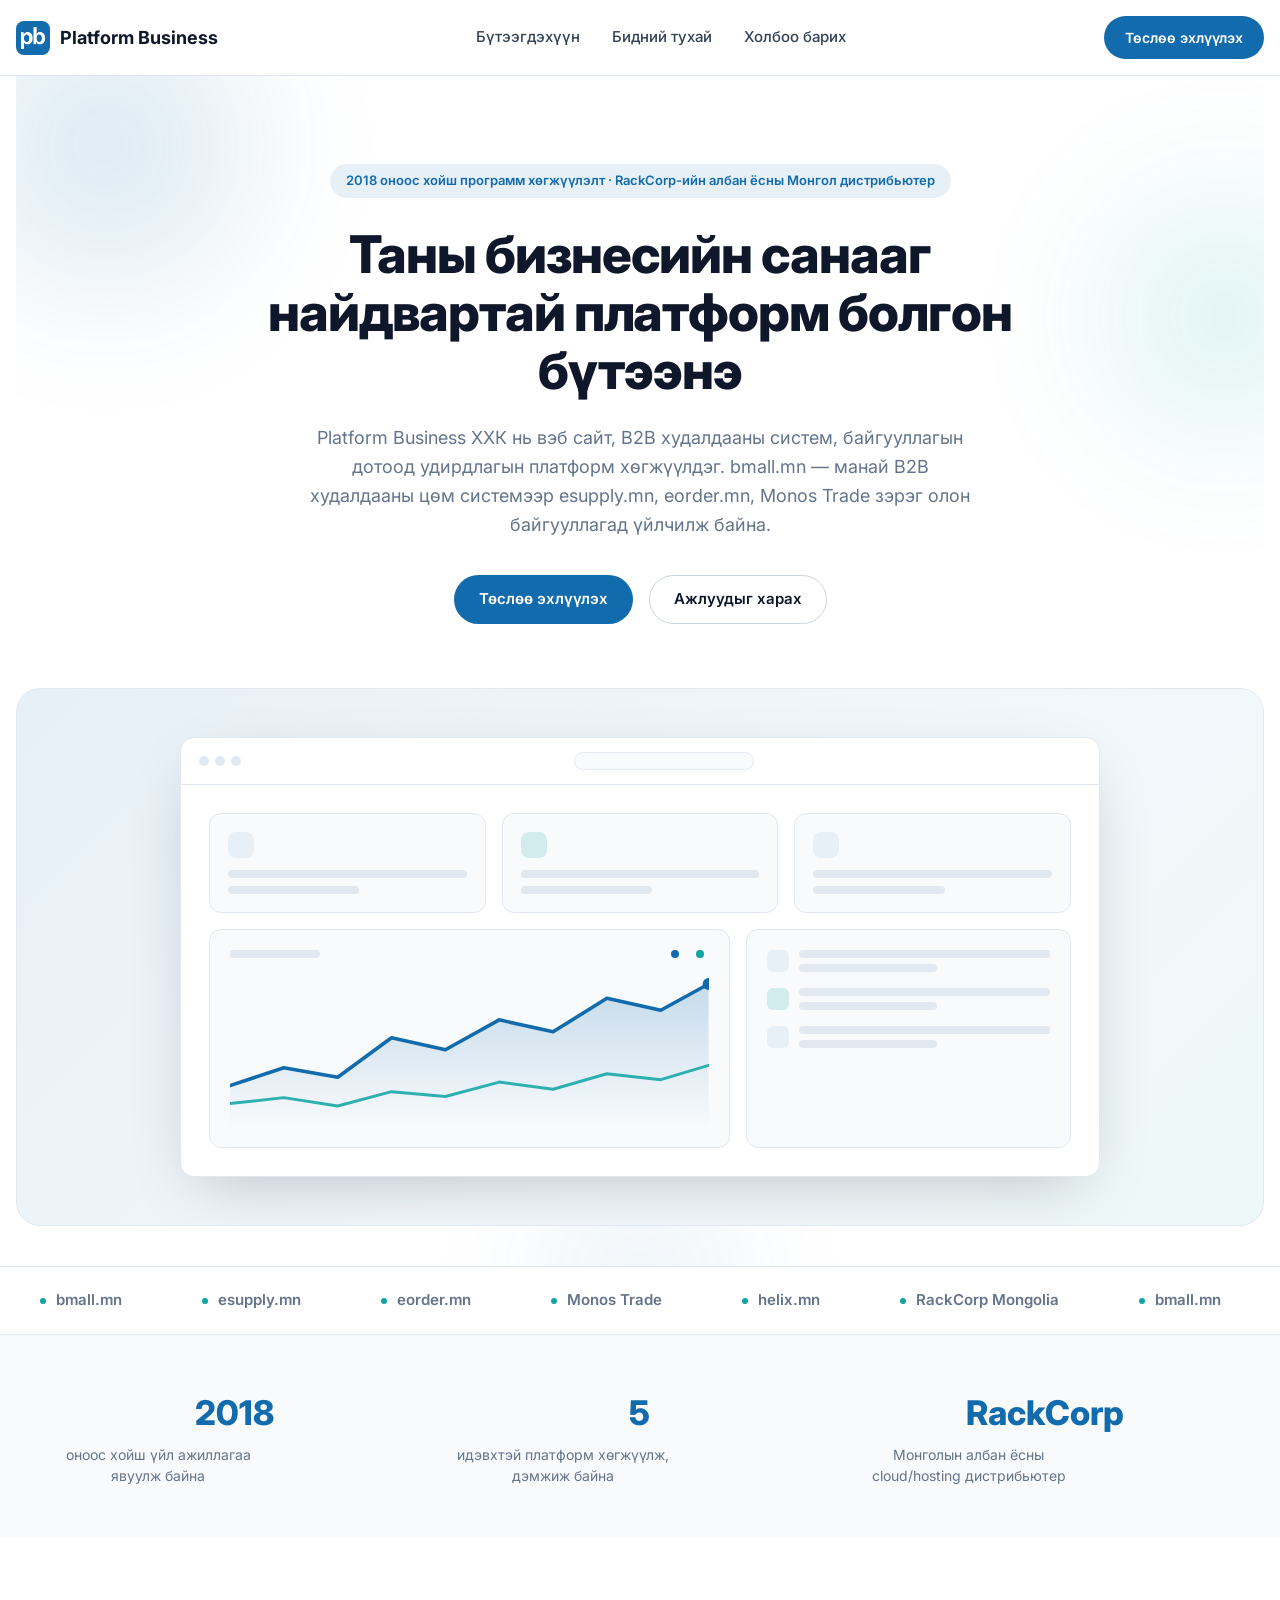
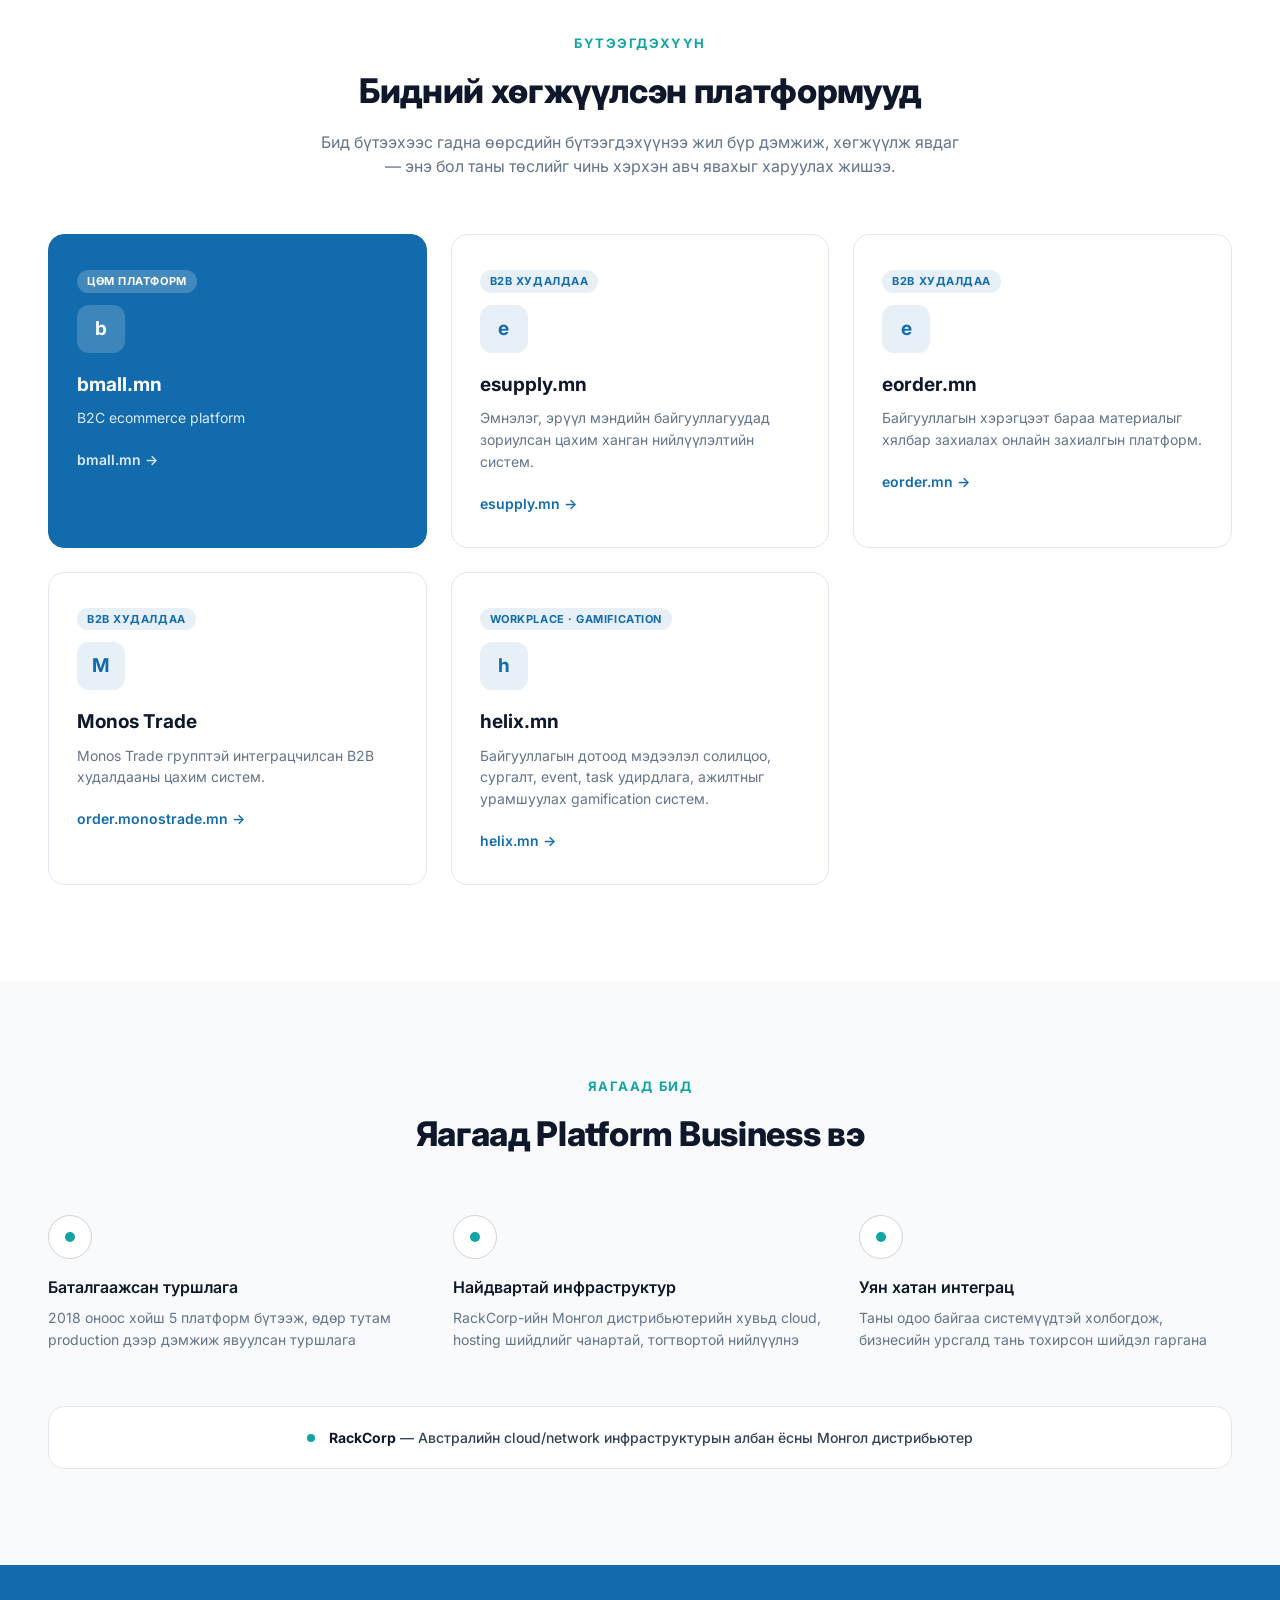
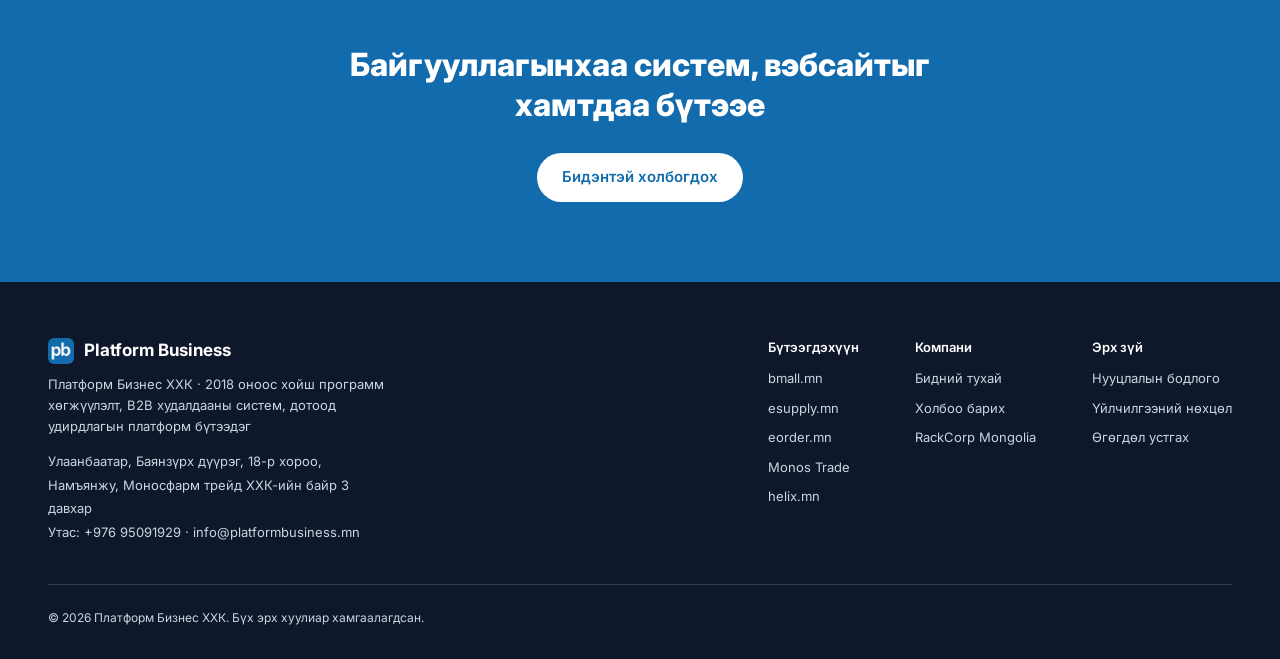
<file: index.html>
<!DOCTYPE html>
<html lang="mn">
<head>
<meta charset="UTF-8">
<meta name="viewport" content="width=device-width, initial-scale=1.0">
<title>Platform Business ХХК — Программ хөгжүүлэлт</title>
<meta name="facebook-domain-verification" content="sm1lj11gk3rhn053ufx3hvd3hnxdrh" />
<link rel="icon" href="assets/logo.jpg">
<link rel="preconnect" href="https://fonts.googleapis.com">
<link rel="preconnect" href="https://fonts.gstatic.com" crossorigin>
<link href="https://fonts.googleapis.com/css2?family=Inter:wght@400;500;600;700;800&display=swap" rel="stylesheet">
<style>
  :root{
    --primary:#126BAC;
    --primary-hover:#0D5181;
    --primary-tint:#E7F0F7;
    --accent:#0EA5A4;
    --ink-900:#0F172A;
    --ink-700:#334155;
    --ink-500:#64748B;
    --ink-300:#CBD5E1;
    --border-200:#E2E8F0;
    --bg-50:#F8FAFC;
    --white:#FFFFFF;
  }
  *{box-sizing:border-box;margin:0;padding:0;}
  html{scroll-behavior:smooth;}
  body{
    font-family:'Inter',-apple-system,BlinkMacSystemFont,'Segoe UI',sans-serif;
    color:var(--ink-900);
    background:var(--white);
    line-height:1.5;
    -webkit-font-smoothing:antialiased;
  }
  a{text-decoration:none;color:inherit;}
  img{max-width:100%;display:block;}
  .wrap{max-width:1248px;margin:0 auto;padding:0 32px;}
  @media (max-width:900px){.wrap{padding:0 20px;}}

  /* Header */
  header{
    position:sticky;top:0;z-index:50;
    background:rgba(255,255,255,.92);
    backdrop-filter:blur(8px);
    border-bottom:1px solid var(--border-200);
  }
  .header-inner{display:flex;align-items:center;justify-content:space-between;padding:16px 0;}
  .brand{display:flex;align-items:center;gap:10px;font-weight:700;font-size:18px;}
  .brand img{width:34px;height:34px;border-radius:8px;}
  nav{display:flex;gap:32px;}
  nav a{font-size:15px;font-weight:500;color:var(--ink-700);transition:color .15s;}
  nav a:hover{color:var(--primary);}
  .btn{
    display:inline-flex;align-items:center;justify-content:center;gap:8px;
    border-radius:999px;font-weight:600;font-size:15px;padding:12px 24px;
    border:1px solid transparent;cursor:pointer;transition:.15s;white-space:nowrap;
  }
  .btn-primary{background:var(--primary);color:#fff;}
  .btn-primary:hover{background:var(--primary-hover);}
  .btn-secondary{background:#fff;color:var(--ink-900);border-color:var(--ink-300);}
  .btn-secondary:hover{border-color:var(--ink-500);}
  .btn-sm{padding:10px 20px;font-size:14px;}
  .nav-links{display:flex;align-items:center;gap:32px;}
  .menu-toggle{display:none;background:none;border:none;cursor:pointer;padding:8px;}
  .menu-toggle span{display:block;width:22px;height:2px;background:var(--ink-900);margin:5px 0;}

  @media (max-width:860px){
    nav{display:none;}
    .header-inner .btn-primary{display:none;}
    .menu-toggle{display:block;}
  }

  /* Hero */
  .hero{padding:88px 0 40px;text-align:center;position:relative;overflow:hidden;}
  .hero-blob{
    position:absolute;border-radius:50%;filter:blur(60px);pointer-events:none;z-index:0;
    opacity:.55;
  }
  .hero-blob-1{
    width:420px;height:420px;background:radial-gradient(circle,rgba(18,107,172,.35),rgba(18,107,172,0) 70%);
    top:-140px;left:-120px;animation:blobFloat 14s ease-in-out infinite;
  }
  .hero-blob-2{
    width:360px;height:360px;background:radial-gradient(circle,rgba(14,165,164,.32),rgba(14,165,164,0) 70%);
    top:60px;right:-140px;animation:blobFloat 18s ease-in-out infinite reverse;
  }
  .hero-blob-3{
    width:300px;height:300px;background:radial-gradient(circle,rgba(18,107,172,.2),rgba(18,107,172,0) 70%);
    bottom:-160px;left:38%;animation:blobFloat 16s ease-in-out infinite;
  }
  .hero > *:not(.hero-blob){position:relative;z-index:1;}
  @keyframes blobFloat{
    0%,100%{transform:translate(0,0) scale(1);}
    33%{transform:translate(30px,-24px) scale(1.08);}
    66%{transform:translate(-24px,18px) scale(.95);}
  }
  @keyframes floatY{
    0%,100%{transform:translateY(0);}
    50%{transform:translateY(-14px);}
  }
  @keyframes pulseGlow{
    0%,100%{box-shadow:0 0 0 0 rgba(18,107,172,.25);}
    50%{box-shadow:0 0 0 10px rgba(18,107,172,0);}
  }
  .badge{
    display:inline-flex;align-items:center;gap:6px;
    background:var(--primary-tint);color:var(--primary);
    font-size:13px;font-weight:600;padding:7px 16px;border-radius:999px;margin-bottom:28px;
    animation:pulseGlow 3s ease-in-out infinite;
  }
  .hero h1{
    font-size:52px;font-weight:800;letter-spacing:-.02em;line-height:1.12;
    max-width:820px;margin:0 auto 24px;
  }
  .hero p.lead{
    font-size:18px;color:var(--ink-500);max-width:660px;margin:0 auto 36px;line-height:1.6;
  }
  .hero-ctas{display:flex;gap:16px;justify-content:center;margin-bottom:64px;flex-wrap:wrap;}
  .hero-visual{
    border-radius:24px;background:linear-gradient(135deg,var(--primary-tint) 0%,#f2f7fb 60%,#eef8f7 100%);
    border:1px solid var(--border-200);
    padding:48px;position:relative;overflow:hidden;
  }
  .mock-window{
    background:#fff;border-radius:14px;box-shadow:0 20px 60px -20px rgba(15,23,42,.25);
    border:1px solid var(--border-200);overflow:hidden;max-width:920px;margin:0 auto;
    animation:floatY 6s ease-in-out infinite;
  }
  .mock-bar{display:flex;align-items:center;gap:6px;padding:14px 18px;border-bottom:1px solid var(--border-200);}
  .mock-bar span{width:10px;height:10px;border-radius:50%;background:var(--border-200);}
  .mock-bar .mock-url{
    margin:0 auto;width:180px;height:18px;border-radius:999px;background:var(--bg-50);
    border:1px solid var(--border-200);
  }
  .mock-body{padding:28px;display:flex;flex-direction:column;gap:16px;text-align:left;}

  .mock-stats-row{display:grid;grid-template-columns:repeat(3,1fr);gap:16px;}
  .mock-card{background:var(--bg-50);border:1px solid var(--border-200);border-radius:12px;padding:18px;}
  .mock-card .dot{width:26px;height:26px;border-radius:8px;background:var(--primary-tint);margin-bottom:12px;}
  .mock-card .dot.accent{background:rgba(14,165,164,.16);}
  .mock-line{height:8px;border-radius:4px;background:var(--border-200);margin-bottom:8px;}
  .mock-line.short{width:55%;margin-bottom:0;}

  .mock-main-row{display:grid;grid-template-columns:1.6fr 1fr;gap:16px;}
  .mock-chart-card{background:var(--bg-50);border:1px solid var(--border-200);border-radius:12px;padding:20px;}
  .mock-chart-head{display:flex;justify-content:space-between;align-items:center;margin-bottom:14px;}
  .mock-chart-head .mock-line{margin:0;width:90px;}
  .mock-legend{display:flex;gap:12px;}
  .mock-legend i{width:8px;height:8px;border-radius:50%;background:var(--primary);display:inline-block;margin-right:5px;}
  .mock-legend i.accent{background:var(--accent);}
  .mock-legend span{font-size:0;} /* purely decorative dots, no label text */
  .mock-chart-card svg{display:block;width:100%;height:auto;}

  .mock-list-card{background:var(--bg-50);border:1px solid var(--border-200);border-radius:12px;padding:20px;display:flex;flex-direction:column;gap:16px;}
  .mock-list-row{display:flex;align-items:center;gap:10px;}
  .mock-list-row .rdot{width:22px;height:22px;border-radius:6px;background:var(--primary-tint);flex-shrink:0;}
  .mock-list-row .rdot.accent{background:rgba(14,165,164,.16);}
  .mock-list-row .rlines{flex:1;display:flex;flex-direction:column;gap:6px;}
  .mock-list-row .rlines .mock-line{margin-bottom:0;}

  @media (max-width:700px){
    .hero h1{font-size:34px;}
    .mock-stats-row{grid-template-columns:1fr;}
    .mock-main-row{grid-template-columns:1fr;}
  }

  /* Marquee */
  .marquee-band{border-top:1px solid var(--border-200);border-bottom:1px solid var(--border-200);overflow:hidden;padding:22px 0;background:#fff;}
  .marquee-track{display:flex;width:max-content;animation:marqueeScroll 28s linear infinite;}
  .marquee-band:hover .marquee-track{animation-play-state:paused;}
  .marquee-item{
    display:flex;align-items:center;gap:10px;padding:0 40px;font-size:15px;font-weight:600;color:var(--ink-500);
    white-space:nowrap;
  }
  .marquee-item i{width:6px;height:6px;border-radius:50%;background:var(--accent);display:inline-block;}
  @keyframes marqueeScroll{
    0%{transform:translateX(0);}
    100%{transform:translateX(-50%);}
  }

  /* Scroll reveal */
  .reveal{opacity:0;transform:translateY(26px);transition:opacity .7s ease, transform .7s ease;}
  .reveal.in-view{opacity:1;transform:translateY(0);}

  @media (prefers-reduced-motion:reduce){
    .hero-blob,.mock-window,.badge,.marquee-track{animation:none !important;}
    .reveal{opacity:1 !important;transform:none !important;transition:none !important;}
  }

  /* Stats */
  .stats{background:var(--bg-50);padding:52px 0;}
  .stats .wrap{display:flex;justify-content:space-between;flex-wrap:wrap;gap:32px;text-align:center;}
  .stat-num{font-size:34px;font-weight:800;color:var(--primary);margin-bottom:6px;}
  .stat-label{font-size:14px;color:var(--ink-500);max-width:220px;}
  .stat-item{flex:1;min-width:150px;}

  /* Section shared */
  section.pad{padding:96px 0;}
  .section-head{text-align:center;max-width:640px;margin:0 auto 56px;}
  .kicker{font-size:13px;font-weight:700;letter-spacing:.12em;color:var(--accent);margin-bottom:12px;}
  .section-head h2{font-size:34px;font-weight:800;margin-bottom:14px;letter-spacing:-.01em;}
  .section-head p{color:var(--ink-500);font-size:16px;}

  /* Products */
  .products-grid{display:grid;grid-template-columns:repeat(3,1fr);gap:24px;}
  @media (max-width:900px){.products-grid{grid-template-columns:1fr 1fr;}}
  @media (max-width:600px){.products-grid{grid-template-columns:1fr;}}
  .product-card{
    border:1px solid var(--border-200);border-radius:16px;padding:32px 28px;
    transition:transform .25s ease, box-shadow .25s ease, border-color .25s ease;background:#fff;
  }
  .product-card:hover{border-color:var(--primary);box-shadow:0 16px 40px -18px rgba(18,107,172,.4);transform:translateY(-6px);}
  .product-card.flagship{background:var(--primary);border-color:var(--primary);color:#fff;}
  .product-card.flagship .product-desc,.product-card.flagship .product-link{color:#dceaf5;}
  .product-card.flagship .icon-box{background:rgba(255,255,255,.18);color:#fff;}
  .icon-box{
    width:48px;height:48px;border-radius:12px;background:var(--primary-tint);color:var(--primary);
    display:flex;align-items:center;justify-content:center;font-weight:700;font-size:19px;margin-bottom:18px;
  }
  .product-card h3{font-size:19px;font-weight:700;margin-bottom:8px;}
  .tag-pill{
    display:inline-block;font-size:11px;font-weight:700;letter-spacing:.05em;
    background:rgba(255,255,255,.2);padding:3px 10px;border-radius:999px;margin-bottom:12px;
  }
  .product-card:not(.flagship) .tag-pill{background:var(--primary-tint);color:var(--primary);}
  .product-desc{font-size:14px;color:var(--ink-500);line-height:1.55;margin-bottom:18px;}
  .product-link{font-size:14px;font-weight:600;color:var(--primary);}

  /* Why us */
  .whyus{background:var(--bg-50);}
  .why-grid{display:grid;grid-template-columns:repeat(3,1fr);gap:32px;}
  @media (max-width:900px){.why-grid{grid-template-columns:1fr 1fr;}}
  @media (max-width:560px){.why-grid{grid-template-columns:1fr;}}
  .why-icon{
    width:44px;height:44px;border-radius:50%;background:#fff;border:1px solid var(--ink-300);
    display:flex;align-items:center;justify-content:center;margin-bottom:16px;
  }
  .why-icon .dot{width:10px;height:10px;border-radius:50%;background:var(--accent);}
  .why-item h4{font-size:16px;font-weight:600;margin-bottom:8px;}
  .why-item p{font-size:14px;color:var(--ink-500);line-height:1.55;}

  /* Partner strip */
  .partner-strip{
    display:flex;align-items:center;justify-content:center;gap:14px;
    background:#fff;
    border:1px solid var(--border-200);border-radius:16px;padding:20px 28px;margin-top:56px;
    flex-wrap:wrap;text-align:center;
  }
  .partner-strip .badge-dot{width:8px;height:8px;border-radius:50%;background:var(--accent);}
  .partner-strip span.label{font-size:14px;color:var(--ink-700);font-weight:500;}
  .partner-strip strong{color:var(--ink-900);}

  /* CTA band */
  .cta-band{background:var(--primary);color:#fff;padding:80px 0;text-align:center;}
  .cta-band h2{font-size:32px;font-weight:800;max-width:680px;margin:0 auto 28px;line-height:1.25;}
  .cta-band .btn-primary{background:#fff;color:var(--primary);}
  .cta-band .btn-primary:hover{background:#eef4fa;}

  /* Footer */
  footer{background:var(--ink-900);color:var(--ink-300);padding:56px 0 32px;}
  .footer-top{display:flex;justify-content:space-between;gap:40px;flex-wrap:wrap;margin-bottom:40px;}
  .footer-brand-row{display:flex;align-items:center;gap:10px;margin-bottom:10px;}
  .footer-brand-row img{width:26px;height:26px;border-radius:6px;}
  .footer-brand-row strong{color:#fff;font-size:17px;}
  .footer-tagline{font-size:13px;max-width:340px;line-height:1.6;}
  .footer-contact{font-size:13px;line-height:1.8;margin-top:14px;max-width:340px;}
  .footer-links{display:flex;gap:56px;flex-wrap:wrap;}
  .footer-col h5{color:#fff;font-size:13px;font-weight:600;margin-bottom:12px;}
  .footer-col a,.footer-col span{display:block;font-size:13px;margin-bottom:10px;color:var(--ink-300);}
  .footer-col a:hover{color:#fff;}
  .footer-divider{height:1px;background:#334155;margin-bottom:24px;}
  .footer-bottom{font-size:12px;}
</style>
</head>
<body>

<header>
  <div class="wrap header-inner">
    <a href="#top" class="brand"><img src="assets/logo.jpg" alt="Platform Business"> Platform Business</a>
    <nav>
      <a href="#products">Бүтээгдэхүүн</a>
      <a href="#about">Бидний тухай</a>
      <a href="mailto:info@platformbusiness.mn">Холбоо барих</a>
    </nav>
    <div class="nav-links">
      <a href="#contact" class="btn btn-primary btn-sm">Төслөө эхлүүлэх</a>
    </div>
  </div>
</header>

<main id="top">

  <!-- HERO -->
  <section class="hero wrap">
    <div class="hero-blob hero-blob-1"></div>
    <div class="hero-blob hero-blob-2"></div>
    <div class="hero-blob hero-blob-3"></div>
    <div class="badge">2018 оноос хойш программ хөгжүүлэлт · RackCorp-ийн албан ёсны Монгол дистрибьютер</div>
    <h1>Таны бизнесийн санааг найдвартай платформ болгон бүтээнэ</h1>
    <p class="lead">Platform Business ХХК нь вэб сайт, B2B худалдааны систем, байгууллагын дотоод удирдлагын платформ хөгжүүлдэг. bmall.mn — манай B2B худалдааны цөм системээр esupply.mn, eorder.mn, Monos Trade зэрэг олон байгууллагад үйлчилж байна.</p>
    <div class="hero-ctas">
      <a href="#contact" class="btn btn-primary">Төслөө эхлүүлэх</a>
      <a href="#products" class="btn btn-secondary">Ажлуудыг харах</a>
    </div>

    <div class="hero-visual">
      <div class="mock-window">
        <div class="mock-bar"><span></span><span></span><span></span><div class="mock-url"></div></div>
        <div class="mock-body">

          <div class="mock-stats-row">
            <div class="mock-card"><div class="dot"></div><div class="mock-line"></div><div class="mock-line short"></div></div>
            <div class="mock-card"><div class="dot accent"></div><div class="mock-line"></div><div class="mock-line short"></div></div>
            <div class="mock-card"><div class="dot"></div><div class="mock-line"></div><div class="mock-line short"></div></div>
          </div>

          <div class="mock-main-row">
            <div class="mock-chart-card">
              <div class="mock-chart-head">
                <div class="mock-line"></div>
                <div class="mock-legend"><i></i><i class="accent"></i></div>
              </div>
              <svg viewBox="0 0 400 130" preserveAspectRatio="none">
                <defs>
                  <linearGradient id="chartFill" x1="0" y1="0" x2="0" y2="1">
                    <stop offset="0%" stop-color="#126BAC" stop-opacity="0.22"/>
                    <stop offset="100%" stop-color="#126BAC" stop-opacity="0"/>
                  </linearGradient>
                </defs>
                <path d="M0,95 L45,80 L90,88 L135,55 L180,65 L225,40 L270,50 L315,22 L360,32 L400,10 L400,130 L0,130 Z" fill="url(#chartFill)"/>
                <path d="M0,95 L45,80 L90,88 L135,55 L180,65 L225,40 L270,50 L315,22 L360,32 L400,10" fill="none" stroke="#126BAC" stroke-width="3" stroke-linecap="round" stroke-linejoin="round"/>
                <path d="M0,110 L45,105 L90,112 L135,100 L180,104 L225,92 L270,98 L315,85 L360,90 L400,78" fill="none" stroke="#0EA5A4" stroke-width="2.5" stroke-linecap="round" stroke-linejoin="round" opacity="0.85"/>
                <circle cx="400" cy="10" r="5" fill="#126BAC"/>
              </svg>
            </div>

            <div class="mock-list-card">
              <div class="mock-list-row"><div class="rdot"></div><div class="rlines"><div class="mock-line"></div><div class="mock-line short"></div></div></div>
              <div class="mock-list-row"><div class="rdot accent"></div><div class="rlines"><div class="mock-line"></div><div class="mock-line short"></div></div></div>
              <div class="mock-list-row"><div class="rdot"></div><div class="rlines"><div class="mock-line"></div><div class="mock-line short"></div></div></div>
            </div>
          </div>

        </div>
      </div>
    </div>
  </section>

  <!-- MARQUEE -->
  <div class="marquee-band">
    <div class="marquee-track">
      <span class="marquee-item"><i></i>bmall.mn</span>
      <span class="marquee-item"><i></i>esupply.mn</span>
      <span class="marquee-item"><i></i>eorder.mn</span>
      <span class="marquee-item"><i></i>Monos Trade</span>
      <span class="marquee-item"><i></i>helix.mn</span>
      <span class="marquee-item"><i></i>RackCorp Mongolia</span>
      <span class="marquee-item"><i></i>bmall.mn</span>
      <span class="marquee-item"><i></i>esupply.mn</span>
      <span class="marquee-item"><i></i>eorder.mn</span>
      <span class="marquee-item"><i></i>Monos Trade</span>
      <span class="marquee-item"><i></i>helix.mn</span>
      <span class="marquee-item"><i></i>RackCorp Mongolia</span>
    </div>
  </div>

  <!-- STATS -->
  <section class="stats">
    <div class="wrap">
      <div class="stat-item reveal"><div class="stat-num">2018</div><div class="stat-label">оноос хойш үйл ажиллагаа явуулж байна</div></div>
      <div class="stat-item reveal"><div class="stat-num">5</div><div class="stat-label">идэвхтэй платформ хөгжүүлж, дэмжиж байна</div></div>
      <div class="stat-item reveal"><div class="stat-num">RackCorp</div><div class="stat-label">Монголын албан ёсны cloud/hosting дистрибьютер</div></div>
    </div>
  </section>

  <!-- PRODUCTS -->
  <section class="pad" id="products">
    <div class="wrap">
      <div class="section-head reveal">
        <div class="kicker">БҮТЭЭГДЭХҮҮН</div>
        <h2>Бидний хөгжүүлсэн платформууд</h2>
        <p>Бид бүтээхээс гадна өөрсдийн бүтээгдэхүүнээ жил бүр дэмжиж, хөгжүүлж явдаг — энэ бол таны төслийг чинь хэрхэн авч явахыг харуулах жишээ.</p>
      </div>

      <div class="products-grid">
        <div class="product-card flagship reveal">
          <div class="tag-pill">ЦӨМ ПЛАТФОРМ</div>
          <div class="icon-box">b</div>
          <h3>bmall.mn</h3>
          <p class="product-desc">B2C ecommerce platform</p>
          <a href="https://bmall.mn" target="_blank" class="product-link">bmall.mn →</a>
        </div>
        <div class="product-card reveal">
          <div class="tag-pill">B2B ХУДАЛДАА</div>
          <div class="icon-box">e</div>
          <h3>esupply.mn</h3>
          <p class="product-desc">Эмнэлэг, эрүүл мэндийн байгууллагуудад зориулсан цахим ханган нийлүүлэлтийн систем.</p>
          <a href="https://esupply.mn" target="_blank" class="product-link">esupply.mn →</a>
        </div>
        <div class="product-card reveal">
          <div class="tag-pill">B2B ХУДАЛДАА</div>
          <div class="icon-box">e</div>
          <h3>eorder.mn</h3>
          <p class="product-desc">Байгууллагын хэрэгцээт бараа материалыг хялбар захиалах онлайн захиалгын платформ.</p>
          <a href="https://eorder.mn" target="_blank" class="product-link">eorder.mn →</a>
        </div>
        <div class="product-card reveal">
          <div class="tag-pill">B2B ХУДАЛДАА</div>
          <div class="icon-box">M</div>
          <h3>Monos Trade</h3>
          <p class="product-desc">Monos Trade групптэй интеграцчилсан B2B худалдааны цахим систем.</p>
          <a href="https://order.monostrade.mn" target="_blank" class="product-link">order.monostrade.mn →</a>
        </div>
        <div class="product-card reveal">
          <div class="tag-pill">WORKPLACE · GAMIFICATION</div>
          <div class="icon-box">h</div>
          <h3>helix.mn</h3>
          <p class="product-desc">Байгууллагын дотоод мэдээлэл солилцоо, сургалт, event, task удирдлага, ажилтныг урамшуулах gamification систем.</p>
          <a href="https://helix.mn" target="_blank" class="product-link">helix.mn →</a>
        </div>
      </div>
    </div>
  </section>

  <!-- WHY US -->
  <section class="pad whyus" id="whyus">
    <div class="wrap">
      <div class="section-head reveal">
        <div class="kicker">ЯАГААД БИД</div>
        <h2>Яагаад Platform Business вэ</h2>
      </div>

      <div class="why-grid">
        <div class="why-item reveal">
          <div class="why-icon"><div class="dot"></div></div>
          <h4>Баталгаажсан туршлага</h4>
          <p>2018 оноос хойш 5 платформ бүтээж, өдөр тутам production дээр дэмжиж явуулсан туршлага</p>
        </div>
        <div class="why-item reveal">
          <div class="why-icon"><div class="dot"></div></div>
          <h4>Найдвартай инфраструктур</h4>
          <p>RackCorp-ийн Монгол дистрибьютерийн хувьд cloud, hosting шийдлийг чанартай, тогтвортой нийлүүлнэ</p>
        </div>
        <div class="why-item reveal">
          <div class="why-icon"><div class="dot"></div></div>
          <h4>Уян хатан интеграц</h4>
          <p>Таны одоо байгаа системүүдтэй холбогдож, бизнесийн урсгалд тань тохирсон шийдэл гаргана</p>
        </div>
      </div>

      <div class="partner-strip reveal">
        <span class="badge-dot"></span>
        <span class="label"><strong>RackCorp</strong> — Австралийн cloud/network инфраструктурын албан ёсны Монгол дистрибьютер</span>
      </div>
    </div>
  </section>

  <!-- CTA -->
  <section class="cta-band" id="contact">
    <div class="wrap">
      <h2>Байгууллагынхаа систем, вэбсайтыг хамтдаа бүтээе</h2>
      <a href="mailto:info@platformbusiness.mn" class="btn btn-primary">Бидэнтэй холбогдох</a>
    </div>
  </section>

</main>

<footer id="about">
  <div class="wrap">
    <div class="footer-top">
      <div>
        <div class="footer-brand-row"><img src="assets/logo.jpg" alt="Platform Business"><strong>Platform Business</strong></div>
        <div class="footer-tagline">Платформ Бизнес ХХК · 2018 оноос хойш программ хөгжүүлэлт, B2B худалдааны систем, дотоод удирдлагын платформ бүтээдэг</div>
        <div class="footer-contact">
          Улаанбаатар, Баянзүрх дүүрэг, 18-р хороо,<br>
          Намъянжу, Моносфарм трейд ХХК-ийн байр 3 давхар<br>
          Утас: +976 95091929 · info@platformbusiness.mn
        </div>
      </div>
      <div class="footer-links">
        <div class="footer-col">
          <h5>Бүтээгдэхүүн</h5>
          <a href="https://bmall.mn" target="_blank">bmall.mn</a>
          <a href="https://esupply.mn" target="_blank">esupply.mn</a>
          <a href="https://eorder.mn" target="_blank">eorder.mn</a>
          <a href="https://order.monostrade.mn" target="_blank">Monos Trade</a>
          <a href="https://helix.mn" target="_blank">helix.mn</a>
        </div>
        <div class="footer-col">
          <h5>Компани</h5>
          <a href="#top">Бидний тухай</a>
          <a href="mailto:info@platformbusiness.mn">Холбоо барих</a>
          <span>RackCorp Mongolia</span>
        </div>
        <div class="footer-col">
          <h5>Эрх зүй</h5>
          <a href="/privacy">Нууцлалын бодлого</a>
          <a href="/terms">Үйлчилгээний нөхцөл</a>
          <a href="/data-deletion">Өгөгдөл устгах</a>
        </div>
      </div>
    </div>
    <div class="footer-divider"></div>
    <div class="footer-bottom">© 2026 Платформ Бизнес ХХК. Бүх эрх хуулиар хамгаалагдсан.</div>
  </div>
</footer>

<script>
  (function(){
    var els = document.querySelectorAll('.reveal');
    if (!('IntersectionObserver' in window)) {
      els.forEach(function(el){ el.classList.add('in-view'); });
      return;
    }
    var io = new IntersectionObserver(function(entries){
      entries.forEach(function(entry){
        if (entry.isIntersecting) {
          entry.target.classList.add('in-view');
          io.unobserve(entry.target);
        }
      });
    }, { threshold: 0.15, rootMargin: '0px 0px -40px 0px' });
    els.forEach(function(el, i){
      el.style.transitionDelay = (Math.min(i % 4, 3) * 0.08) + 's';
      io.observe(el);
    });
  })();
</script>
</body>
</html>
</file>
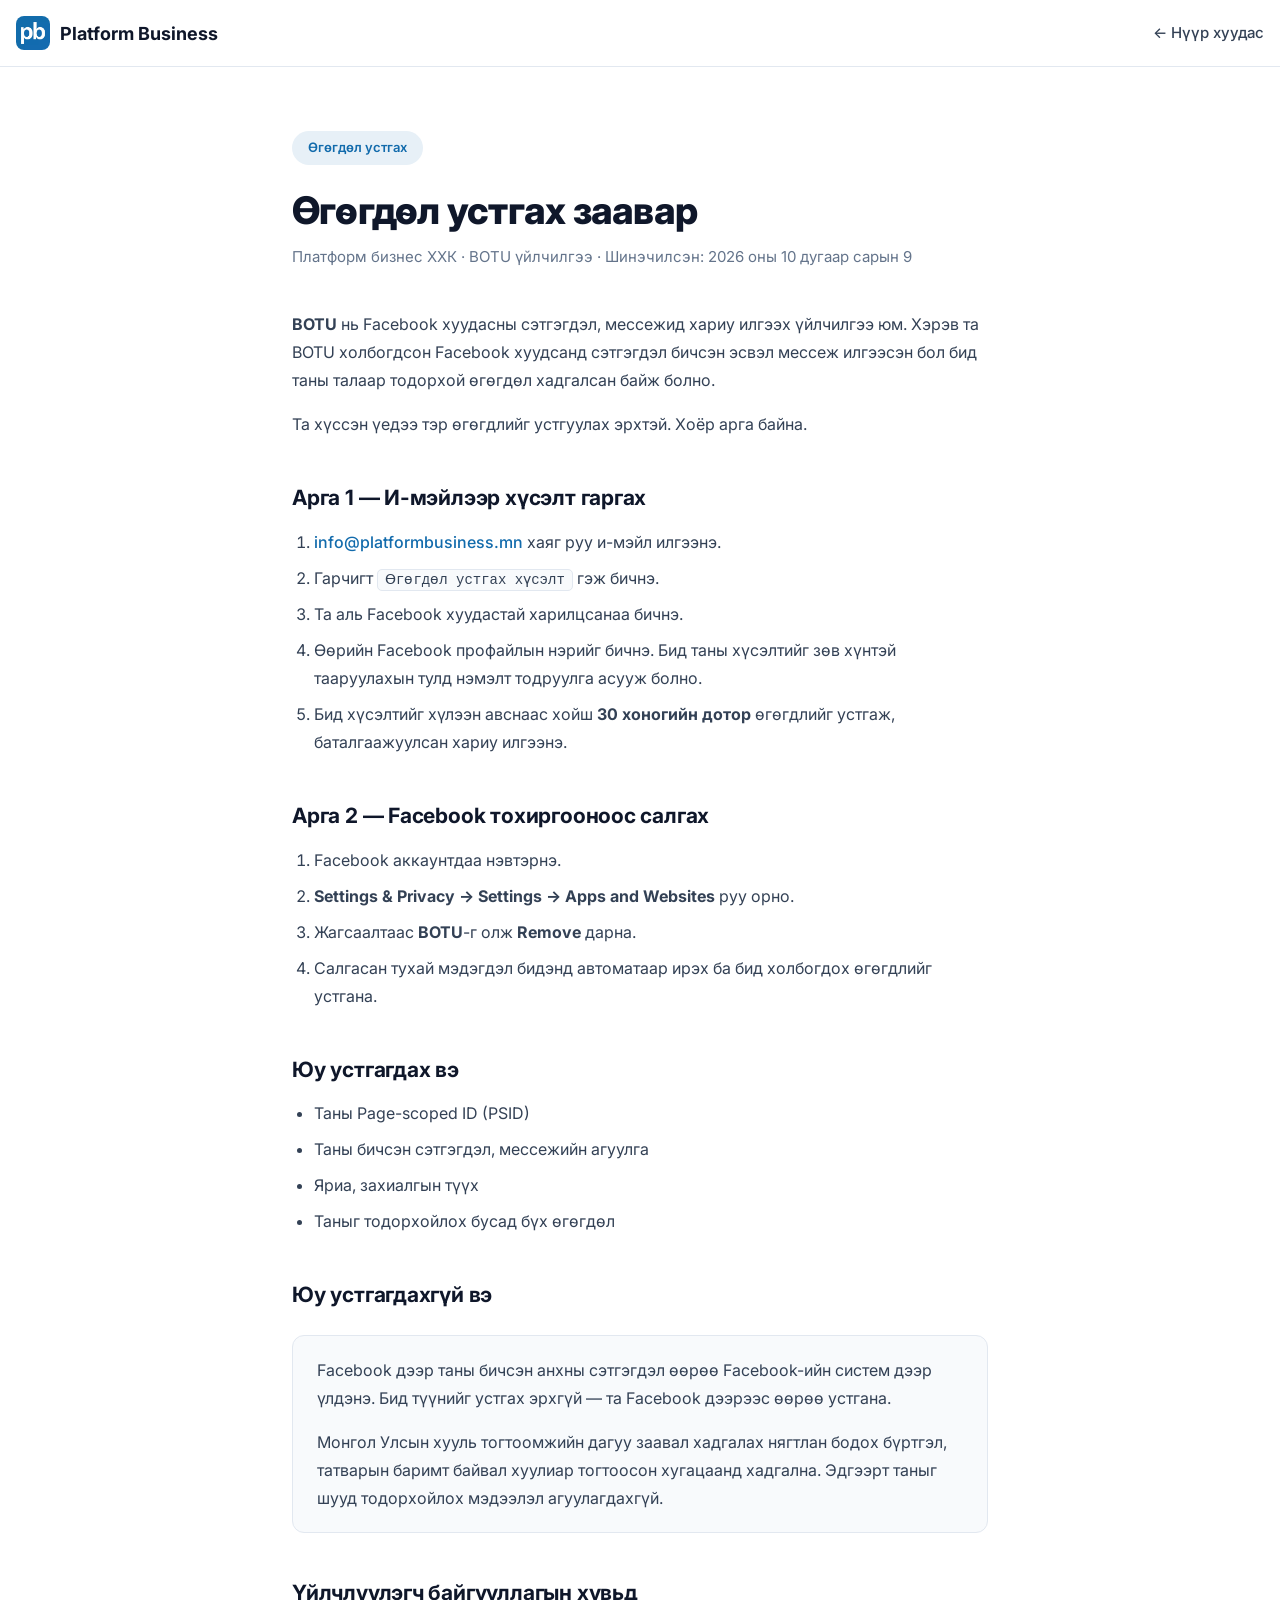
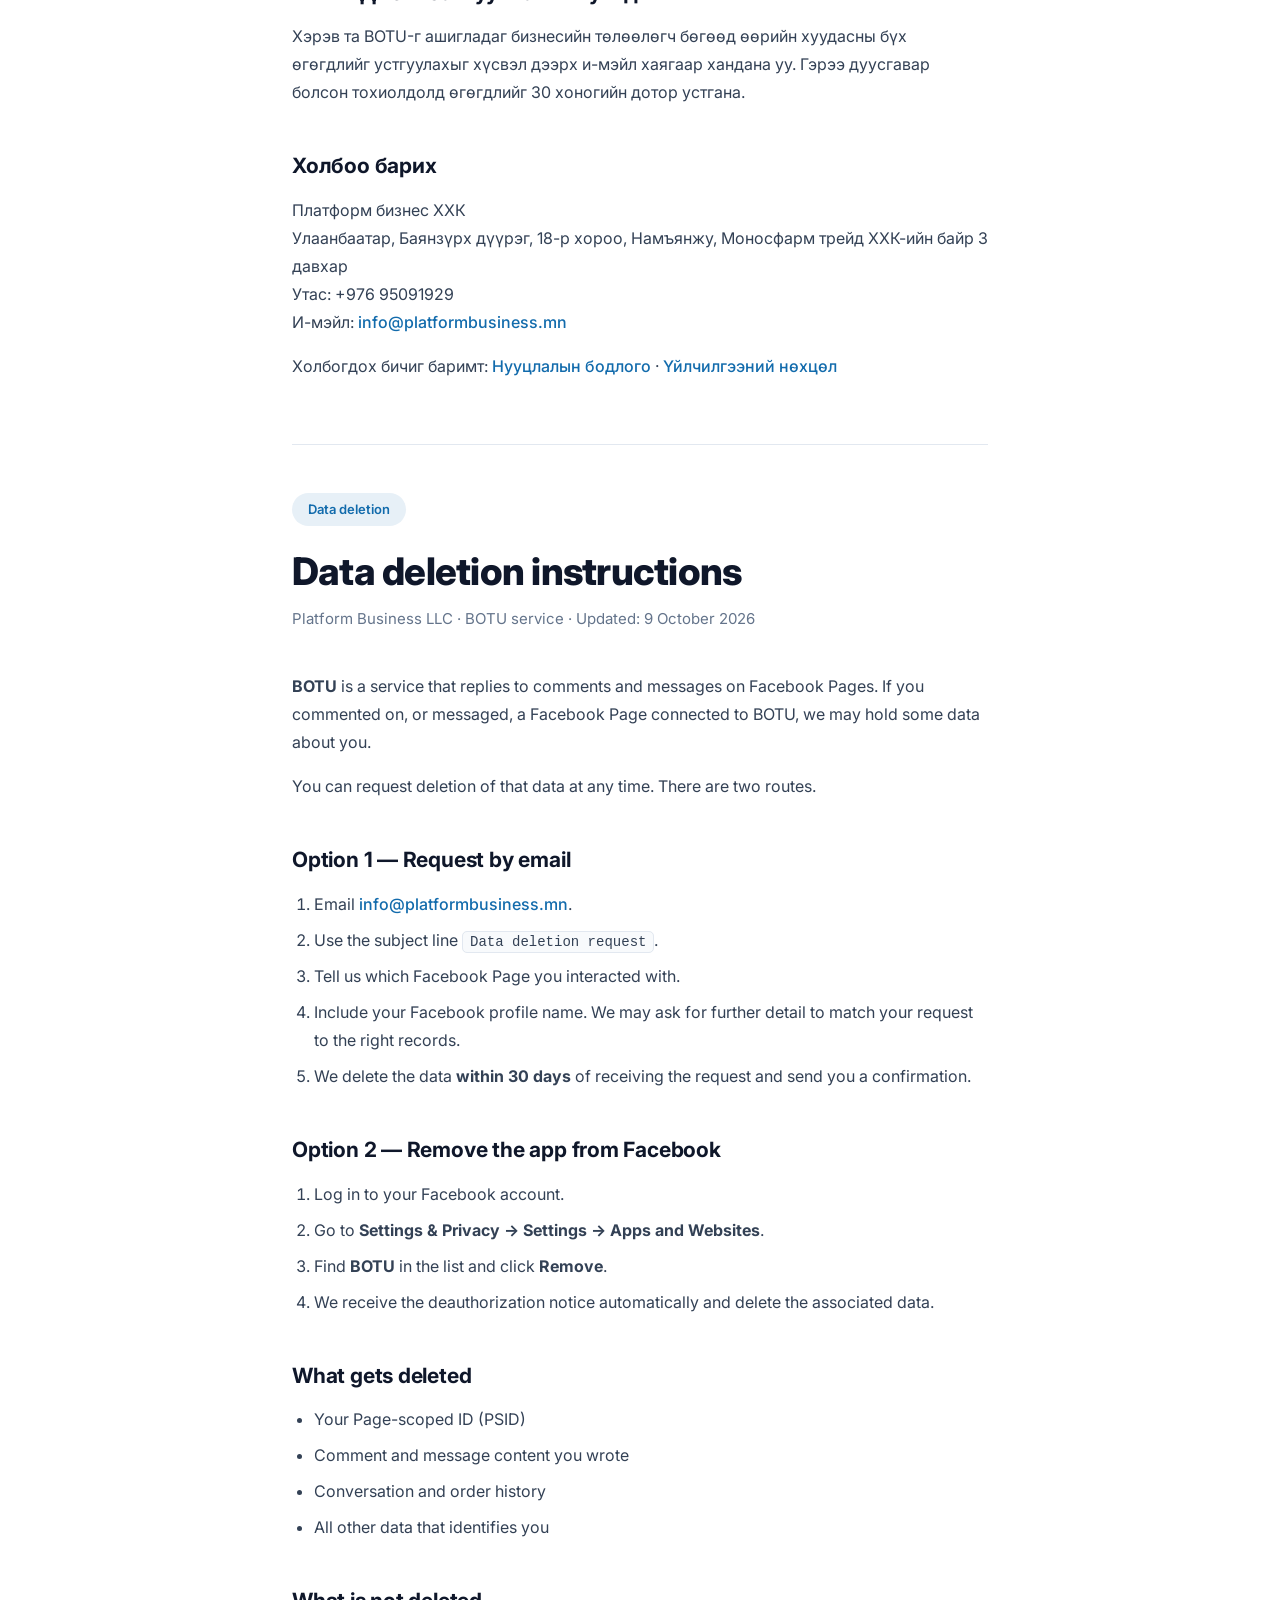
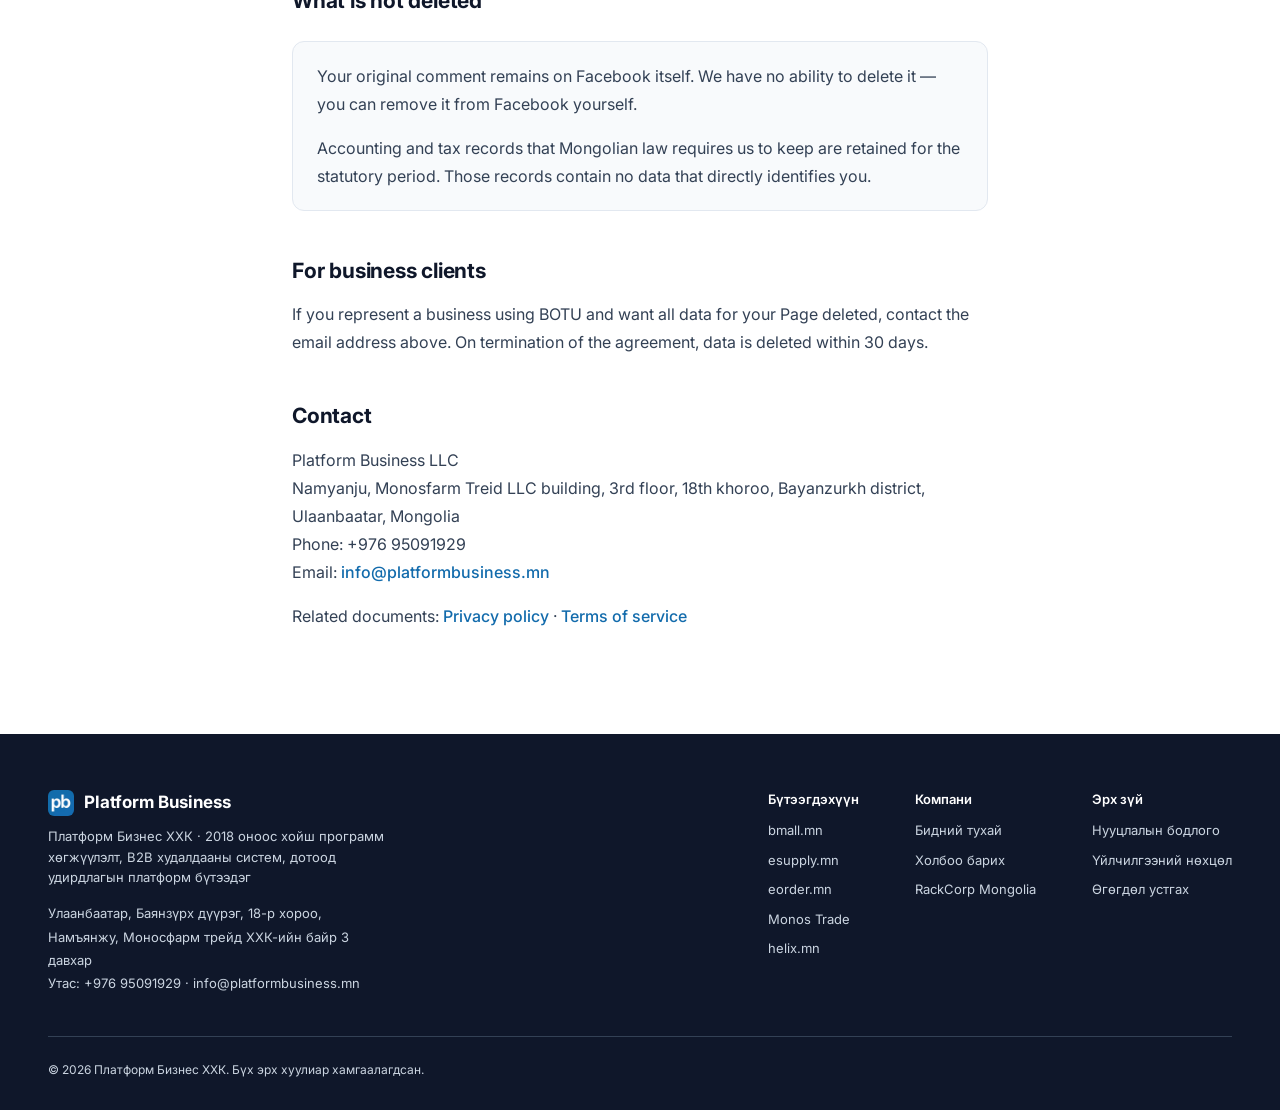
<file: data-deletion/index.html>
<!DOCTYPE html>
<html lang="mn">
<head>
<meta charset="UTF-8">
<meta name="viewport" content="width=device-width, initial-scale=1.0">
<title>Өгөгдөл устгах заавар — Платформ бизнес ХХК</title>
<meta name="description" content="BOTU үйлчилгээнээс хувийн өгөгдлөө устгуулах заавар.">
<link rel="icon" href="../assets/logo.jpg">
<link rel="preconnect" href="https://fonts.googleapis.com">
<link rel="preconnect" href="https://fonts.gstatic.com" crossorigin>
<link href="https://fonts.googleapis.com/css2?family=Inter:wght@400;500;600;700;800&display=swap" rel="stylesheet">
<link rel="stylesheet" href="../assets/legal.css">
</head>
<body>

<header>
  <div class="wrap header-inner">
    <a class="brand" href="/"><img src="../assets/logo.jpg" alt="Platform Business"><span>Platform Business</span></a>
    <a class="back-link" href="/">← Нүүр хуудас</a>
  </div>
</header>

<main>

<div class="doc-badge">Өгөгдөл устгах</div>
<h1>Өгөгдөл устгах заавар</h1>
<p class="meta">Платформ бизнес ХХК · BOTU үйлчилгээ · Шинэчилсэн: 2026 оны 10 дугаар сарын 9</p>

<p><strong>BOTU</strong> нь Facebook хуудасны сэтгэгдэл, мессежид хариу илгээх үйлчилгээ юм. Хэрэв та BOTU холбогдсон Facebook хуудсанд сэтгэгдэл бичсэн эсвэл мессеж илгээсэн бол бид таны талаар тодорхой өгөгдөл хадгалсан байж болно.</p>

<p>Та хүссэн үедээ тэр өгөгдлийг устгуулах эрхтэй. Хоёр арга байна.</p>

<h2>Арга 1 — И-мэйлээр хүсэлт гаргах</h2>
<ol>
<li><a href="mailto:info@platformbusiness.mn?subject=%D3%A8%D0%B3%D3%A9%D0%B3%D0%B4%D3%A9%D0%BB%20%D1%83%D1%81%D1%82%D0%B3%D0%B0%D1%85%20%D1%85%D2%AF%D1%81%D1%8D%D0%BB%D1%82">info@platformbusiness.mn</a> хаяг руу и-мэйл илгээнэ.</li>
<li>Гарчигт <code>Өгөгдөл устгах хүсэлт</code> гэж бичнэ.</li>
<li>Та аль Facebook хуудастай харилцсанаа бичнэ.</li>
<li>Өөрийн Facebook профайлын нэрийг бичнэ. Бид таны хүсэлтийг зөв хүнтэй тааруулахын тулд нэмэлт тодруулга асууж болно.</li>
<li>Бид хүсэлтийг хүлээн авснаас хойш <strong>30 хоногийн дотор</strong> өгөгдлийг устгаж, баталгаажуулсан хариу илгээнэ.</li>
</ol>

<h2>Арга 2 — Facebook тохиргооноос салгах</h2>
<ol>
<li>Facebook аккаунтдаа нэвтэрнэ.</li>
<li><strong>Settings &amp; Privacy → Settings → Apps and Websites</strong> руу орно.</li>
<li>Жагсаалтаас <strong>BOTU</strong>-г олж <strong>Remove</strong> дарна.</li>
<li>Салгасан тухай мэдэгдэл бидэнд автоматаар ирэх ба бид холбогдох өгөгдлийг устгана.</li>
</ol>

<h2>Юу устгагдах вэ</h2>
<ul>
<li>Таны Page-scoped ID (PSID)</li>
<li>Таны бичсэн сэтгэгдэл, мессежийн агуулга</li>
<li>Яриа, захиалгын түүх</li>
<li>Таныг тодорхойлох бусад бүх өгөгдөл</li>
</ul>

<h2>Юу устгагдахгүй вэ</h2>
<div class="callout">
<p>Facebook дээр таны бичсэн анхны сэтгэгдэл өөрөө Facebook-ийн систем дээр үлдэнэ. Бид түүнийг устгах эрхгүй — та Facebook дээрээс өөрөө устгана.</p>
<p>Монгол Улсын хууль тогтоомжийн дагуу заавал хадгалах нягтлан бодох бүртгэл, татварын баримт байвал хуулиар тогтоосон хугацаанд хадгална. Эдгээрт таныг шууд тодорхойлох мэдээлэл агуулагдахгүй.</p>
</div>

<h2>Үйлчлүүлэгч байгууллагын хувьд</h2>
<p>Хэрэв та BOTU-г ашигладаг бизнесийн төлөөлөгч бөгөөд өөрийн хуудасны бүх өгөгдлийг устгуулахыг хүсвэл дээрх и-мэйл хаягаар хандана уу. Гэрээ дуусгавар болсон тохиолдолд өгөгдлийг 30 хоногийн дотор устгана.</p>

<h2>Холбоо барих</h2>
<p>
Платформ бизнес ХХК<br>
Улаанбаатар, Баянзүрх дүүрэг, 18-р хороо, Намъянжу, Моносфарм трейд ХХК-ийн байр 3 давхар<br>
Утас: +976 95091929<br>
И-мэйл: <a href="mailto:info@platformbusiness.mn">info@platformbusiness.mn</a>
</p>

<p>Холбогдох бичиг баримт: <a href="/privacy">Нууцлалын бодлого</a> · <a href="/terms">Үйлчилгээний нөхцөл</a></p>

<hr class="lang-divider">

<div class="doc-badge">Data deletion</div>
<h1>Data deletion instructions</h1>
<p class="meta">Platform Business LLC · BOTU service · Updated: 9 October 2026</p>

<p><strong>BOTU</strong> is a service that replies to comments and messages on Facebook Pages. If you commented on, or messaged, a Facebook Page connected to BOTU, we may hold some data about you.</p>

<p>You can request deletion of that data at any time. There are two routes.</p>

<h2>Option 1 — Request by email</h2>
<ol>
<li>Email <a href="mailto:info@platformbusiness.mn?subject=Data%20deletion%20request">info@platformbusiness.mn</a>.</li>
<li>Use the subject line <code>Data deletion request</code>.</li>
<li>Tell us which Facebook Page you interacted with.</li>
<li>Include your Facebook profile name. We may ask for further detail to match your request to the right records.</li>
<li>We delete the data <strong>within 30 days</strong> of receiving the request and send you a confirmation.</li>
</ol>

<h2>Option 2 — Remove the app from Facebook</h2>
<ol>
<li>Log in to your Facebook account.</li>
<li>Go to <strong>Settings &amp; Privacy → Settings → Apps and Websites</strong>.</li>
<li>Find <strong>BOTU</strong> in the list and click <strong>Remove</strong>.</li>
<li>We receive the deauthorization notice automatically and delete the associated data.</li>
</ol>

<h2>What gets deleted</h2>
<ul>
<li>Your Page-scoped ID (PSID)</li>
<li>Comment and message content you wrote</li>
<li>Conversation and order history</li>
<li>All other data that identifies you</li>
</ul>

<h2>What is not deleted</h2>
<div class="callout">
<p>Your original comment remains on Facebook itself. We have no ability to delete it — you can remove it from Facebook yourself.</p>
<p>Accounting and tax records that Mongolian law requires us to keep are retained for the statutory period. Those records contain no data that directly identifies you.</p>
</div>

<h2>For business clients</h2>
<p>If you represent a business using BOTU and want all data for your Page deleted, contact the email address above. On termination of the agreement, data is deleted within 30 days.</p>

<h2>Contact</h2>
<p>
Platform Business LLC<br>
Namyanju, Monosfarm Treid LLC building, 3rd floor, 18th khoroo, Bayanzurkh district, Ulaanbaatar, Mongolia<br>
Phone: +976 95091929<br>
Email: <a href="mailto:info@platformbusiness.mn">info@platformbusiness.mn</a>
</p>

<p>Related documents: <a href="/privacy">Privacy policy</a> · <a href="/terms">Terms of service</a></p>

</main>

<footer>
  <div class="wrap">
    <div class="footer-top">
      <div>
        <div class="footer-brand-row"><img src="../assets/logo.jpg" alt="Platform Business"><strong>Platform Business</strong></div>
        <div class="footer-tagline">Платформ Бизнес ХХК · 2018 оноос хойш программ хөгжүүлэлт, B2B худалдааны систем, дотоод удирдлагын платформ бүтээдэг</div>
        <div class="footer-contact">
          Улаанбаатар, Баянзүрх дүүрэг, 18-р хороо,<br>
          Намъянжу, Моносфарм трейд ХХК-ийн байр 3 давхар<br>
          Утас: +976 95091929 · info@platformbusiness.mn
        </div>
      </div>
      <div class="footer-links">
        <div class="footer-col">
          <h5>Бүтээгдэхүүн</h5>
          <a href="https://bmall.mn" target="_blank">bmall.mn</a>
          <a href="https://esupply.mn" target="_blank">esupply.mn</a>
          <a href="https://eorder.mn" target="_blank">eorder.mn</a>
          <a href="https://order.monostrade.mn" target="_blank">Monos Trade</a>
          <a href="https://helix.mn" target="_blank">helix.mn</a>
        </div>
        <div class="footer-col">
          <h5>Компани</h5>
          <a href="/#about">Бидний тухай</a>
          <a href="/#contact">Холбоо барих</a>
          <span>RackCorp Mongolia</span>
        </div>
        <div class="footer-col">
          <h5>Эрх зүй</h5>
          <a href="/privacy">Нууцлалын бодлого</a>
          <a href="/terms">Үйлчилгээний нөхцөл</a>
          <a href="/data-deletion">Өгөгдөл устгах</a>
        </div>
      </div>
    </div>
    <div class="footer-divider"></div>
    <div class="footer-bottom">© 2026 Платформ Бизнес ХХК. Бүх эрх хуулиар хамгаалагдсан.</div>
  </div>
</footer>

</body>
</html>
</file>
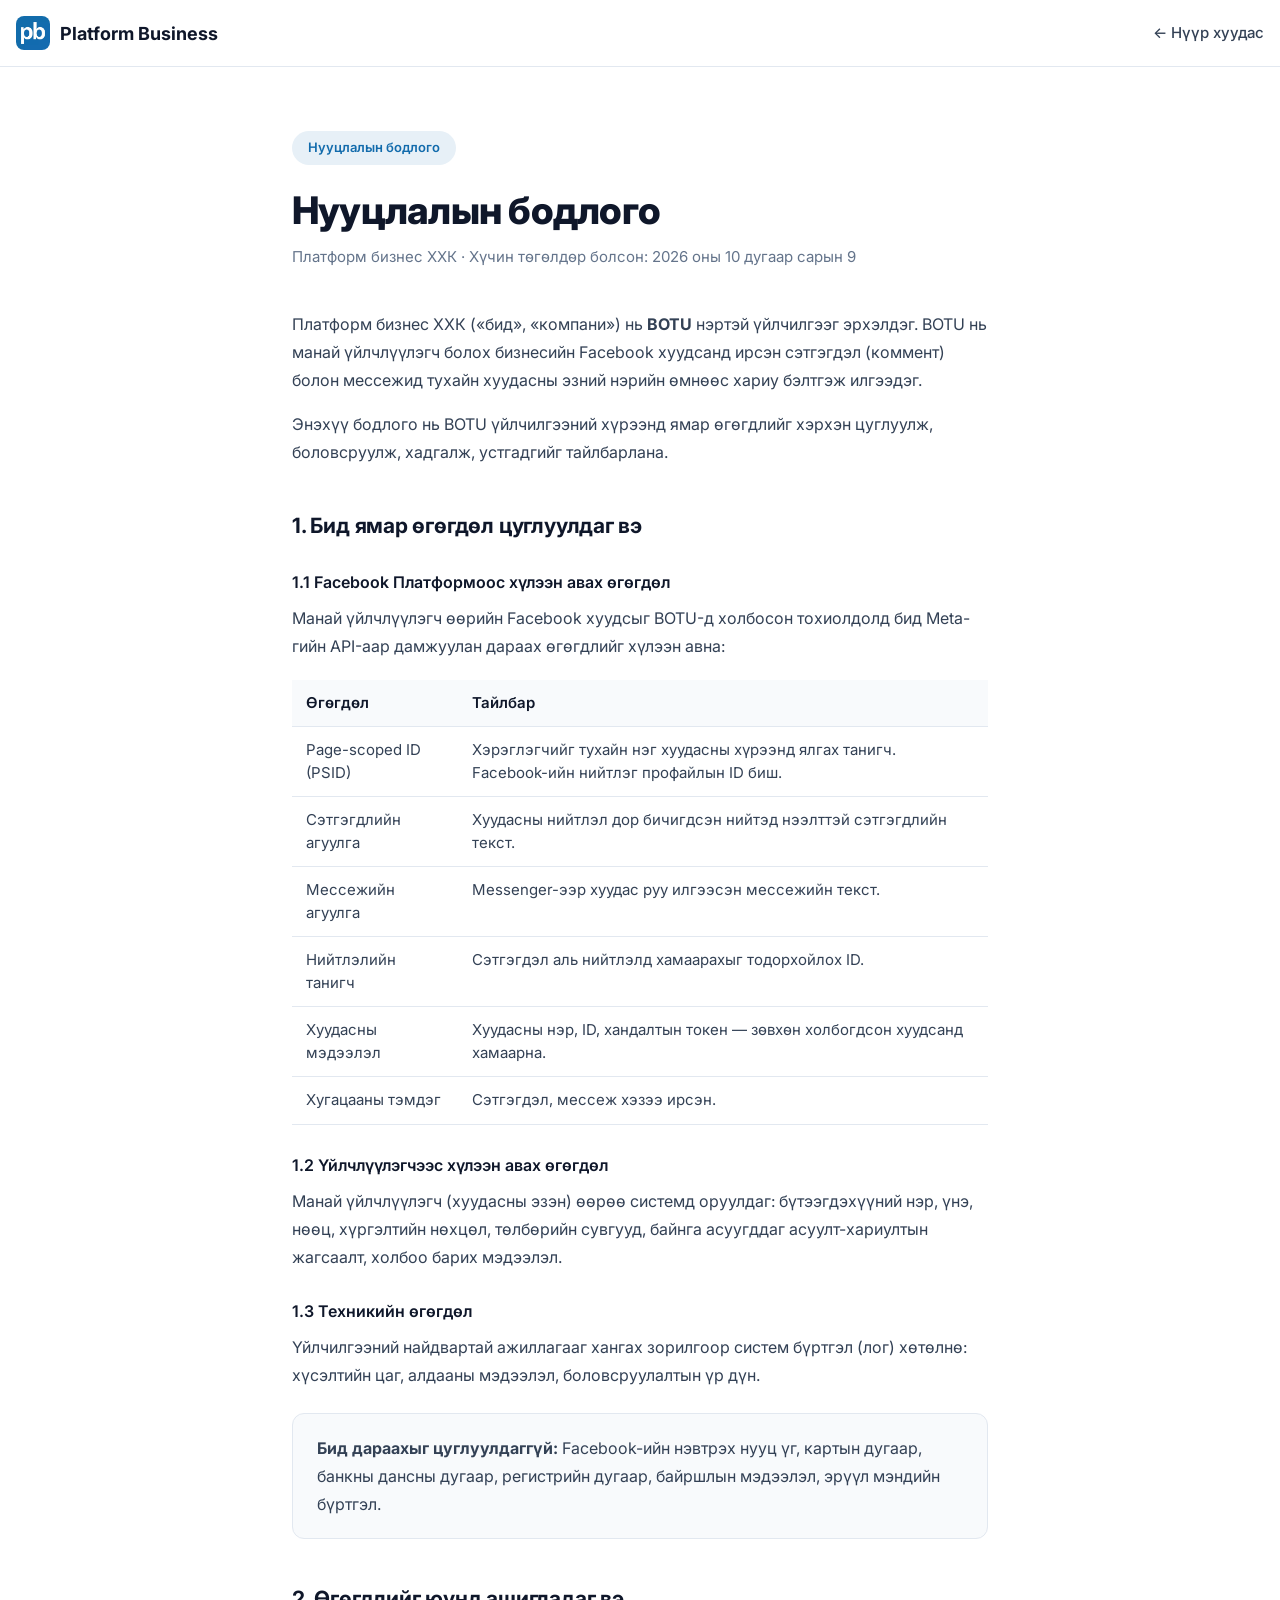
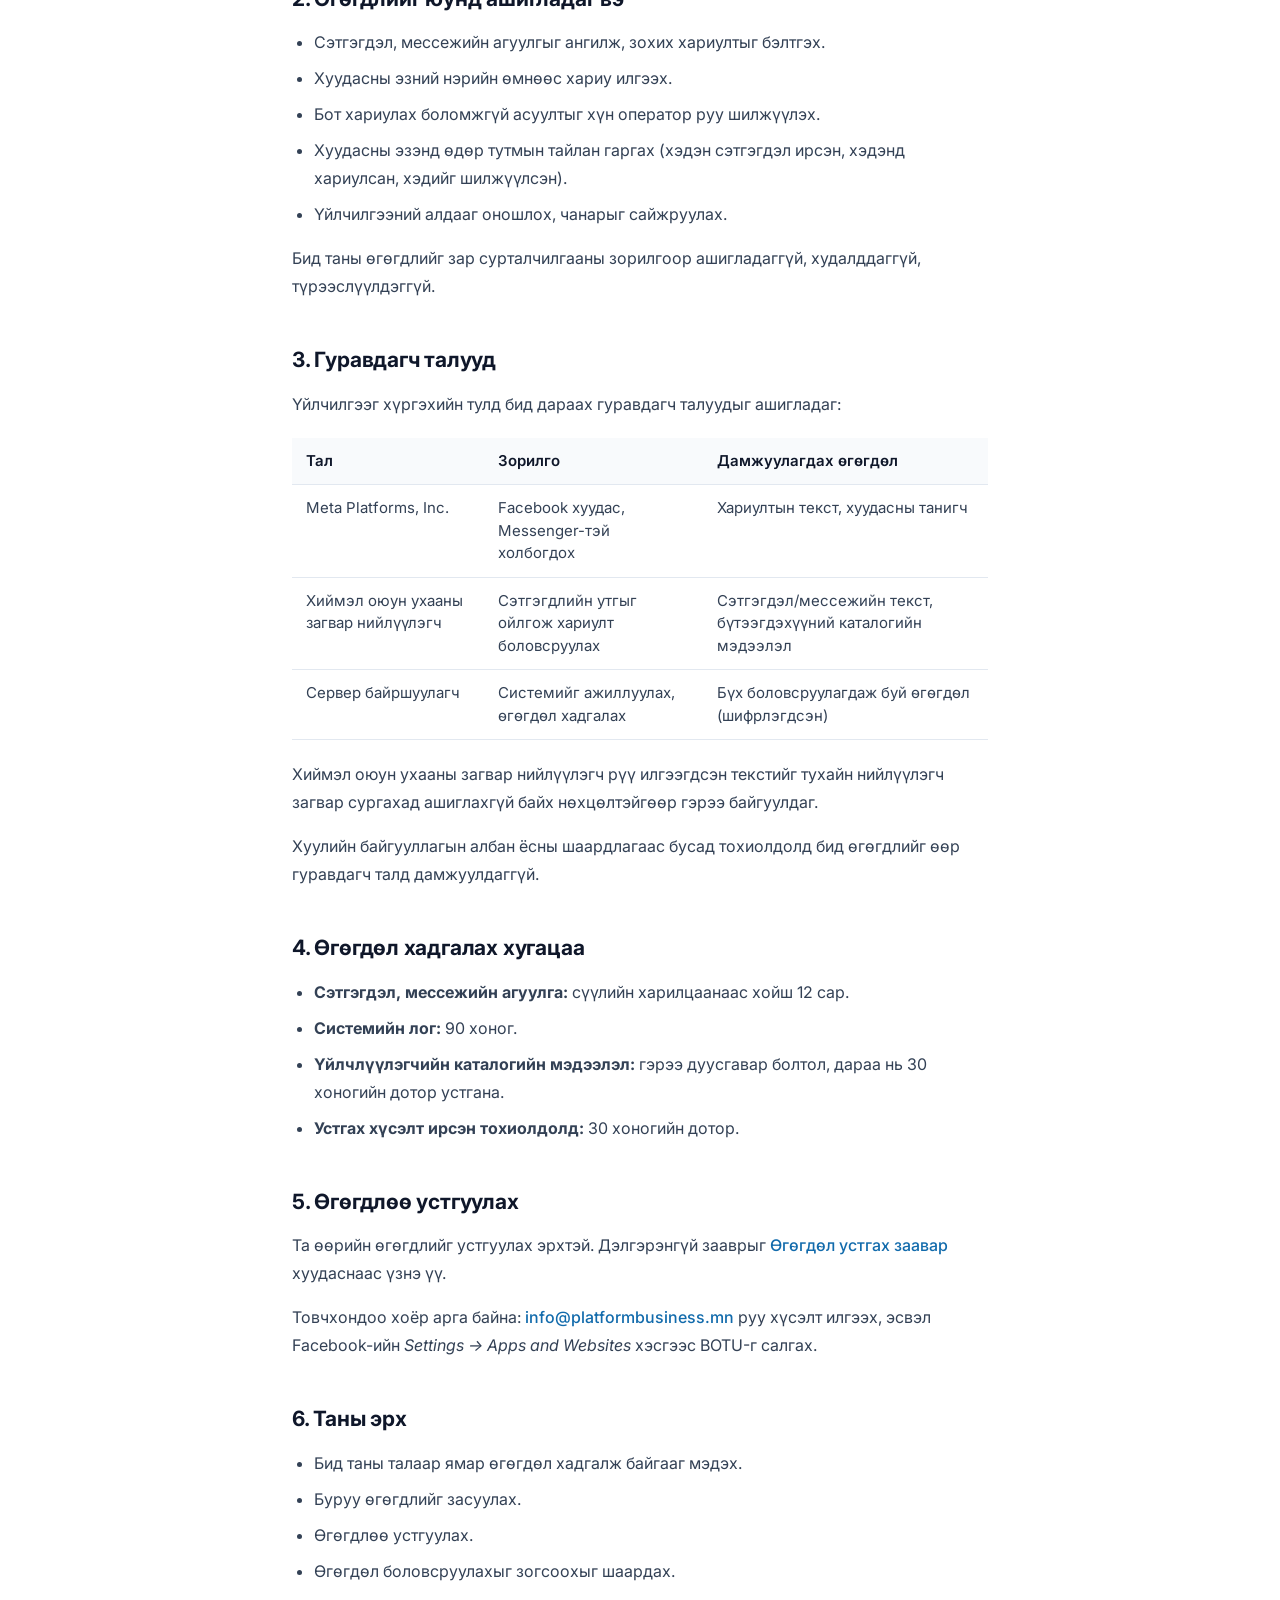
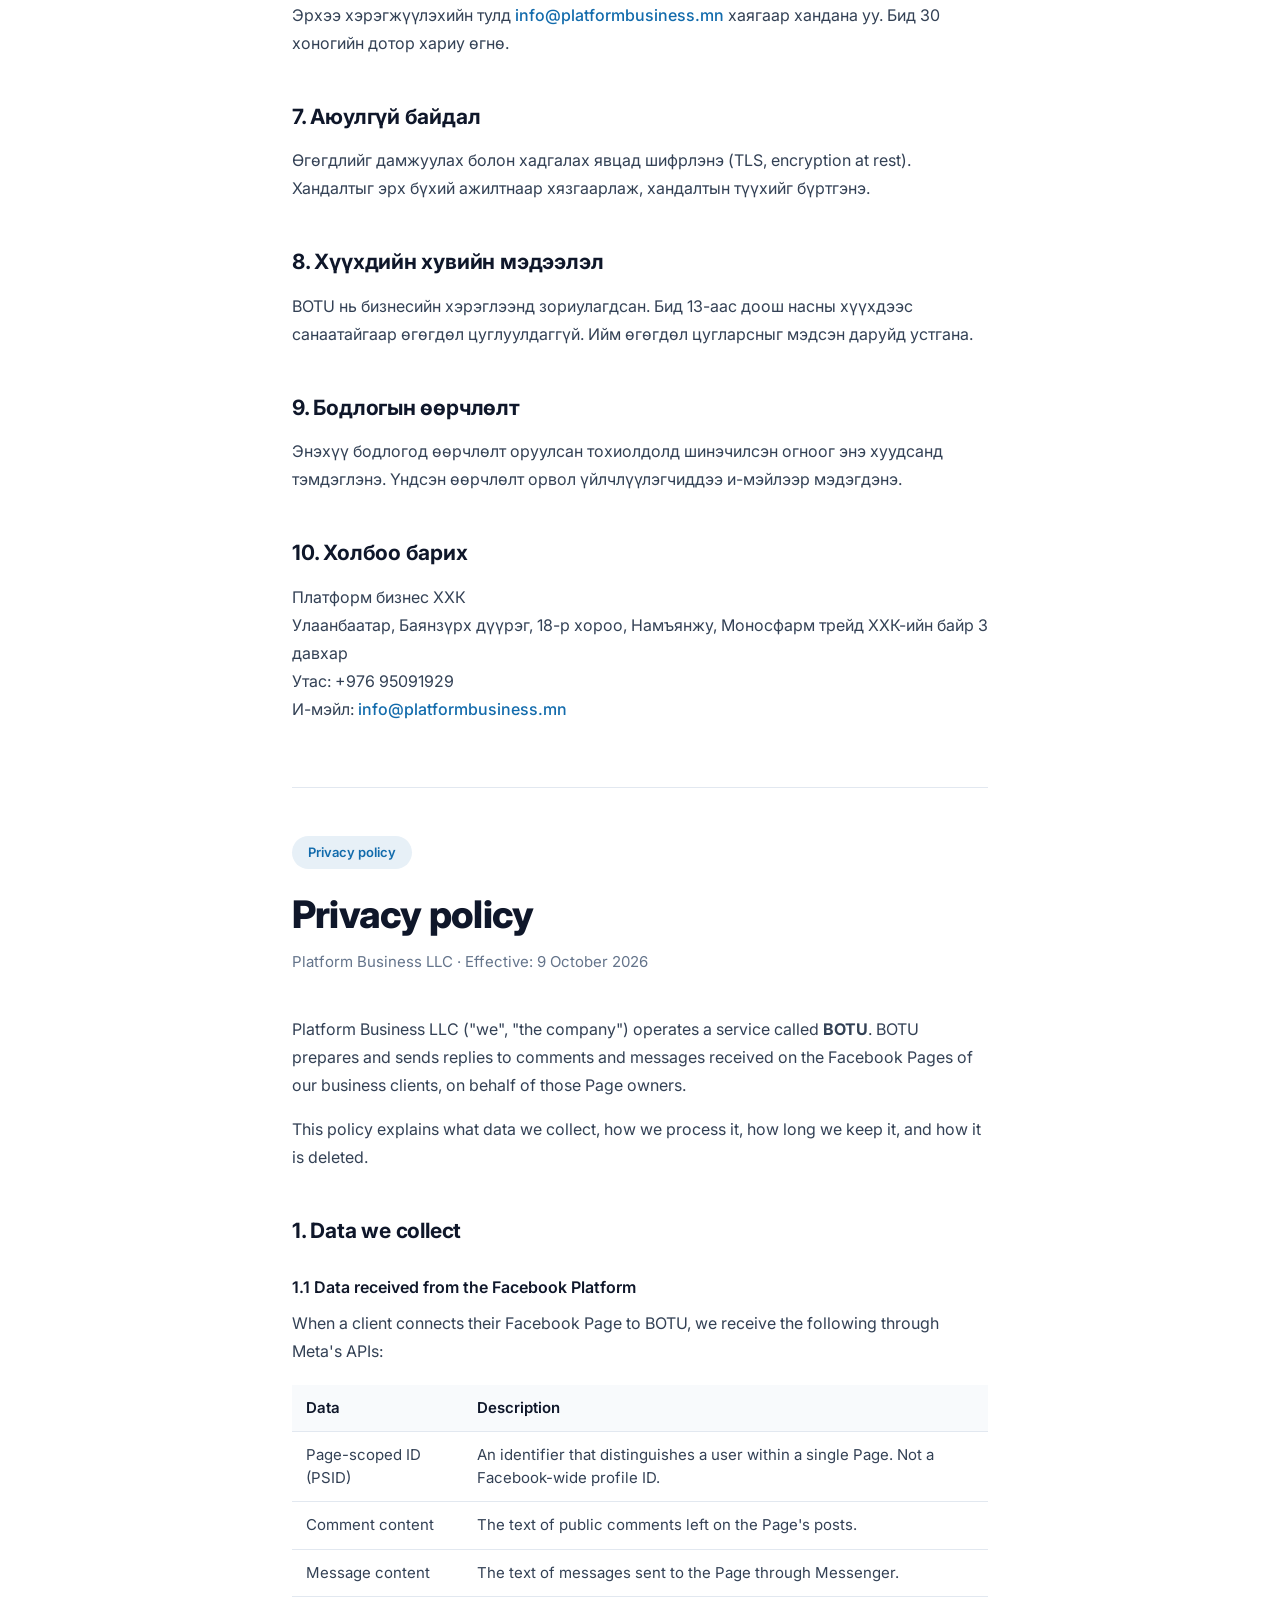
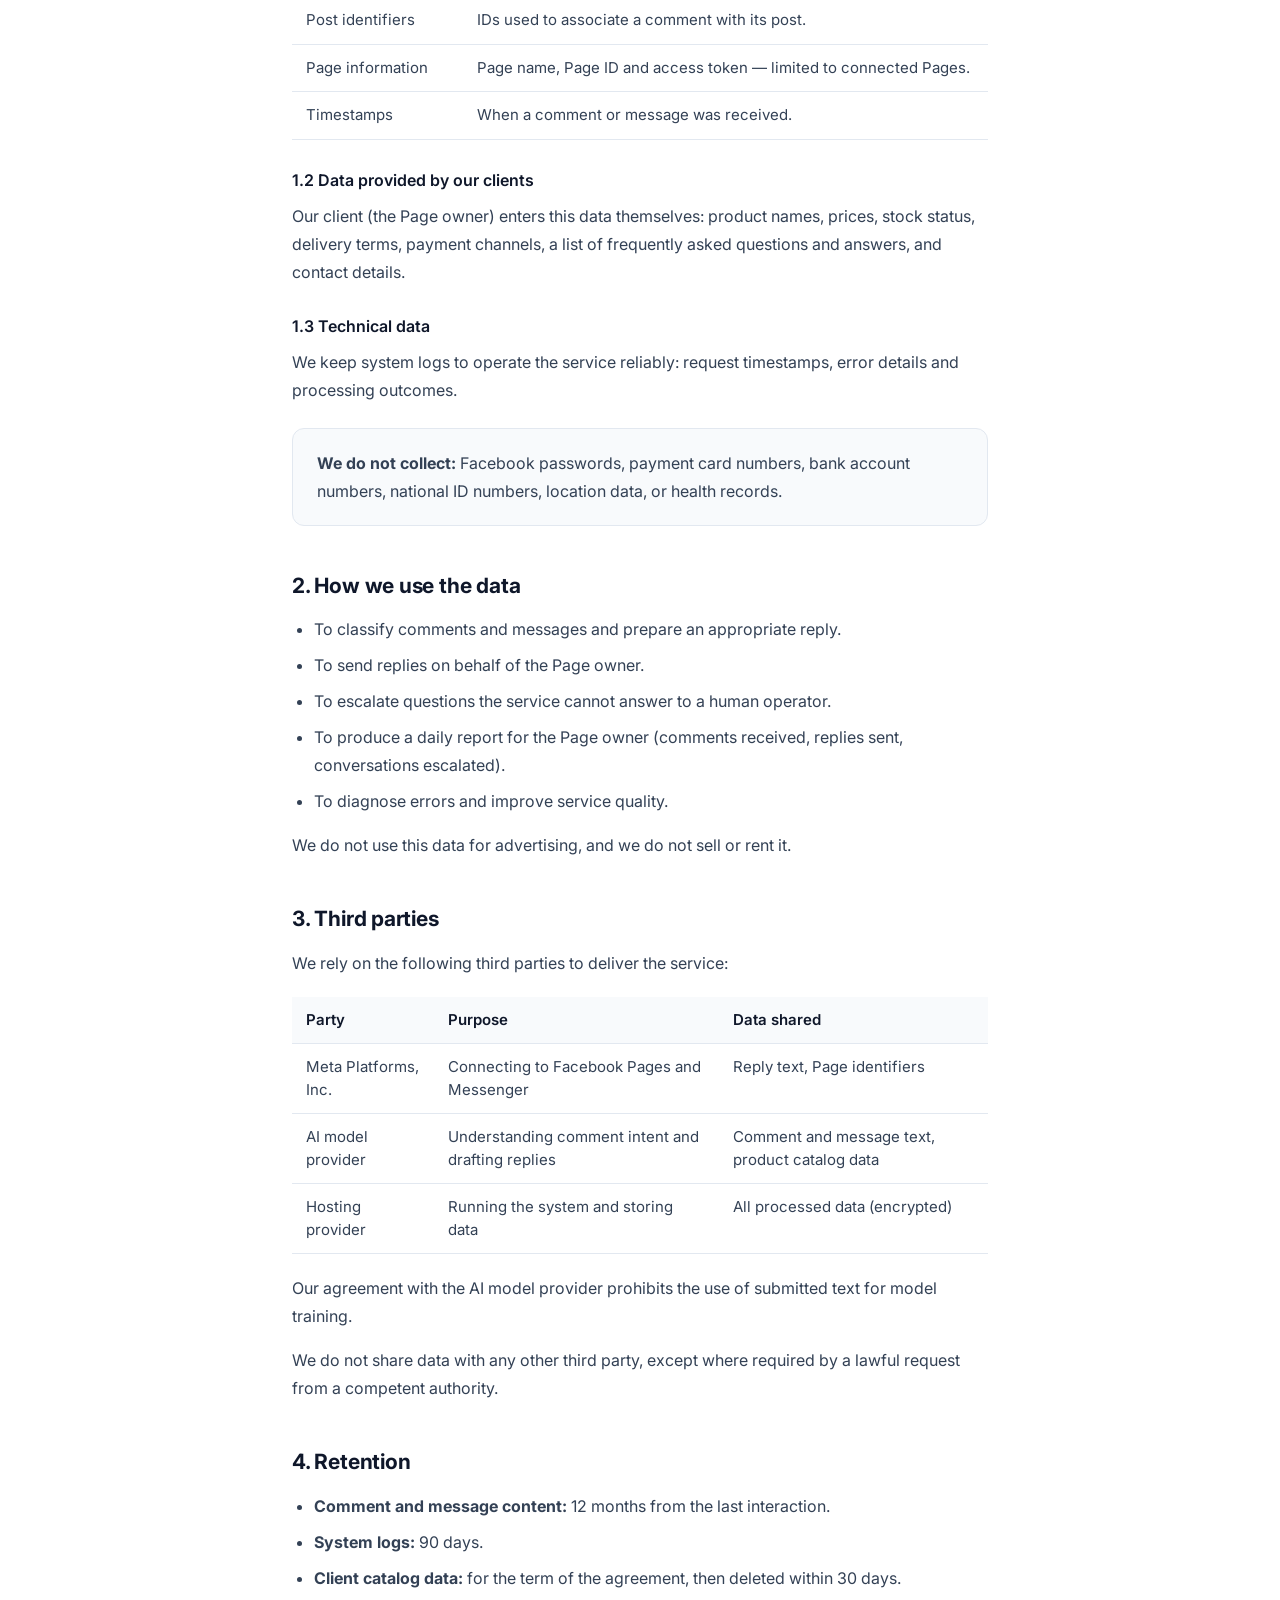
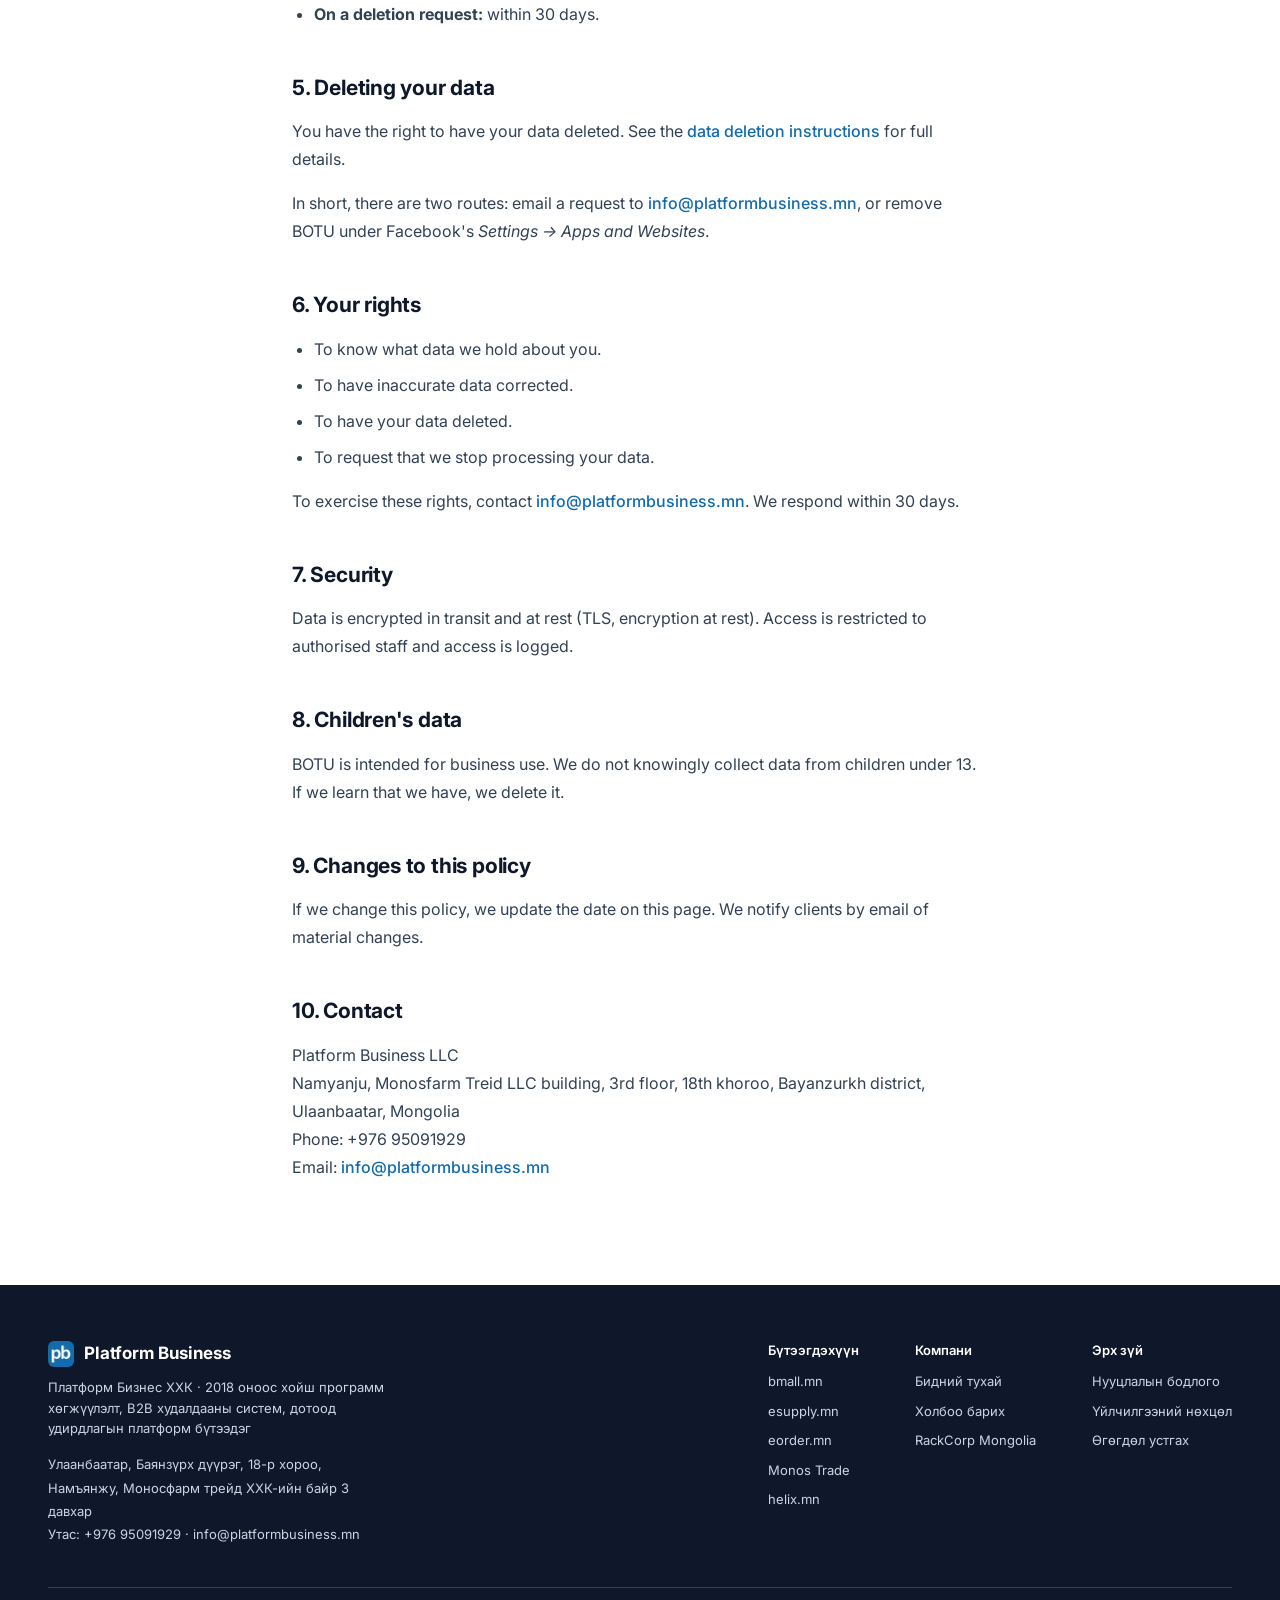
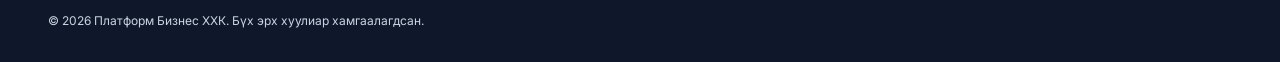
<file: privacy/index.html>
<!DOCTYPE html>
<html lang="mn">
<head>
<meta charset="UTF-8">
<meta name="viewport" content="width=device-width, initial-scale=1.0">
<title>Нууцлалын бодлого — Платформ бизнес ХХК</title>
<meta name="description" content="Платформ бизнес ХХК-ийн нууцлалын бодлого. BOTU үйлчилгээний өгөгдөл цуглуулалт, боловсруулалт, хадгалалт, устгалт.">
<link rel="icon" href="../assets/logo.jpg">
<link rel="preconnect" href="https://fonts.googleapis.com">
<link rel="preconnect" href="https://fonts.gstatic.com" crossorigin>
<link href="https://fonts.googleapis.com/css2?family=Inter:wght@400;500;600;700;800&display=swap" rel="stylesheet">
<link rel="stylesheet" href="../assets/legal.css">
</head>
<body>

<header>
  <div class="wrap header-inner">
    <a class="brand" href="/"><img src="../assets/logo.jpg" alt="Platform Business"><span>Platform Business</span></a>
    <a class="back-link" href="/">← Нүүр хуудас</a>
  </div>
</header>

<main>

<div class="doc-badge">Нууцлалын бодлого</div>
<h1>Нууцлалын бодлого</h1>
<p class="meta">Платформ бизнес ХХК · Хүчин төгөлдөр болсон: 2026 оны 10 дугаар сарын 9</p>

<p>Платформ бизнес ХХК («бид», «компани») нь <strong>BOTU</strong> нэртэй үйлчилгээг эрхэлдэг. BOTU нь манай үйлчлүүлэгч болох бизнесийн Facebook хуудсанд ирсэн сэтгэгдэл (коммент) болон мессежид тухайн хуудасны эзний нэрийн өмнөөс хариу бэлтгэж илгээдэг.</p>

<p>Энэхүү бодлого нь BOTU үйлчилгээний хүрээнд ямар өгөгдлийг хэрхэн цуглуулж, боловсруулж, хадгалж, устгадгийг тайлбарлана.</p>

<h2>1. Бид ямар өгөгдөл цуглуулдаг вэ</h2>

<h3>1.1 Facebook Платформоос хүлээн авах өгөгдөл</h3>
<p>Манай үйлчлүүлэгч өөрийн Facebook хуудсыг BOTU-д холбосон тохиолдолд бид Meta-гийн API-аар дамжуулан дараах өгөгдлийг хүлээн авна:</p>

<table>
<thead><tr><th>Өгөгдөл</th><th>Тайлбар</th></tr></thead>
<tbody>
<tr><td>Page-scoped ID (PSID)</td><td>Хэрэглэгчийг тухайн нэг хуудасны хүрээнд ялгах танигч. Facebook-ийн нийтлэг профайлын ID биш.</td></tr>
<tr><td>Сэтгэгдлийн агуулга</td><td>Хуудасны нийтлэл дор бичигдсэн нийтэд нээлттэй сэтгэгдлийн текст.</td></tr>
<tr><td>Мессежийн агуулга</td><td>Messenger-ээр хуудас руу илгээсэн мессежийн текст.</td></tr>
<tr><td>Нийтлэлийн танигч</td><td>Сэтгэгдэл аль нийтлэлд хамаарахыг тодорхойлох ID.</td></tr>
<tr><td>Хуудасны мэдээлэл</td><td>Хуудасны нэр, ID, хандалтын токен — зөвхөн холбогдсон хуудсанд хамаарна.</td></tr>
<tr><td>Хугацааны тэмдэг</td><td>Сэтгэгдэл, мессеж хэзээ ирсэн.</td></tr>
</tbody>
</table>

<h3>1.2 Үйлчлүүлэгчээс хүлээн авах өгөгдөл</h3>
<p>Манай үйлчлүүлэгч (хуудасны эзэн) өөрөө системд оруулдаг: бүтээгдэхүүний нэр, үнэ, нөөц, хүргэлтийн нөхцөл, төлбөрийн сувгууд, байнга асуугддаг асуулт-хариултын жагсаалт, холбоо барих мэдээлэл.</p>

<h3>1.3 Техникийн өгөгдөл</h3>
<p>Үйлчилгээний найдвартай ажиллагааг хангах зорилгоор систем бүртгэл (лог) хөтөлнө: хүсэлтийн цаг, алдааны мэдээлэл, боловсруулалтын үр дүн.</p>

<div class="callout">
<p><strong>Бид дараахыг цуглуулдаггүй:</strong> Facebook-ийн нэвтрэх нууц үг, картын дугаар, банкны дансны дугаар, регистрийн дугаар, байршлын мэдээлэл, эрүүл мэндийн бүртгэл.</p>
</div>

<h2>2. Өгөгдлийг юунд ашигладаг вэ</h2>
<ul>
<li>Сэтгэгдэл, мессежийн агуулгыг ангилж, зохих хариултыг бэлтгэх.</li>
<li>Хуудасны эзний нэрийн өмнөөс хариу илгээх.</li>
<li>Бот хариулах боломжгүй асуултыг хүн оператор руу шилжүүлэх.</li>
<li>Хуудасны эзэнд өдөр тутмын тайлан гаргах (хэдэн сэтгэгдэл ирсэн, хэдэнд хариулсан, хэдийг шилжүүлсэн).</li>
<li>Үйлчилгээний алдааг оношлох, чанарыг сайжруулах.</li>
</ul>

<p>Бид таны өгөгдлийг зар сурталчилгааны зорилгоор ашигладаггүй, худалддаггүй, түрээслүүлдэггүй.</p>

<h2>3. Гуравдагч талууд</h2>
<p>Үйлчилгээг хүргэхийн тулд бид дараах гуравдагч талуудыг ашигладаг:</p>

<table>
<thead><tr><th>Тал</th><th>Зорилго</th><th>Дамжуулагдах өгөгдөл</th></tr></thead>
<tbody>
<tr><td>Meta Platforms, Inc.</td><td>Facebook хуудас, Messenger-тэй холбогдох</td><td>Хариултын текст, хуудасны танигч</td></tr>
<tr><td>Хиймэл оюун ухааны загвар нийлүүлэгч</td><td>Сэтгэгдлийн утгыг ойлгож хариулт боловсруулах</td><td>Сэтгэгдэл/мессежийн текст, бүтээгдэхүүний каталогийн мэдээлэл</td></tr>
<tr><td>Сервер байршуулагч</td><td>Системийг ажиллуулах, өгөгдөл хадгалах</td><td>Бүх боловсруулагдаж буй өгөгдөл (шифрлэгдсэн)</td></tr>
</tbody>
</table>

<p>Хиймэл оюун ухааны загвар нийлүүлэгч рүү илгээгдсэн текстийг тухайн нийлүүлэгч загвар сургахад ашиглахгүй байх нөхцөлтэйгөөр гэрээ байгуулдаг.</p>

<p>Хуулийн байгууллагын албан ёсны шаардлагаас бусад тохиолдолд бид өгөгдлийг өөр гуравдагч талд дамжуулдаггүй.</p>

<h2>4. Өгөгдөл хадгалах хугацаа</h2>
<ul>
<li><strong>Сэтгэгдэл, мессежийн агуулга:</strong> сүүлийн харилцаанаас хойш 12 сар.</li>
<li><strong>Системийн лог:</strong> 90 хоног.</li>
<li><strong>Үйлчлүүлэгчийн каталогийн мэдээлэл:</strong> гэрээ дуусгавар болтол, дараа нь 30 хоногийн дотор устгана.</li>
<li><strong>Устгах хүсэлт ирсэн тохиолдолд:</strong> 30 хоногийн дотор.</li>
</ul>

<h2>5. Өгөгдлөө устгуулах</h2>
<p>Та өөрийн өгөгдлийг устгуулах эрхтэй. Дэлгэрэнгүй зааврыг <a href="/data-deletion">Өгөгдөл устгах заавар</a> хуудаснаас үзнэ үү.</p>
<p>Товчхондоо хоёр арга байна: <a href="mailto:info@platformbusiness.mn">info@platformbusiness.mn</a> руу хүсэлт илгээх, эсвэл Facebook-ийн <em>Settings → Apps and Websites</em> хэсгээс BOTU-г салгах.</p>

<h2>6. Таны эрх</h2>
<ul>
<li>Бид таны талаар ямар өгөгдөл хадгалж байгааг мэдэх.</li>
<li>Буруу өгөгдлийг засуулах.</li>
<li>Өгөгдлөө устгуулах.</li>
<li>Өгөгдөл боловсруулахыг зогсоохыг шаардах.</li>
</ul>
<p>Эрхээ хэрэгжүүлэхийн тулд <a href="mailto:info@platformbusiness.mn">info@platformbusiness.mn</a> хаягаар хандана уу. Бид 30 хоногийн дотор хариу өгнө.</p>

<h2>7. Аюулгүй байдал</h2>
<p>Өгөгдлийг дамжуулах болон хадгалах явцад шифрлэнэ (TLS, encryption at rest). Хандалтыг эрх бүхий ажилтнаар хязгаарлаж, хандалтын түүхийг бүртгэнэ.</p>

<h2>8. Хүүхдийн хувийн мэдээлэл</h2>
<p>BOTU нь бизнесийн хэрэглээнд зориулагдсан. Бид 13-аас доош насны хүүхдээс санаатайгаар өгөгдөл цуглуулдаггүй. Ийм өгөгдөл цугларсныг мэдсэн даруйд устгана.</p>

<h2>9. Бодлогын өөрчлөлт</h2>
<p>Энэхүү бодлогод өөрчлөлт оруулсан тохиолдолд шинэчилсэн огноог энэ хуудсанд тэмдэглэнэ. Үндсэн өөрчлөлт орвол үйлчлүүлэгчиддээ и-мэйлээр мэдэгдэнэ.</p>

<h2>10. Холбоо барих</h2>
<p>
Платформ бизнес ХХК<br>
Улаанбаатар, Баянзүрх дүүрэг, 18-р хороо, Намъянжу, Моносфарм трейд ХХК-ийн байр 3 давхар<br>
Утас: +976 95091929<br>
И-мэйл: <a href="mailto:info@platformbusiness.mn">info@platformbusiness.mn</a>
</p>

<hr class="lang-divider">

<div class="doc-badge">Privacy policy</div>
<h1>Privacy policy</h1>
<p class="meta">Platform Business LLC · Effective: 9 October 2026</p>

<p>Platform Business LLC ("we", "the company") operates a service called <strong>BOTU</strong>. BOTU prepares and sends replies to comments and messages received on the Facebook Pages of our business clients, on behalf of those Page owners.</p>

<p>This policy explains what data we collect, how we process it, how long we keep it, and how it is deleted.</p>

<h2>1. Data we collect</h2>

<h3>1.1 Data received from the Facebook Platform</h3>
<p>When a client connects their Facebook Page to BOTU, we receive the following through Meta's APIs:</p>

<table>
<thead><tr><th>Data</th><th>Description</th></tr></thead>
<tbody>
<tr><td>Page-scoped ID (PSID)</td><td>An identifier that distinguishes a user within a single Page. Not a Facebook-wide profile ID.</td></tr>
<tr><td>Comment content</td><td>The text of public comments left on the Page's posts.</td></tr>
<tr><td>Message content</td><td>The text of messages sent to the Page through Messenger.</td></tr>
<tr><td>Post identifiers</td><td>IDs used to associate a comment with its post.</td></tr>
<tr><td>Page information</td><td>Page name, Page ID and access token — limited to connected Pages.</td></tr>
<tr><td>Timestamps</td><td>When a comment or message was received.</td></tr>
</tbody>
</table>

<h3>1.2 Data provided by our clients</h3>
<p>Our client (the Page owner) enters this data themselves: product names, prices, stock status, delivery terms, payment channels, a list of frequently asked questions and answers, and contact details.</p>

<h3>1.3 Technical data</h3>
<p>We keep system logs to operate the service reliably: request timestamps, error details and processing outcomes.</p>

<div class="callout">
<p><strong>We do not collect:</strong> Facebook passwords, payment card numbers, bank account numbers, national ID numbers, location data, or health records.</p>
</div>

<h2>2. How we use the data</h2>
<ul>
<li>To classify comments and messages and prepare an appropriate reply.</li>
<li>To send replies on behalf of the Page owner.</li>
<li>To escalate questions the service cannot answer to a human operator.</li>
<li>To produce a daily report for the Page owner (comments received, replies sent, conversations escalated).</li>
<li>To diagnose errors and improve service quality.</li>
</ul>

<p>We do not use this data for advertising, and we do not sell or rent it.</p>

<h2>3. Third parties</h2>
<p>We rely on the following third parties to deliver the service:</p>

<table>
<thead><tr><th>Party</th><th>Purpose</th><th>Data shared</th></tr></thead>
<tbody>
<tr><td>Meta Platforms, Inc.</td><td>Connecting to Facebook Pages and Messenger</td><td>Reply text, Page identifiers</td></tr>
<tr><td>AI model provider</td><td>Understanding comment intent and drafting replies</td><td>Comment and message text, product catalog data</td></tr>
<tr><td>Hosting provider</td><td>Running the system and storing data</td><td>All processed data (encrypted)</td></tr>
</tbody>
</table>

<p>Our agreement with the AI model provider prohibits the use of submitted text for model training.</p>

<p>We do not share data with any other third party, except where required by a lawful request from a competent authority.</p>

<h2>4. Retention</h2>
<ul>
<li><strong>Comment and message content:</strong> 12 months from the last interaction.</li>
<li><strong>System logs:</strong> 90 days.</li>
<li><strong>Client catalog data:</strong> for the term of the agreement, then deleted within 30 days.</li>
<li><strong>On a deletion request:</strong> within 30 days.</li>
</ul>

<h2>5. Deleting your data</h2>
<p>You have the right to have your data deleted. See the <a href="/data-deletion">data deletion instructions</a> for full details.</p>
<p>In short, there are two routes: email a request to <a href="mailto:info@platformbusiness.mn">info@platformbusiness.mn</a>, or remove BOTU under Facebook's <em>Settings → Apps and Websites</em>.</p>

<h2>6. Your rights</h2>
<ul>
<li>To know what data we hold about you.</li>
<li>To have inaccurate data corrected.</li>
<li>To have your data deleted.</li>
<li>To request that we stop processing your data.</li>
</ul>
<p>To exercise these rights, contact <a href="mailto:info@platformbusiness.mn">info@platformbusiness.mn</a>. We respond within 30 days.</p>

<h2>7. Security</h2>
<p>Data is encrypted in transit and at rest (TLS, encryption at rest). Access is restricted to authorised staff and access is logged.</p>

<h2>8. Children's data</h2>
<p>BOTU is intended for business use. We do not knowingly collect data from children under 13. If we learn that we have, we delete it.</p>

<h2>9. Changes to this policy</h2>
<p>If we change this policy, we update the date on this page. We notify clients by email of material changes.</p>

<h2>10. Contact</h2>
<p>
Platform Business LLC<br>
Namyanju, Monosfarm Treid LLC building, 3rd floor, 18th khoroo, Bayanzurkh district, Ulaanbaatar, Mongolia<br>
Phone: +976 95091929<br>
Email: <a href="mailto:info@platformbusiness.mn">info@platformbusiness.mn</a>
</p>

</main>

<footer>
  <div class="wrap">
    <div class="footer-top">
      <div>
        <div class="footer-brand-row"><img src="../assets/logo.jpg" alt="Platform Business"><strong>Platform Business</strong></div>
        <div class="footer-tagline">Платформ Бизнес ХХК · 2018 оноос хойш программ хөгжүүлэлт, B2B худалдааны систем, дотоод удирдлагын платформ бүтээдэг</div>
        <div class="footer-contact">
          Улаанбаатар, Баянзүрх дүүрэг, 18-р хороо,<br>
          Намъянжу, Моносфарм трейд ХХК-ийн байр 3 давхар<br>
          Утас: +976 95091929 · info@platformbusiness.mn
        </div>
      </div>
      <div class="footer-links">
        <div class="footer-col">
          <h5>Бүтээгдэхүүн</h5>
          <a href="https://bmall.mn" target="_blank">bmall.mn</a>
          <a href="https://esupply.mn" target="_blank">esupply.mn</a>
          <a href="https://eorder.mn" target="_blank">eorder.mn</a>
          <a href="https://order.monostrade.mn" target="_blank">Monos Trade</a>
          <a href="https://helix.mn" target="_blank">helix.mn</a>
        </div>
        <div class="footer-col">
          <h5>Компани</h5>
          <a href="/#about">Бидний тухай</a>
          <a href="/#contact">Холбоо барих</a>
          <span>RackCorp Mongolia</span>
        </div>
        <div class="footer-col">
          <h5>Эрх зүй</h5>
          <a href="/privacy">Нууцлалын бодлого</a>
          <a href="/terms">Үйлчилгээний нөхцөл</a>
          <a href="/data-deletion">Өгөгдөл устгах</a>
        </div>
      </div>
    </div>
    <div class="footer-divider"></div>
    <div class="footer-bottom">© 2026 Платформ Бизнес ХХК. Бүх эрх хуулиар хамгаалагдсан.</div>
  </div>
</footer>

</body>
</html>
</file>
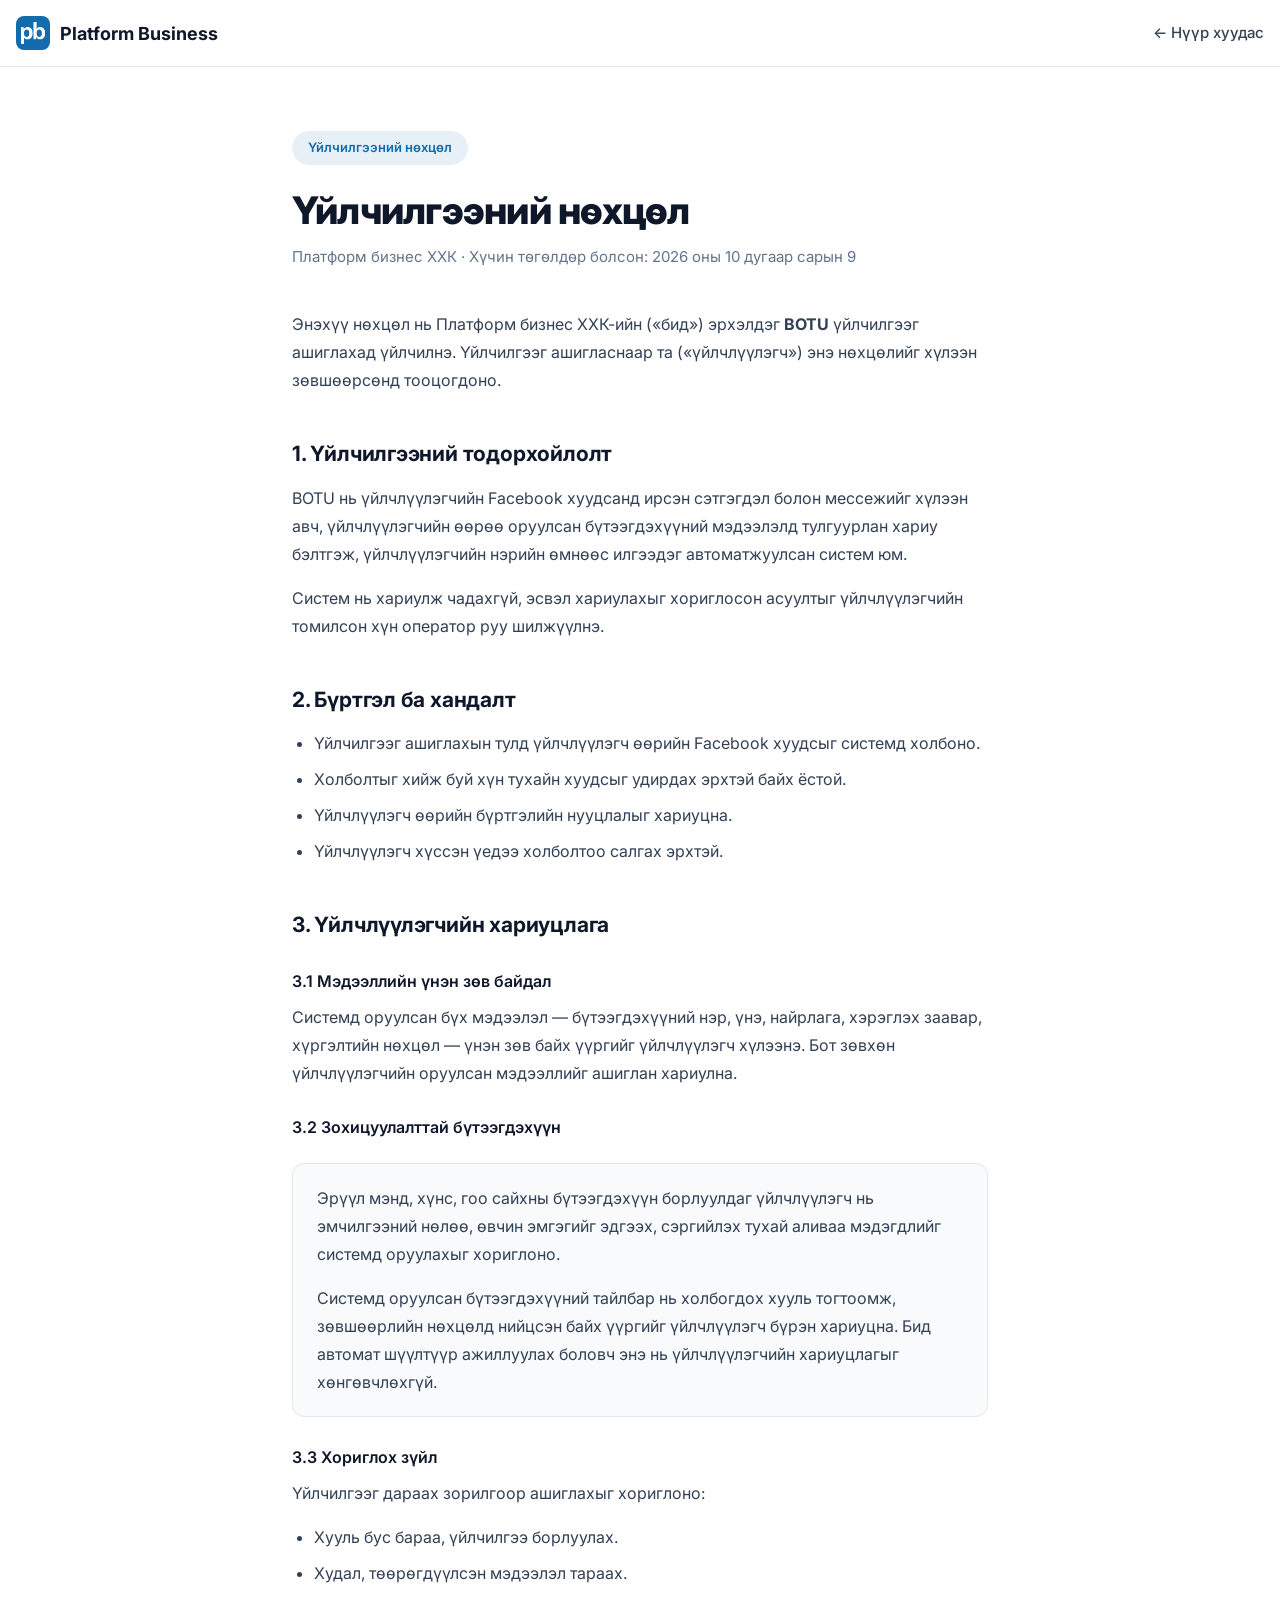
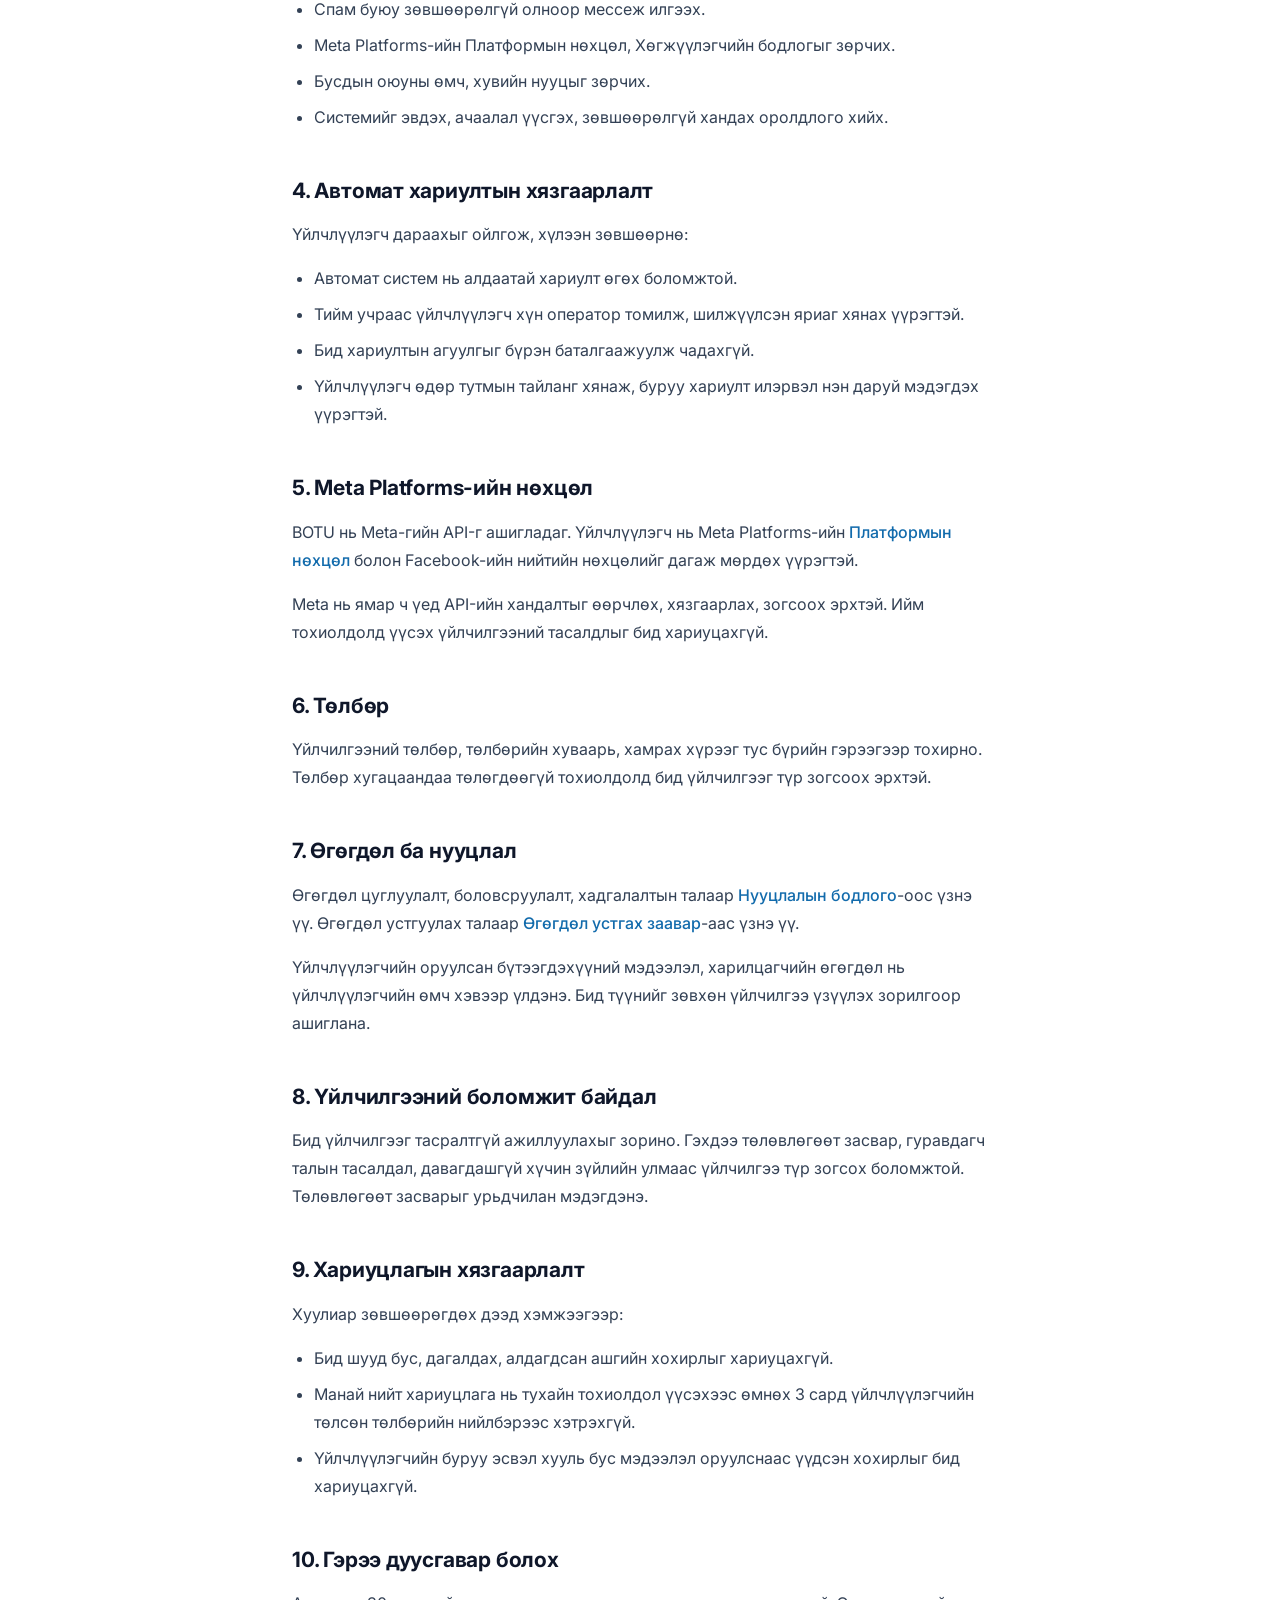
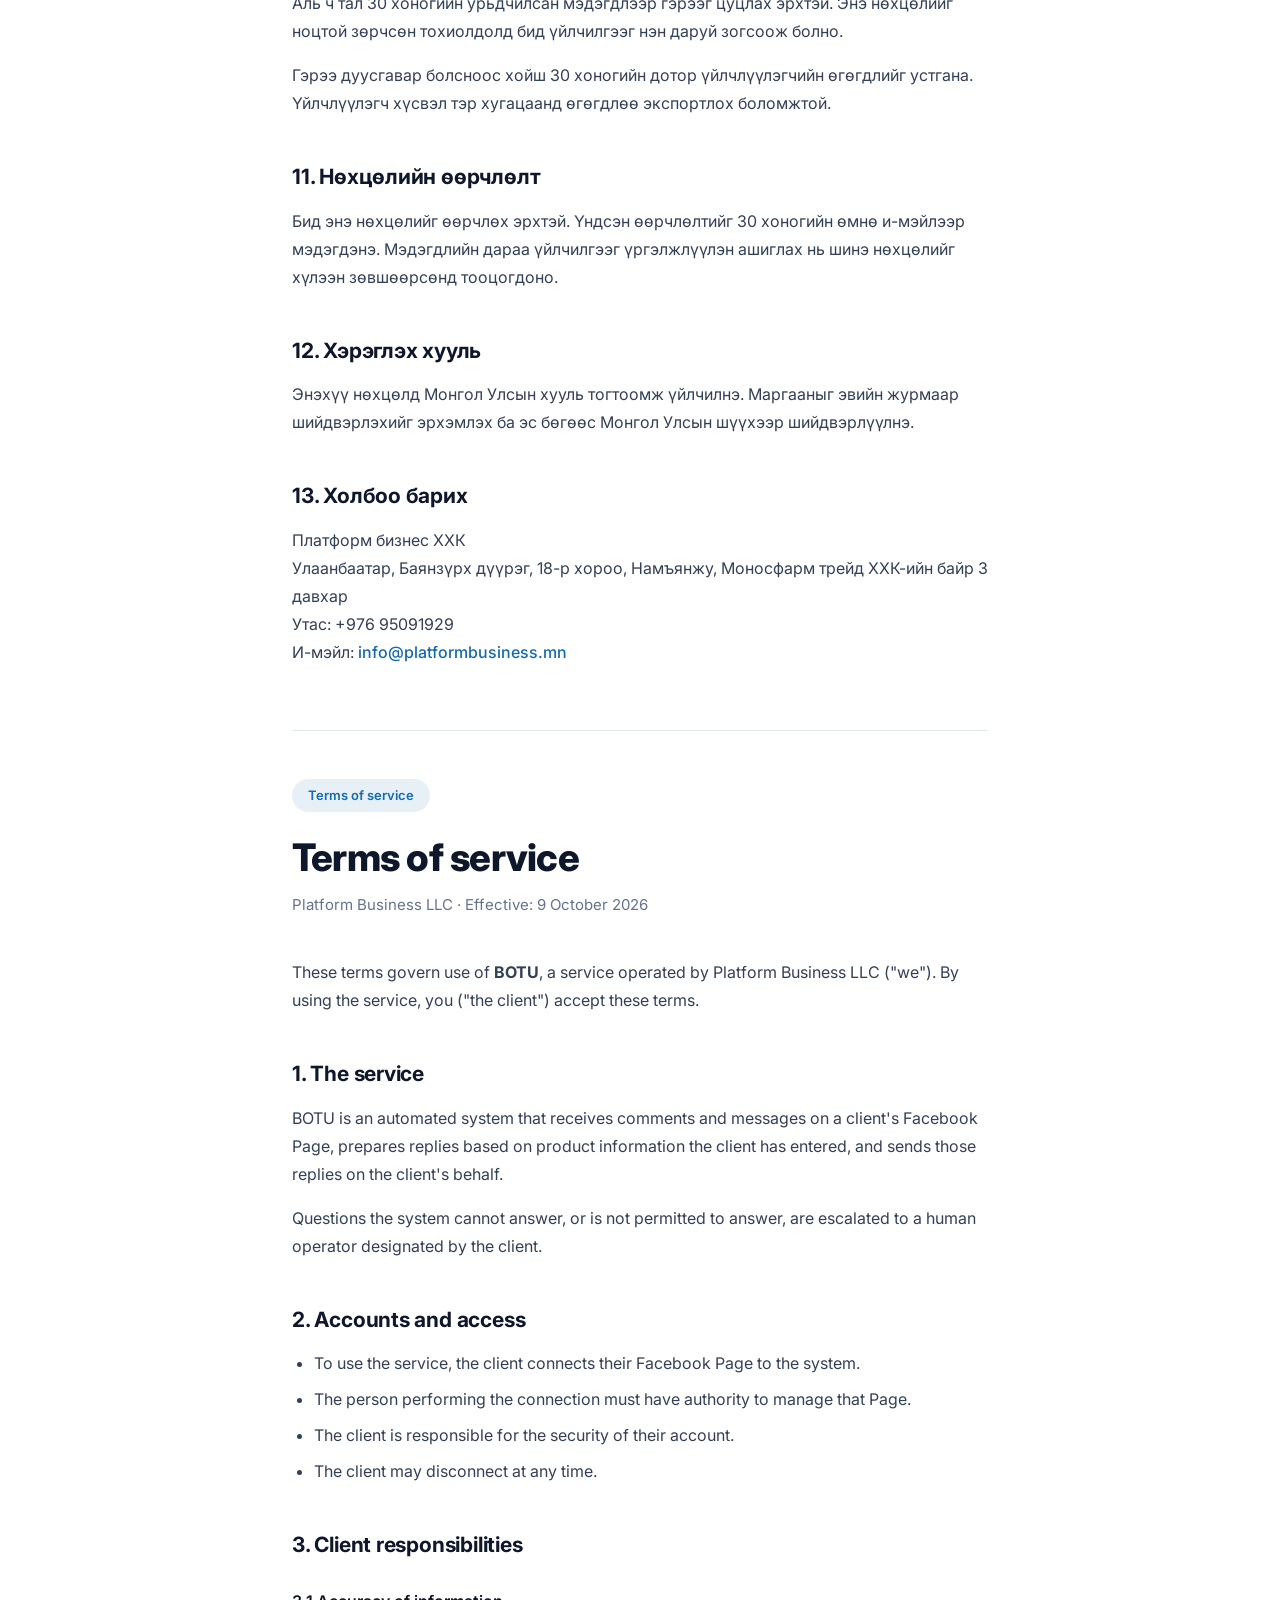
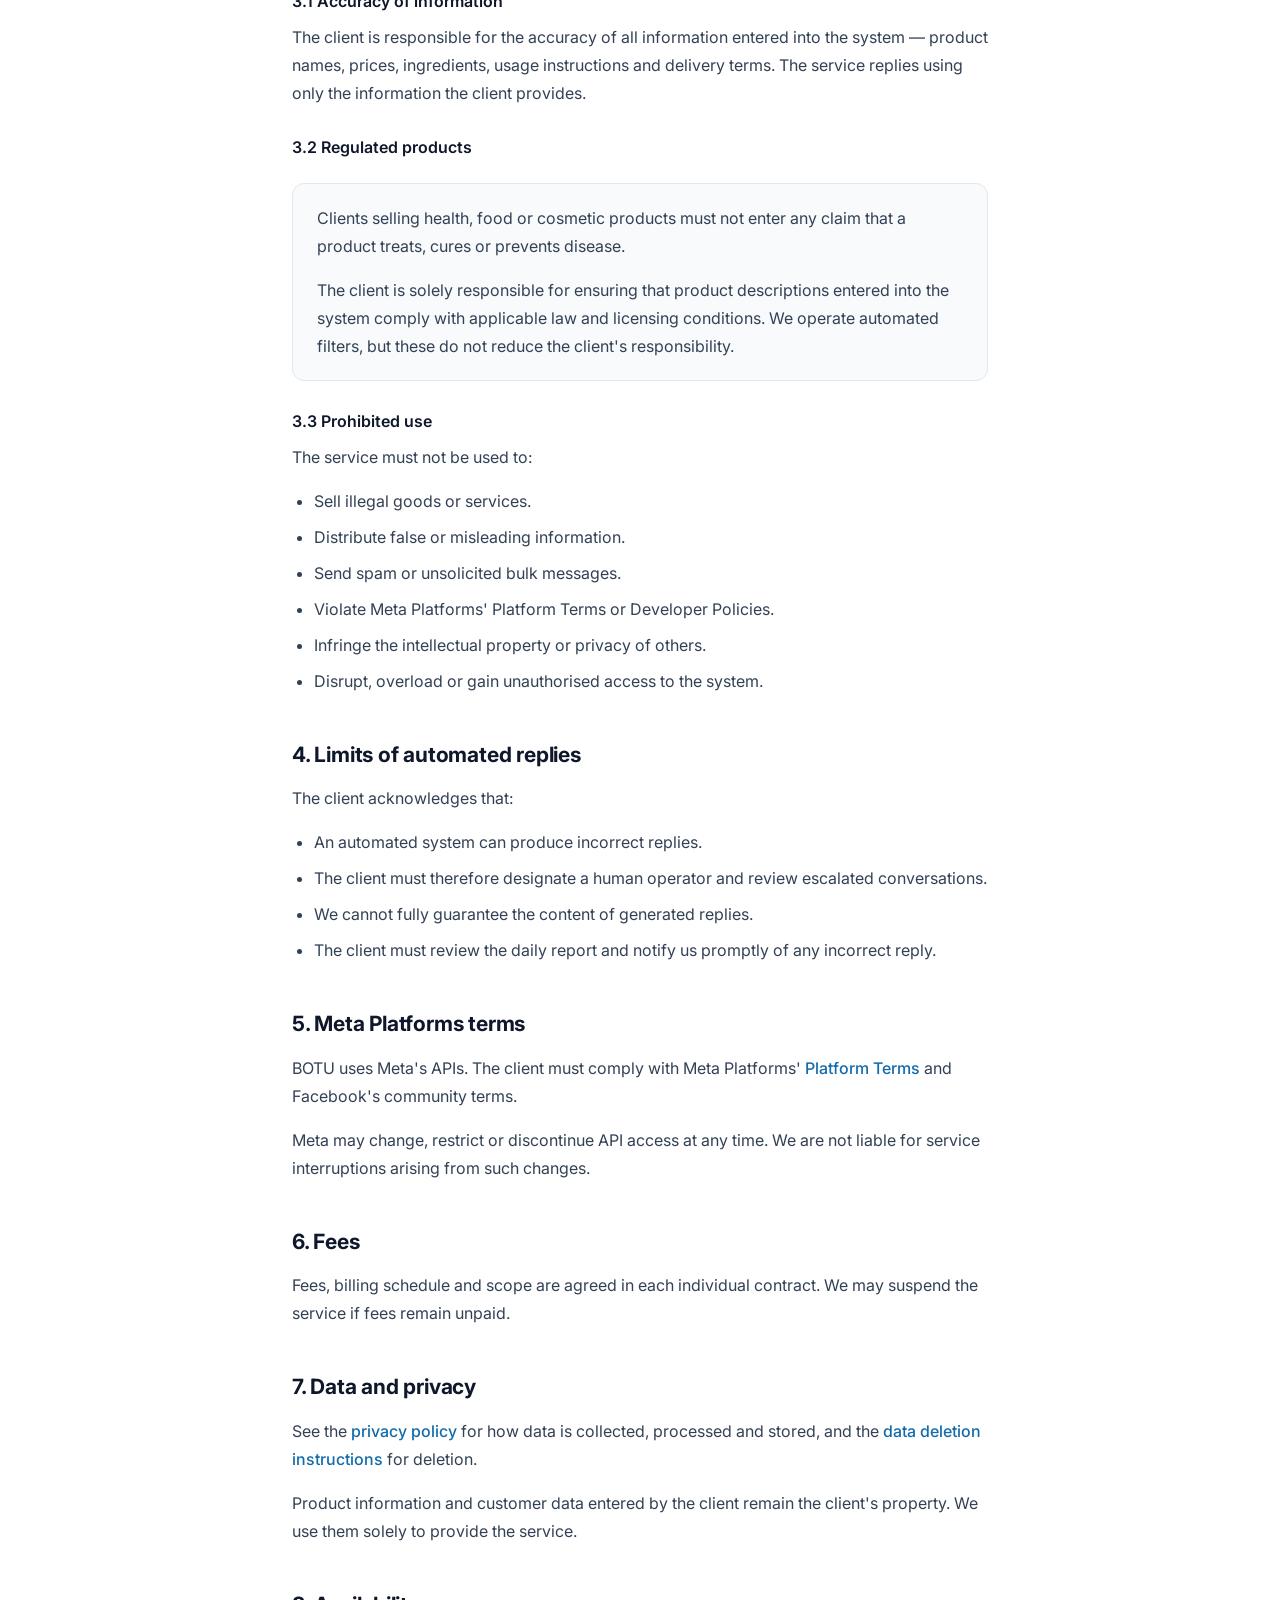
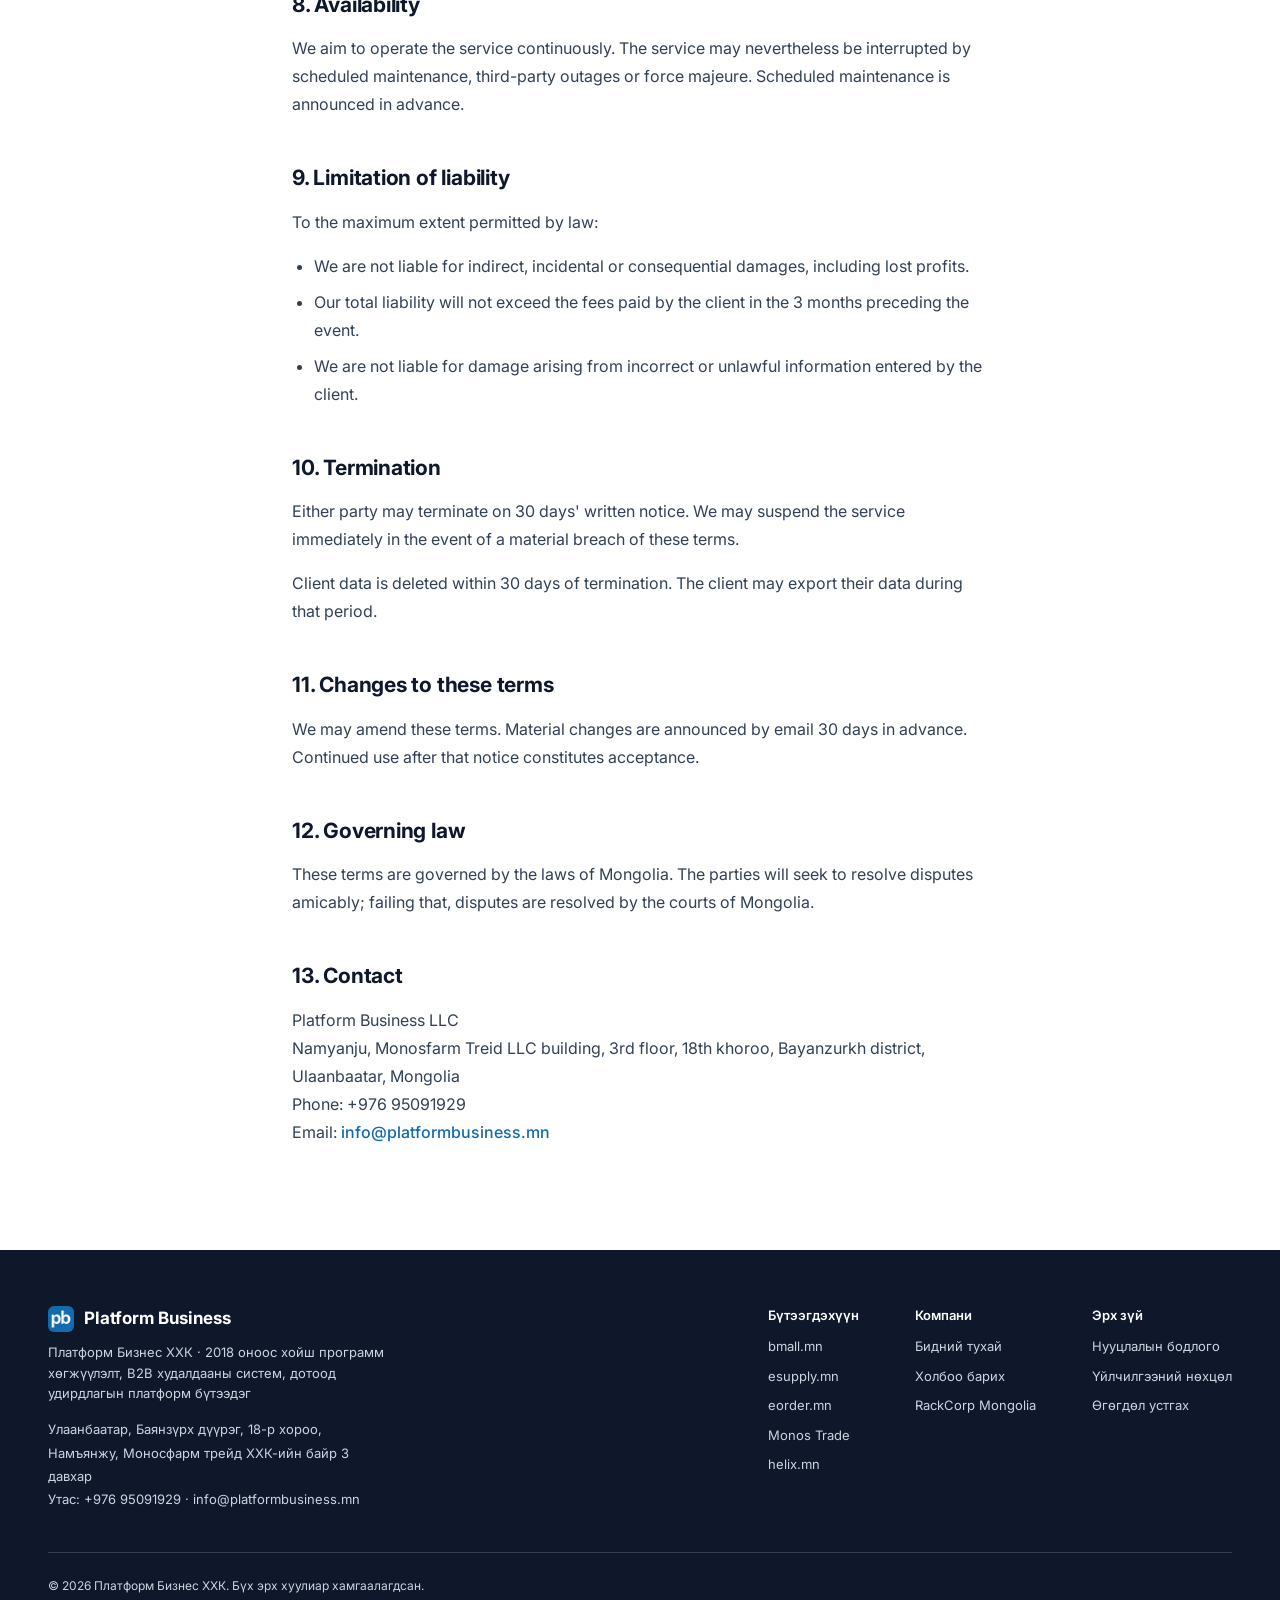
<file: terms/index.html>
<!DOCTYPE html>
<html lang="mn">
<head>
<meta charset="UTF-8">
<meta name="viewport" content="width=device-width, initial-scale=1.0">
<title>Үйлчилгээний нөхцөл — Платформ бизнес ХХК</title>
<meta name="description" content="Платформ бизнес ХХК-ийн BOTU үйлчилгээний нөхцөл.">
<link rel="icon" href="../assets/logo.jpg">
<link rel="preconnect" href="https://fonts.googleapis.com">
<link rel="preconnect" href="https://fonts.gstatic.com" crossorigin>
<link href="https://fonts.googleapis.com/css2?family=Inter:wght@400;500;600;700;800&display=swap" rel="stylesheet">
<link rel="stylesheet" href="../assets/legal.css">
</head>
<body>

<header>
  <div class="wrap header-inner">
    <a class="brand" href="/"><img src="../assets/logo.jpg" alt="Platform Business"><span>Platform Business</span></a>
    <a class="back-link" href="/">← Нүүр хуудас</a>
  </div>
</header>

<main>

<div class="doc-badge">Үйлчилгээний нөхцөл</div>
<h1>Үйлчилгээний нөхцөл</h1>
<p class="meta">Платформ бизнес ХХК · Хүчин төгөлдөр болсон: 2026 оны 10 дугаар сарын 9</p>

<p>Энэхүү нөхцөл нь Платформ бизнес ХХК-ийн («бид») эрхэлдэг <strong>BOTU</strong> үйлчилгээг ашиглахад үйлчилнэ. Үйлчилгээг ашигласнаар та («үйлчлүүлэгч») энэ нөхцөлийг хүлээн зөвшөөрсөнд тооцогдоно.</p>

<h2>1. Үйлчилгээний тодорхойлолт</h2>
<p>BOTU нь үйлчлүүлэгчийн Facebook хуудсанд ирсэн сэтгэгдэл болон мессежийг хүлээн авч, үйлчлүүлэгчийн өөрөө оруулсан бүтээгдэхүүний мэдээлэлд тулгуурлан хариу бэлтгэж, үйлчлүүлэгчийн нэрийн өмнөөс илгээдэг автоматжуулсан систем юм.</p>
<p>Систем нь хариулж чадахгүй, эсвэл хариулахыг хориглосон асуултыг үйлчлүүлэгчийн томилсон хүн оператор руу шилжүүлнэ.</p>

<h2>2. Бүртгэл ба хандалт</h2>
<ul>
<li>Үйлчилгээг ашиглахын тулд үйлчлүүлэгч өөрийн Facebook хуудсыг системд холбоно.</li>
<li>Холболтыг хийж буй хүн тухайн хуудсыг удирдах эрхтэй байх ёстой.</li>
<li>Үйлчлүүлэгч өөрийн бүртгэлийн нууцлалыг хариуцна.</li>
<li>Үйлчлүүлэгч хүссэн үедээ холболтоо салгах эрхтэй.</li>
</ul>

<h2>3. Үйлчлүүлэгчийн хариуцлага</h2>

<h3>3.1 Мэдээллийн үнэн зөв байдал</h3>
<p>Системд оруулсан бүх мэдээлэл — бүтээгдэхүүний нэр, үнэ, найрлага, хэрэглэх заавар, хүргэлтийн нөхцөл — үнэн зөв байх үүргийг үйлчлүүлэгч хүлээнэ. Бот зөвхөн үйлчлүүлэгчийн оруулсан мэдээллийг ашиглан хариулна.</p>

<h3>3.2 Зохицуулалттай бүтээгдэхүүн</h3>
<div class="callout">
<p>Эрүүл мэнд, хүнс, гоо сайхны бүтээгдэхүүн борлуулдаг үйлчлүүлэгч нь эмчилгээний нөлөө, өвчин эмгэгийг эдгээх, сэргийлэх тухай аливаа мэдэгдлийг системд оруулахыг хориглоно.</p>
<p>Системд оруулсан бүтээгдэхүүний тайлбар нь холбогдох хууль тогтоомж, зөвшөөрлийн нөхцөлд нийцсэн байх үүргийг үйлчлүүлэгч бүрэн хариуцна. Бид автомат шүүлтүүр ажиллуулах боловч энэ нь үйлчлүүлэгчийн хариуцлагыг хөнгөвчлөхгүй.</p>
</div>

<h3>3.3 Хориглох зүйл</h3>
<p>Үйлчилгээг дараах зорилгоор ашиглахыг хориглоно:</p>
<ul>
<li>Хууль бус бараа, үйлчилгээ борлуулах.</li>
<li>Худал, төөрөгдүүлсэн мэдээлэл тараах.</li>
<li>Спам буюу зөвшөөрөлгүй олноор мессеж илгээх.</li>
<li>Meta Platforms-ийн Платформын нөхцөл, Хөгжүүлэгчийн бодлогыг зөрчих.</li>
<li>Бусдын оюуны өмч, хувийн нууцыг зөрчих.</li>
<li>Системийг эвдэх, ачаалал үүсгэх, зөвшөөрөлгүй хандах оролдлого хийх.</li>
</ul>

<h2>4. Автомат хариултын хязгаарлалт</h2>
<p>Үйлчлүүлэгч дараахыг ойлгож, хүлээн зөвшөөрнө:</p>
<ul>
<li>Автомат систем нь алдаатай хариулт өгөх боломжтой.</li>
<li>Тийм учраас үйлчлүүлэгч хүн оператор томилж, шилжүүлсэн яриаг хянах үүрэгтэй.</li>
<li>Бид хариултын агуулгыг бүрэн баталгаажуулж чадахгүй.</li>
<li>Үйлчлүүлэгч өдөр тутмын тайланг хянаж, буруу хариулт илэрвэл нэн даруй мэдэгдэх үүрэгтэй.</li>
</ul>

<h2>5. Meta Platforms-ийн нөхцөл</h2>
<p>BOTU нь Meta-гийн API-г ашигладаг. Үйлчлүүлэгч нь Meta Platforms-ийн <a href="https://developers.facebook.com/terms/" target="_blank" rel="noopener">Платформын нөхцөл</a> болон Facebook-ийн нийтийн нөхцөлийг дагаж мөрдөх үүрэгтэй.</p>
<p>Meta нь ямар ч үед API-ийн хандалтыг өөрчлөх, хязгаарлах, зогсоох эрхтэй. Ийм тохиолдолд үүсэх үйлчилгээний тасалдлыг бид хариуцахгүй.</p>

<h2>6. Төлбөр</h2>
<p>Үйлчилгээний төлбөр, төлбөрийн хуваарь, хамрах хүрээг тус бүрийн гэрээгээр тохирно. Төлбөр хугацаандаа төлөгдөөгүй тохиолдолд бид үйлчилгээг түр зогсоох эрхтэй.</p>

<h2>7. Өгөгдөл ба нууцлал</h2>
<p>Өгөгдөл цуглуулалт, боловсруулалт, хадгалалтын талаар <a href="/privacy">Нууцлалын бодлого</a>-оос үзнэ үү. Өгөгдөл устгуулах талаар <a href="/data-deletion">Өгөгдөл устгах заавар</a>-аас үзнэ үү.</p>
<p>Үйлчлүүлэгчийн оруулсан бүтээгдэхүүний мэдээлэл, харилцагчийн өгөгдөл нь үйлчлүүлэгчийн өмч хэвээр үлдэнэ. Бид түүнийг зөвхөн үйлчилгээ үзүүлэх зорилгоор ашиглана.</p>

<h2>8. Үйлчилгээний боломжит байдал</h2>
<p>Бид үйлчилгээг тасралтгүй ажиллуулахыг зорино. Гэхдээ төлөвлөгөөт засвар, гуравдагч талын тасалдал, давагдашгүй хүчин зүйлийн улмаас үйлчилгээ түр зогсох боломжтой. Төлөвлөгөөт засварыг урьдчилан мэдэгдэнэ.</p>

<h2>9. Хариуцлагын хязгаарлалт</h2>
<p>Хуулиар зөвшөөрөгдөх дээд хэмжээгээр:</p>
<ul>
<li>Бид шууд бус, дагалдах, алдагдсан ашгийн хохирлыг хариуцахгүй.</li>
<li>Манай нийт хариуцлага нь тухайн тохиолдол үүсэхээс өмнөх 3 сард үйлчлүүлэгчийн төлсөн төлбөрийн нийлбэрээс хэтрэхгүй.</li>
<li>Үйлчлүүлэгчийн буруу эсвэл хууль бус мэдээлэл оруулснаас үүдсэн хохирлыг бид хариуцахгүй.</li>
</ul>

<h2>10. Гэрээ дуусгавар болох</h2>
<p>Аль ч тал 30 хоногийн урьдчилсан мэдэгдлээр гэрээг цуцлах эрхтэй. Энэ нөхцөлийг ноцтой зөрчсөн тохиолдолд бид үйлчилгээг нэн даруй зогсоож болно.</p>
<p>Гэрээ дуусгавар болсноос хойш 30 хоногийн дотор үйлчлүүлэгчийн өгөгдлийг устгана. Үйлчлүүлэгч хүсвэл тэр хугацаанд өгөгдлөө экспортлох боломжтой.</p>

<h2>11. Нөхцөлийн өөрчлөлт</h2>
<p>Бид энэ нөхцөлийг өөрчлөх эрхтэй. Үндсэн өөрчлөлтийг 30 хоногийн өмнө и-мэйлээр мэдэгдэнэ. Мэдэгдлийн дараа үйлчилгээг үргэлжлүүлэн ашиглах нь шинэ нөхцөлийг хүлээн зөвшөөрсөнд тооцогдоно.</p>

<h2>12. Хэрэглэх хууль</h2>
<p>Энэхүү нөхцөлд Монгол Улсын хууль тогтоомж үйлчилнэ. Маргааныг эвийн журмаар шийдвэрлэхийг эрхэмлэх ба эс бөгөөс Монгол Улсын шүүхээр шийдвэрлүүлнэ.</p>

<h2>13. Холбоо барих</h2>
<p>
Платформ бизнес ХХК<br>
Улаанбаатар, Баянзүрх дүүрэг, 18-р хороо, Намъянжу, Моносфарм трейд ХХК-ийн байр 3 давхар<br>
Утас: +976 95091929<br>
И-мэйл: <a href="mailto:info@platformbusiness.mn">info@platformbusiness.mn</a>
</p>

<hr class="lang-divider">

<div class="doc-badge">Terms of service</div>
<h1>Terms of service</h1>
<p class="meta">Platform Business LLC · Effective: 9 October 2026</p>

<p>These terms govern use of <strong>BOTU</strong>, a service operated by Platform Business LLC ("we"). By using the service, you ("the client") accept these terms.</p>

<h2>1. The service</h2>
<p>BOTU is an automated system that receives comments and messages on a client's Facebook Page, prepares replies based on product information the client has entered, and sends those replies on the client's behalf.</p>
<p>Questions the system cannot answer, or is not permitted to answer, are escalated to a human operator designated by the client.</p>

<h2>2. Accounts and access</h2>
<ul>
<li>To use the service, the client connects their Facebook Page to the system.</li>
<li>The person performing the connection must have authority to manage that Page.</li>
<li>The client is responsible for the security of their account.</li>
<li>The client may disconnect at any time.</li>
</ul>

<h2>3. Client responsibilities</h2>

<h3>3.1 Accuracy of information</h3>
<p>The client is responsible for the accuracy of all information entered into the system — product names, prices, ingredients, usage instructions and delivery terms. The service replies using only the information the client provides.</p>

<h3>3.2 Regulated products</h3>
<div class="callout">
<p>Clients selling health, food or cosmetic products must not enter any claim that a product treats, cures or prevents disease.</p>
<p>The client is solely responsible for ensuring that product descriptions entered into the system comply with applicable law and licensing conditions. We operate automated filters, but these do not reduce the client's responsibility.</p>
</div>

<h3>3.3 Prohibited use</h3>
<p>The service must not be used to:</p>
<ul>
<li>Sell illegal goods or services.</li>
<li>Distribute false or misleading information.</li>
<li>Send spam or unsolicited bulk messages.</li>
<li>Violate Meta Platforms' Platform Terms or Developer Policies.</li>
<li>Infringe the intellectual property or privacy of others.</li>
<li>Disrupt, overload or gain unauthorised access to the system.</li>
</ul>

<h2>4. Limits of automated replies</h2>
<p>The client acknowledges that:</p>
<ul>
<li>An automated system can produce incorrect replies.</li>
<li>The client must therefore designate a human operator and review escalated conversations.</li>
<li>We cannot fully guarantee the content of generated replies.</li>
<li>The client must review the daily report and notify us promptly of any incorrect reply.</li>
</ul>

<h2>5. Meta Platforms terms</h2>
<p>BOTU uses Meta's APIs. The client must comply with Meta Platforms' <a href="https://developers.facebook.com/terms/" target="_blank" rel="noopener">Platform Terms</a> and Facebook's community terms.</p>
<p>Meta may change, restrict or discontinue API access at any time. We are not liable for service interruptions arising from such changes.</p>

<h2>6. Fees</h2>
<p>Fees, billing schedule and scope are agreed in each individual contract. We may suspend the service if fees remain unpaid.</p>

<h2>7. Data and privacy</h2>
<p>See the <a href="/privacy">privacy policy</a> for how data is collected, processed and stored, and the <a href="/data-deletion">data deletion instructions</a> for deletion.</p>
<p>Product information and customer data entered by the client remain the client's property. We use them solely to provide the service.</p>

<h2>8. Availability</h2>
<p>We aim to operate the service continuously. The service may nevertheless be interrupted by scheduled maintenance, third-party outages or force majeure. Scheduled maintenance is announced in advance.</p>

<h2>9. Limitation of liability</h2>
<p>To the maximum extent permitted by law:</p>
<ul>
<li>We are not liable for indirect, incidental or consequential damages, including lost profits.</li>
<li>Our total liability will not exceed the fees paid by the client in the 3 months preceding the event.</li>
<li>We are not liable for damage arising from incorrect or unlawful information entered by the client.</li>
</ul>

<h2>10. Termination</h2>
<p>Either party may terminate on 30 days' written notice. We may suspend the service immediately in the event of a material breach of these terms.</p>
<p>Client data is deleted within 30 days of termination. The client may export their data during that period.</p>

<h2>11. Changes to these terms</h2>
<p>We may amend these terms. Material changes are announced by email 30 days in advance. Continued use after that notice constitutes acceptance.</p>

<h2>12. Governing law</h2>
<p>These terms are governed by the laws of Mongolia. The parties will seek to resolve disputes amicably; failing that, disputes are resolved by the courts of Mongolia.</p>

<h2>13. Contact</h2>
<p>
Platform Business LLC<br>
Namyanju, Monosfarm Treid LLC building, 3rd floor, 18th khoroo, Bayanzurkh district, Ulaanbaatar, Mongolia<br>
Phone: +976 95091929<br>
Email: <a href="mailto:info@platformbusiness.mn">info@platformbusiness.mn</a>
</p>

</main>

<footer>
  <div class="wrap">
    <div class="footer-top">
      <div>
        <div class="footer-brand-row"><img src="../assets/logo.jpg" alt="Platform Business"><strong>Platform Business</strong></div>
        <div class="footer-tagline">Платформ Бизнес ХХК · 2018 оноос хойш программ хөгжүүлэлт, B2B худалдааны систем, дотоод удирдлагын платформ бүтээдэг</div>
        <div class="footer-contact">
          Улаанбаатар, Баянзүрх дүүрэг, 18-р хороо,<br>
          Намъянжу, Моносфарм трейд ХХК-ийн байр 3 давхар<br>
          Утас: +976 95091929 · info@platformbusiness.mn
        </div>
      </div>
      <div class="footer-links">
        <div class="footer-col">
          <h5>Бүтээгдэхүүн</h5>
          <a href="https://bmall.mn" target="_blank">bmall.mn</a>
          <a href="https://esupply.mn" target="_blank">esupply.mn</a>
          <a href="https://eorder.mn" target="_blank">eorder.mn</a>
          <a href="https://order.monostrade.mn" target="_blank">Monos Trade</a>
          <a href="https://helix.mn" target="_blank">helix.mn</a>
        </div>
        <div class="footer-col">
          <h5>Компани</h5>
          <a href="/#about">Бидний тухай</a>
          <a href="/#contact">Холбоо барих</a>
          <span>RackCorp Mongolia</span>
        </div>
        <div class="footer-col">
          <h5>Эрх зүй</h5>
          <a href="/privacy">Нууцлалын бодлого</a>
          <a href="/terms">Үйлчилгээний нөхцөл</a>
          <a href="/data-deletion">Өгөгдөл устгах</a>
        </div>
      </div>
    </div>
    <div class="footer-divider"></div>
    <div class="footer-bottom">© 2026 Платформ Бизнес ХХК. Бүх эрх хуулиар хамгаалагдсан.</div>
  </div>
</footer>

</body>
</html>
</file>
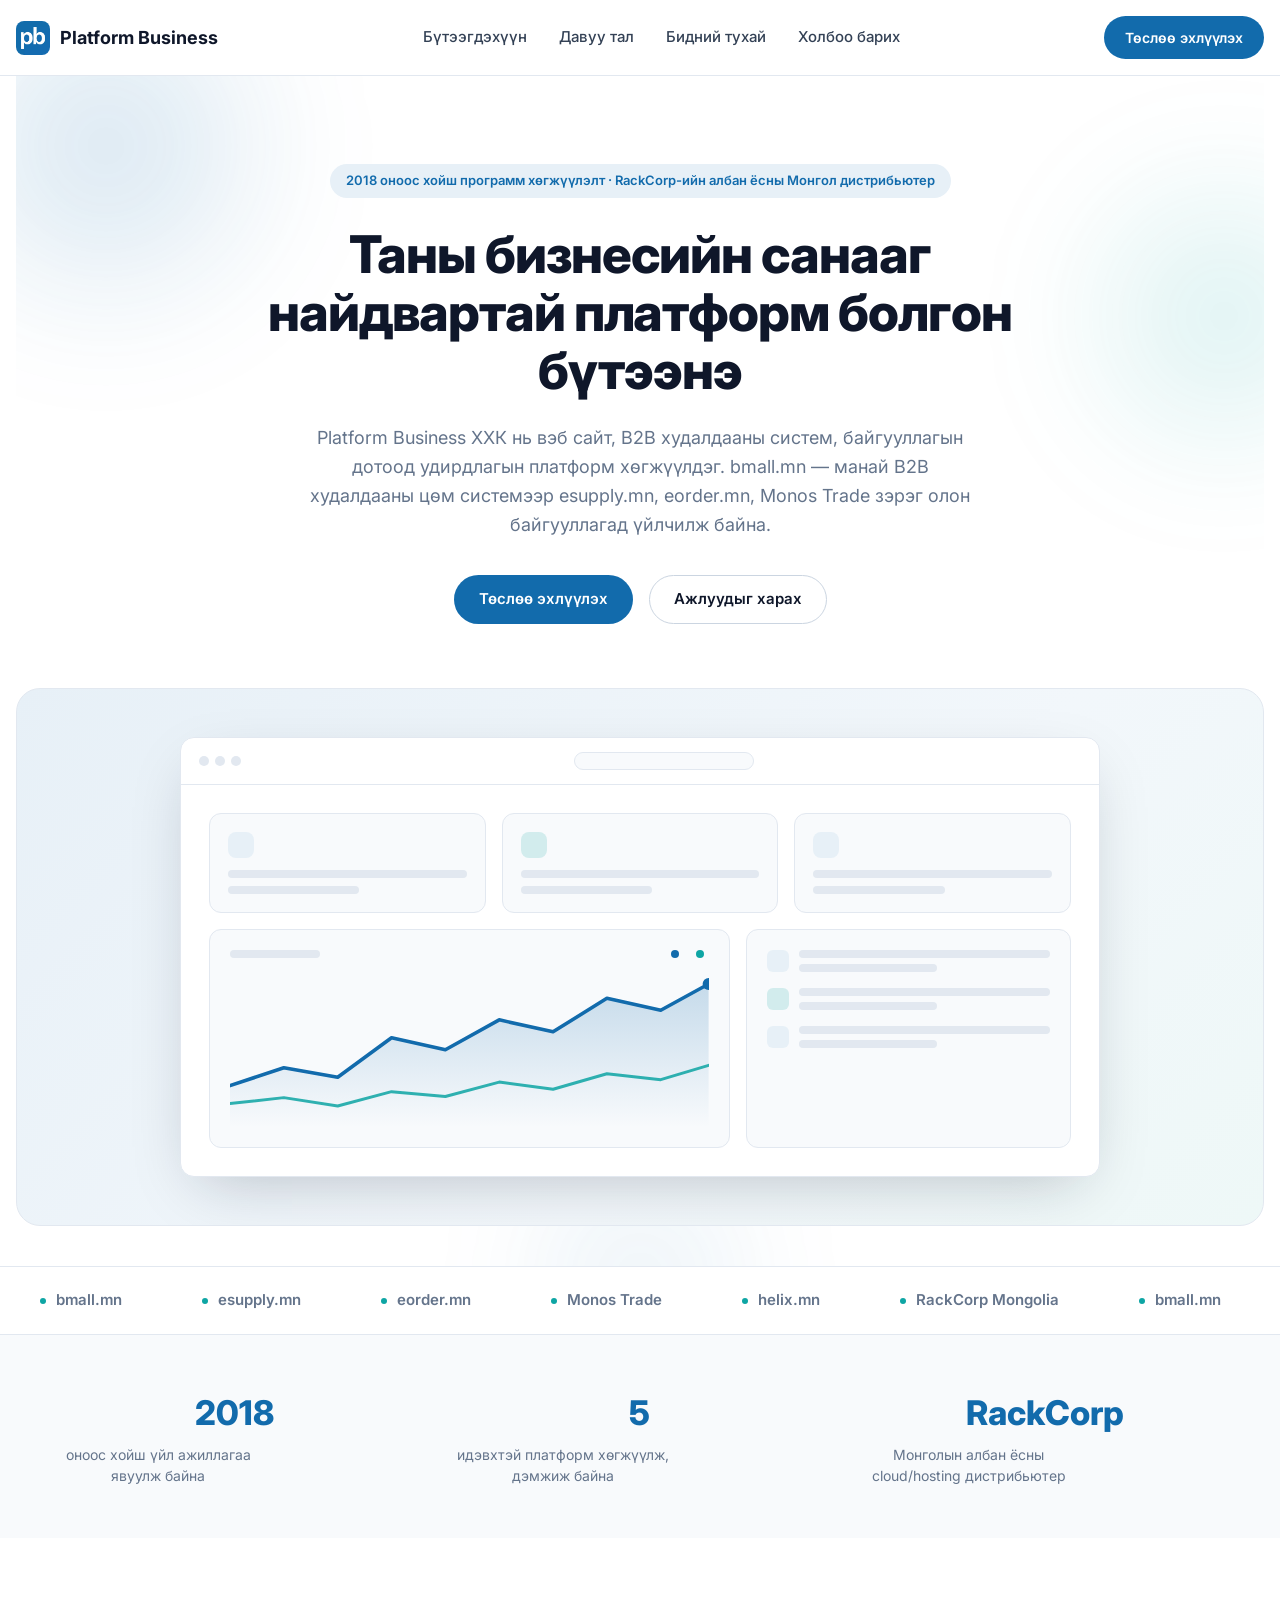
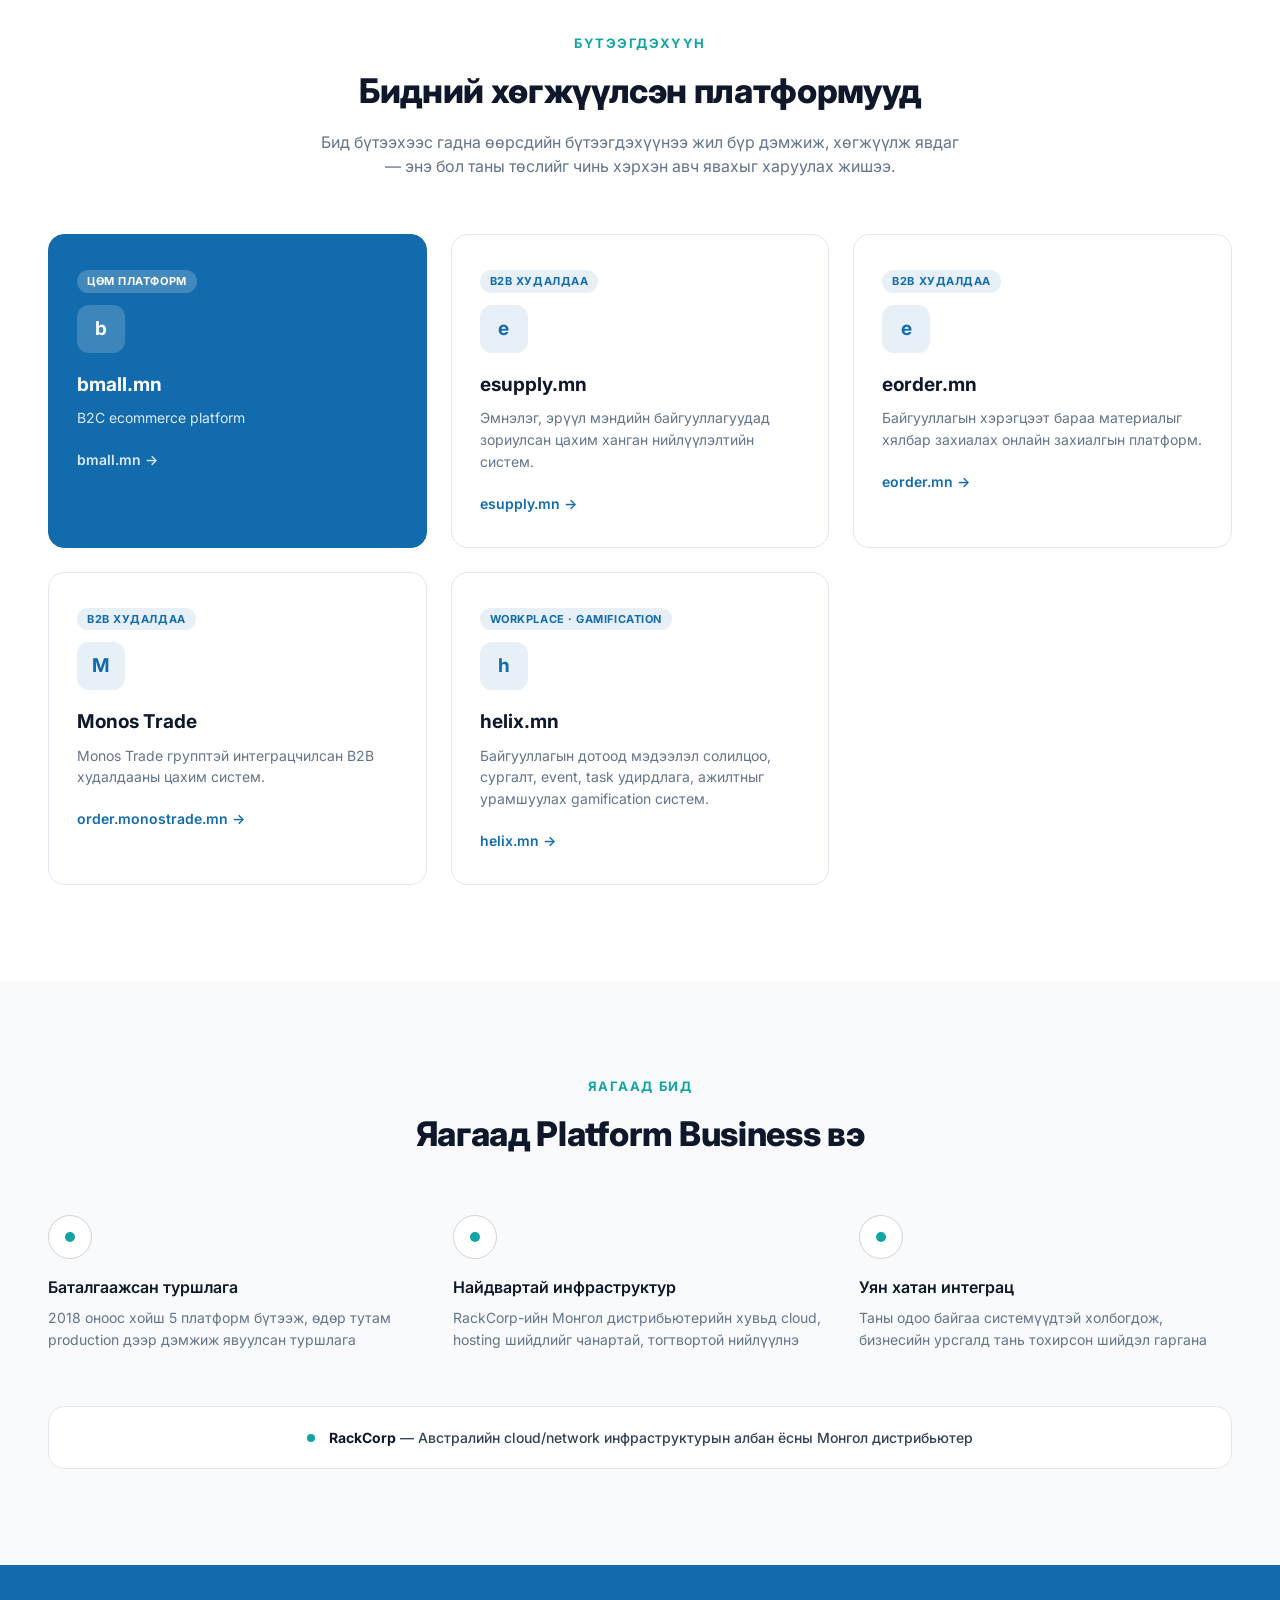
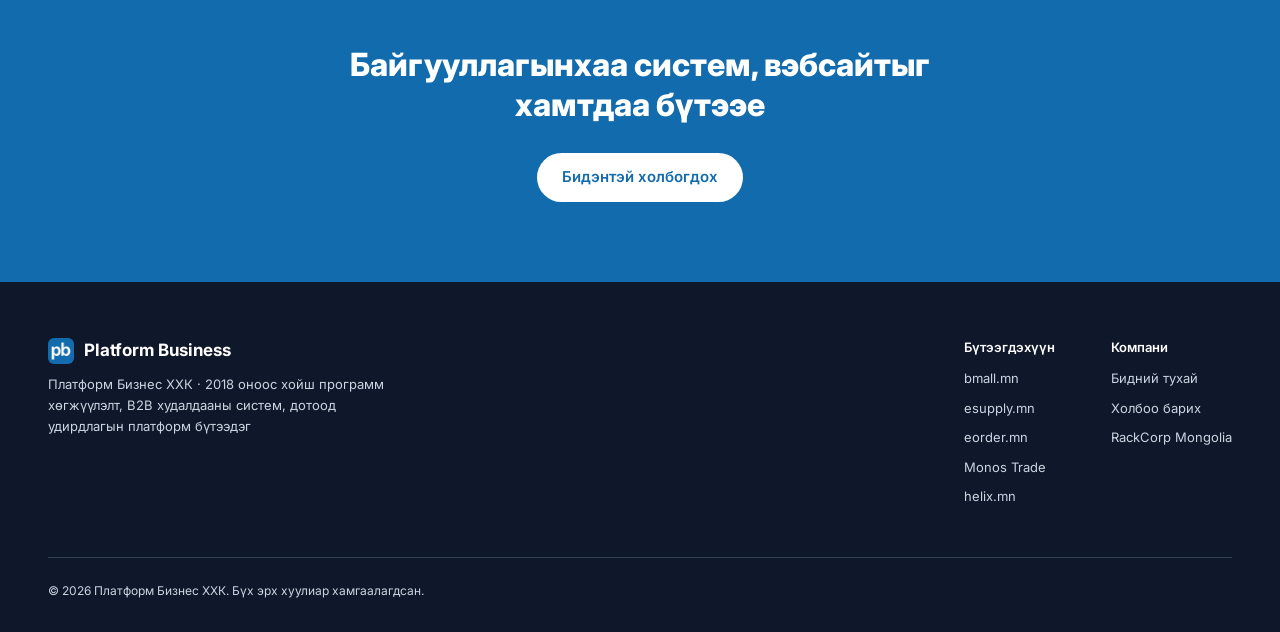
<file: index_2.html>
<!DOCTYPE html>
<html lang="mn">
<head>
<meta charset="UTF-8">
<meta name="viewport" content="width=device-width, initial-scale=1.0">
<title>Platform Business ХХК — Программ хөгжүүлэлт</title>
<link rel="icon" href="assets/logo.jpg">
<link rel="preconnect" href="https://fonts.googleapis.com">
<link rel="preconnect" href="https://fonts.gstatic.com" crossorigin>
<link href="https://fonts.googleapis.com/css2?family=Inter:wght@400;500;600;700;800&display=swap" rel="stylesheet">
<style>
  :root{
    --primary:#126BAC;
    --primary-hover:#0D5181;
    --primary-tint:#E7F0F7;
    --accent:#0EA5A4;
    --ink-900:#0F172A;
    --ink-700:#334155;
    --ink-500:#64748B;
    --ink-300:#CBD5E1;
    --border-200:#E2E8F0;
    --bg-50:#F8FAFC;
    --white:#FFFFFF;
  }
  *{box-sizing:border-box;margin:0;padding:0;}
  html{scroll-behavior:smooth;}
  body{
    font-family:'Inter',-apple-system,BlinkMacSystemFont,'Segoe UI',sans-serif;
    color:var(--ink-900);
    background:var(--white);
    line-height:1.5;
    -webkit-font-smoothing:antialiased;
  }
  a{text-decoration:none;color:inherit;}
  img{max-width:100%;display:block;}
  .wrap{max-width:1248px;margin:0 auto;padding:0 32px;}
  @media (max-width:900px){.wrap{padding:0 20px;}}

  /* Header */
  header{
    position:sticky;top:0;z-index:50;
    background:rgba(255,255,255,.92);
    backdrop-filter:blur(8px);
    border-bottom:1px solid var(--border-200);
  }
  .header-inner{display:flex;align-items:center;justify-content:space-between;padding:16px 0;}
  .brand{display:flex;align-items:center;gap:10px;font-weight:700;font-size:18px;}
  .brand img{width:34px;height:34px;border-radius:8px;}
  nav{display:flex;gap:32px;}
  nav a{font-size:15px;font-weight:500;color:var(--ink-700);transition:color .15s;}
  nav a:hover{color:var(--primary);}
  .btn{
    display:inline-flex;align-items:center;justify-content:center;gap:8px;
    border-radius:999px;font-weight:600;font-size:15px;padding:12px 24px;
    border:1px solid transparent;cursor:pointer;transition:.15s;white-space:nowrap;
  }
  .btn-primary{background:var(--primary);color:#fff;}
  .btn-primary:hover{background:var(--primary-hover);}
  .btn-secondary{background:#fff;color:var(--ink-900);border-color:var(--ink-300);}
  .btn-secondary:hover{border-color:var(--ink-500);}
  .btn-sm{padding:10px 20px;font-size:14px;}
  .nav-links{display:flex;align-items:center;gap:32px;}
  .menu-toggle{display:none;background:none;border:none;cursor:pointer;padding:8px;}
  .menu-toggle span{display:block;width:22px;height:2px;background:var(--ink-900);margin:5px 0;}

  @media (max-width:860px){
    nav{display:none;}
    .header-inner .btn-primary{display:none;}
    .menu-toggle{display:block;}
  }

  /* Hero */
  .hero{padding:88px 0 40px;text-align:center;position:relative;overflow:hidden;}
  .hero-blob{
    position:absolute;border-radius:50%;filter:blur(60px);pointer-events:none;z-index:0;
    opacity:.55;
  }
  .hero-blob-1{
    width:420px;height:420px;background:radial-gradient(circle,rgba(18,107,172,.35),rgba(18,107,172,0) 70%);
    top:-140px;left:-120px;animation:blobFloat 14s ease-in-out infinite;
  }
  .hero-blob-2{
    width:360px;height:360px;background:radial-gradient(circle,rgba(14,165,164,.32),rgba(14,165,164,0) 70%);
    top:60px;right:-140px;animation:blobFloat 18s ease-in-out infinite reverse;
  }
  .hero-blob-3{
    width:300px;height:300px;background:radial-gradient(circle,rgba(18,107,172,.2),rgba(18,107,172,0) 70%);
    bottom:-160px;left:38%;animation:blobFloat 16s ease-in-out infinite;
  }
  .hero > *:not(.hero-blob){position:relative;z-index:1;}
  @keyframes blobFloat{
    0%,100%{transform:translate(0,0) scale(1);}
    33%{transform:translate(30px,-24px) scale(1.08);}
    66%{transform:translate(-24px,18px) scale(.95);}
  }
  @keyframes floatY{
    0%,100%{transform:translateY(0);}
    50%{transform:translateY(-14px);}
  }
  @keyframes pulseGlow{
    0%,100%{box-shadow:0 0 0 0 rgba(18,107,172,.25);}
    50%{box-shadow:0 0 0 10px rgba(18,107,172,0);}
  }
  .badge{
    display:inline-flex;align-items:center;gap:6px;
    background:var(--primary-tint);color:var(--primary);
    font-size:13px;font-weight:600;padding:7px 16px;border-radius:999px;margin-bottom:28px;
    animation:pulseGlow 3s ease-in-out infinite;
  }
  .hero h1{
    font-size:52px;font-weight:800;letter-spacing:-.02em;line-height:1.12;
    max-width:820px;margin:0 auto 24px;
  }
  .hero p.lead{
    font-size:18px;color:var(--ink-500);max-width:660px;margin:0 auto 36px;line-height:1.6;
  }
  .hero-ctas{display:flex;gap:16px;justify-content:center;margin-bottom:64px;flex-wrap:wrap;}
  .hero-visual{
    border-radius:24px;background:linear-gradient(135deg,var(--primary-tint) 0%,#f2f7fb 60%,#eef8f7 100%);
    border:1px solid var(--border-200);
    padding:48px;position:relative;overflow:hidden;
  }
  .mock-window{
    background:#fff;border-radius:14px;box-shadow:0 20px 60px -20px rgba(15,23,42,.25);
    border:1px solid var(--border-200);overflow:hidden;max-width:920px;margin:0 auto;
    animation:floatY 6s ease-in-out infinite;
  }
  .mock-bar{display:flex;align-items:center;gap:6px;padding:14px 18px;border-bottom:1px solid var(--border-200);}
  .mock-bar span{width:10px;height:10px;border-radius:50%;background:var(--border-200);}
  .mock-bar .mock-url{
    margin:0 auto;width:180px;height:18px;border-radius:999px;background:var(--bg-50);
    border:1px solid var(--border-200);
  }
  .mock-body{padding:28px;display:flex;flex-direction:column;gap:16px;text-align:left;}

  .mock-stats-row{display:grid;grid-template-columns:repeat(3,1fr);gap:16px;}
  .mock-card{background:var(--bg-50);border:1px solid var(--border-200);border-radius:12px;padding:18px;}
  .mock-card .dot{width:26px;height:26px;border-radius:8px;background:var(--primary-tint);margin-bottom:12px;}
  .mock-card .dot.accent{background:rgba(14,165,164,.16);}
  .mock-line{height:8px;border-radius:4px;background:var(--border-200);margin-bottom:8px;}
  .mock-line.short{width:55%;margin-bottom:0;}

  .mock-main-row{display:grid;grid-template-columns:1.6fr 1fr;gap:16px;}
  .mock-chart-card{background:var(--bg-50);border:1px solid var(--border-200);border-radius:12px;padding:20px;}
  .mock-chart-head{display:flex;justify-content:space-between;align-items:center;margin-bottom:14px;}
  .mock-chart-head .mock-line{margin:0;width:90px;}
  .mock-legend{display:flex;gap:12px;}
  .mock-legend i{width:8px;height:8px;border-radius:50%;background:var(--primary);display:inline-block;margin-right:5px;}
  .mock-legend i.accent{background:var(--accent);}
  .mock-legend span{font-size:0;} /* purely decorative dots, no label text */
  .mock-chart-card svg{display:block;width:100%;height:auto;}

  .mock-list-card{background:var(--bg-50);border:1px solid var(--border-200);border-radius:12px;padding:20px;display:flex;flex-direction:column;gap:16px;}
  .mock-list-row{display:flex;align-items:center;gap:10px;}
  .mock-list-row .rdot{width:22px;height:22px;border-radius:6px;background:var(--primary-tint);flex-shrink:0;}
  .mock-list-row .rdot.accent{background:rgba(14,165,164,.16);}
  .mock-list-row .rlines{flex:1;display:flex;flex-direction:column;gap:6px;}
  .mock-list-row .rlines .mock-line{margin-bottom:0;}

  @media (max-width:700px){
    .hero h1{font-size:34px;}
    .mock-stats-row{grid-template-columns:1fr;}
    .mock-main-row{grid-template-columns:1fr;}
  }

  /* Marquee */
  .marquee-band{border-top:1px solid var(--border-200);border-bottom:1px solid var(--border-200);overflow:hidden;padding:22px 0;background:#fff;}
  .marquee-track{display:flex;width:max-content;animation:marqueeScroll 28s linear infinite;}
  .marquee-band:hover .marquee-track{animation-play-state:paused;}
  .marquee-item{
    display:flex;align-items:center;gap:10px;padding:0 40px;font-size:15px;font-weight:600;color:var(--ink-500);
    white-space:nowrap;
  }
  .marquee-item i{width:6px;height:6px;border-radius:50%;background:var(--accent);display:inline-block;}
  @keyframes marqueeScroll{
    0%{transform:translateX(0);}
    100%{transform:translateX(-50%);}
  }

  /* Scroll reveal */
  .reveal{opacity:0;transform:translateY(26px);transition:opacity .7s ease, transform .7s ease;}
  .reveal.in-view{opacity:1;transform:translateY(0);}

  @media (prefers-reduced-motion:reduce){
    .hero-blob,.mock-window,.badge,.marquee-track{animation:none !important;}
    .reveal{opacity:1 !important;transform:none !important;transition:none !important;}
  }

  /* Stats */
  .stats{background:var(--bg-50);padding:52px 0;}
  .stats .wrap{display:flex;justify-content:space-between;flex-wrap:wrap;gap:32px;text-align:center;}
  .stat-num{font-size:34px;font-weight:800;color:var(--primary);margin-bottom:6px;}
  .stat-label{font-size:14px;color:var(--ink-500);max-width:220px;}
  .stat-item{flex:1;min-width:150px;}

  /* Section shared */
  section.pad{padding:96px 0;}
  .section-head{text-align:center;max-width:640px;margin:0 auto 56px;}
  .kicker{font-size:13px;font-weight:700;letter-spacing:.12em;color:var(--accent);margin-bottom:12px;}
  .section-head h2{font-size:34px;font-weight:800;margin-bottom:14px;letter-spacing:-.01em;}
  .section-head p{color:var(--ink-500);font-size:16px;}

  /* Products */
  .products-grid{display:grid;grid-template-columns:repeat(3,1fr);gap:24px;}
  @media (max-width:900px){.products-grid{grid-template-columns:1fr 1fr;}}
  @media (max-width:600px){.products-grid{grid-template-columns:1fr;}}
  .product-card{
    border:1px solid var(--border-200);border-radius:16px;padding:32px 28px;
    transition:transform .25s ease, box-shadow .25s ease, border-color .25s ease;background:#fff;
  }
  .product-card:hover{border-color:var(--primary);box-shadow:0 16px 40px -18px rgba(18,107,172,.4);transform:translateY(-6px);}
  .product-card.flagship{background:var(--primary);border-color:var(--primary);color:#fff;}
  .product-card.flagship .product-desc,.product-card.flagship .product-link{color:#dceaf5;}
  .product-card.flagship .icon-box{background:rgba(255,255,255,.18);color:#fff;}
  .icon-box{
    width:48px;height:48px;border-radius:12px;background:var(--primary-tint);color:var(--primary);
    display:flex;align-items:center;justify-content:center;font-weight:700;font-size:19px;margin-bottom:18px;
  }
  .product-card h3{font-size:19px;font-weight:700;margin-bottom:8px;}
  .tag-pill{
    display:inline-block;font-size:11px;font-weight:700;letter-spacing:.05em;
    background:rgba(255,255,255,.2);padding:3px 10px;border-radius:999px;margin-bottom:12px;
  }
  .product-card:not(.flagship) .tag-pill{background:var(--primary-tint);color:var(--primary);}
  .product-desc{font-size:14px;color:var(--ink-500);line-height:1.55;margin-bottom:18px;}
  .product-link{font-size:14px;font-weight:600;color:var(--primary);}

  /* Why us */
  .whyus{background:var(--bg-50);}
  .why-grid{display:grid;grid-template-columns:repeat(3,1fr);gap:32px;}
  @media (max-width:900px){.why-grid{grid-template-columns:1fr 1fr;}}
  @media (max-width:560px){.why-grid{grid-template-columns:1fr;}}
  .why-icon{
    width:44px;height:44px;border-radius:50%;background:#fff;border:1px solid var(--ink-300);
    display:flex;align-items:center;justify-content:center;margin-bottom:16px;
  }
  .why-icon .dot{width:10px;height:10px;border-radius:50%;background:var(--accent);}
  .why-item h4{font-size:16px;font-weight:600;margin-bottom:8px;}
  .why-item p{font-size:14px;color:var(--ink-500);line-height:1.55;}

  /* Partner strip */
  .partner-strip{
    display:flex;align-items:center;justify-content:center;gap:14px;
    background:#fff;
    border:1px solid var(--border-200);border-radius:16px;padding:20px 28px;margin-top:56px;
    flex-wrap:wrap;text-align:center;
  }
  .partner-strip .badge-dot{width:8px;height:8px;border-radius:50%;background:var(--accent);}
  .partner-strip span.label{font-size:14px;color:var(--ink-700);font-weight:500;}
  .partner-strip strong{color:var(--ink-900);}

  /* CTA band */
  .cta-band{background:var(--primary);color:#fff;padding:80px 0;text-align:center;}
  .cta-band h2{font-size:32px;font-weight:800;max-width:680px;margin:0 auto 28px;line-height:1.25;}
  .cta-band .btn-primary{background:#fff;color:var(--primary);}
  .cta-band .btn-primary:hover{background:#eef4fa;}

  /* Footer */
  footer{background:var(--ink-900);color:var(--ink-300);padding:56px 0 32px;}
  .footer-top{display:flex;justify-content:space-between;gap:40px;flex-wrap:wrap;margin-bottom:40px;}
  .footer-brand-row{display:flex;align-items:center;gap:10px;margin-bottom:10px;}
  .footer-brand-row img{width:26px;height:26px;border-radius:6px;}
  .footer-brand-row strong{color:#fff;font-size:17px;}
  .footer-tagline{font-size:13px;max-width:340px;line-height:1.6;}
  .footer-links{display:flex;gap:56px;flex-wrap:wrap;}
  .footer-col h5{color:#fff;font-size:13px;font-weight:600;margin-bottom:12px;}
  .footer-col a,.footer-col span{display:block;font-size:13px;margin-bottom:10px;color:var(--ink-300);}
  .footer-col a:hover{color:#fff;}
  .footer-divider{height:1px;background:#334155;margin-bottom:24px;}
  .footer-bottom{font-size:12px;}
</style>
</head>
<body>

<header>
  <div class="wrap header-inner">
    <a href="#top" class="brand"><img src="assets/logo.jpg" alt="Platform Business"> Platform Business</a>
    <nav>
      <a href="#products">Бүтээгдэхүүн</a>
      <a href="#whyus">Давуу тал</a>
      <a href="#about">Бидний тухай</a>
      <a href="mailto:info@platformbusiness.mn">Холбоо барих</a>
    </nav>
    <div class="nav-links">
      <a href="#contact" class="btn btn-primary btn-sm">Төслөө эхлүүлэх</a>
    </div>
  </div>
</header>

<main id="top">

  <!-- HERO -->
  <section class="hero wrap">
    <div class="hero-blob hero-blob-1"></div>
    <div class="hero-blob hero-blob-2"></div>
    <div class="hero-blob hero-blob-3"></div>
    <div class="badge">2018 оноос хойш программ хөгжүүлэлт · RackCorp-ийн албан ёсны Монгол дистрибьютер</div>
    <h1>Таны бизнесийн санааг найдвартай платформ болгон бүтээнэ</h1>
    <p class="lead">Platform Business ХХК нь вэб сайт, B2B худалдааны систем, байгууллагын дотоод удирдлагын платформ хөгжүүлдэг. bmall.mn — манай B2B худалдааны цөм системээр esupply.mn, eorder.mn, Monos Trade зэрэг олон байгууллагад үйлчилж байна.</p>
    <div class="hero-ctas">
      <a href="#contact" class="btn btn-primary">Төслөө эхлүүлэх</a>
      <a href="#products" class="btn btn-secondary">Ажлуудыг харах</a>
    </div>

    <div class="hero-visual">
      <div class="mock-window">
        <div class="mock-bar"><span></span><span></span><span></span><div class="mock-url"></div></div>
        <div class="mock-body">

          <div class="mock-stats-row">
            <div class="mock-card"><div class="dot"></div><div class="mock-line"></div><div class="mock-line short"></div></div>
            <div class="mock-card"><div class="dot accent"></div><div class="mock-line"></div><div class="mock-line short"></div></div>
            <div class="mock-card"><div class="dot"></div><div class="mock-line"></div><div class="mock-line short"></div></div>
          </div>

          <div class="mock-main-row">
            <div class="mock-chart-card">
              <div class="mock-chart-head">
                <div class="mock-line"></div>
                <div class="mock-legend"><i></i><i class="accent"></i></div>
              </div>
              <svg viewBox="0 0 400 130" preserveAspectRatio="none">
                <defs>
                  <linearGradient id="chartFill" x1="0" y1="0" x2="0" y2="1">
                    <stop offset="0%" stop-color="#126BAC" stop-opacity="0.22"/>
                    <stop offset="100%" stop-color="#126BAC" stop-opacity="0"/>
                  </linearGradient>
                </defs>
                <path d="M0,95 L45,80 L90,88 L135,55 L180,65 L225,40 L270,50 L315,22 L360,32 L400,10 L400,130 L0,130 Z" fill="url(#chartFill)"/>
                <path d="M0,95 L45,80 L90,88 L135,55 L180,65 L225,40 L270,50 L315,22 L360,32 L400,10" fill="none" stroke="#126BAC" stroke-width="3" stroke-linecap="round" stroke-linejoin="round"/>
                <path d="M0,110 L45,105 L90,112 L135,100 L180,104 L225,92 L270,98 L315,85 L360,90 L400,78" fill="none" stroke="#0EA5A4" stroke-width="2.5" stroke-linecap="round" stroke-linejoin="round" opacity="0.85"/>
                <circle cx="400" cy="10" r="5" fill="#126BAC"/>
              </svg>
            </div>

            <div class="mock-list-card">
              <div class="mock-list-row"><div class="rdot"></div><div class="rlines"><div class="mock-line"></div><div class="mock-line short"></div></div></div>
              <div class="mock-list-row"><div class="rdot accent"></div><div class="rlines"><div class="mock-line"></div><div class="mock-line short"></div></div></div>
              <div class="mock-list-row"><div class="rdot"></div><div class="rlines"><div class="mock-line"></div><div class="mock-line short"></div></div></div>
            </div>
          </div>

        </div>
      </div>
    </div>
  </section>

  <!-- MARQUEE -->
  <div class="marquee-band">
    <div class="marquee-track">
      <span class="marquee-item"><i></i>bmall.mn</span>
      <span class="marquee-item"><i></i>esupply.mn</span>
      <span class="marquee-item"><i></i>eorder.mn</span>
      <span class="marquee-item"><i></i>Monos Trade</span>
      <span class="marquee-item"><i></i>helix.mn</span>
      <span class="marquee-item"><i></i>RackCorp Mongolia</span>
      <span class="marquee-item"><i></i>bmall.mn</span>
      <span class="marquee-item"><i></i>esupply.mn</span>
      <span class="marquee-item"><i></i>eorder.mn</span>
      <span class="marquee-item"><i></i>Monos Trade</span>
      <span class="marquee-item"><i></i>helix.mn</span>
      <span class="marquee-item"><i></i>RackCorp Mongolia</span>
    </div>
  </div>

  <!-- STATS -->
  <section class="stats">
    <div class="wrap">
      <div class="stat-item reveal"><div class="stat-num">2018</div><div class="stat-label">оноос хойш үйл ажиллагаа явуулж байна</div></div>
      <div class="stat-item reveal"><div class="stat-num">5</div><div class="stat-label">идэвхтэй платформ хөгжүүлж, дэмжиж байна</div></div>
      <div class="stat-item reveal"><div class="stat-num">RackCorp</div><div class="stat-label">Монголын албан ёсны cloud/hosting дистрибьютер</div></div>
    </div>
  </section>

  <!-- PRODUCTS -->
  <section class="pad" id="products">
    <div class="wrap">
      <div class="section-head reveal">
        <div class="kicker">БҮТЭЭГДЭХҮҮН</div>
        <h2>Бидний хөгжүүлсэн платформууд</h2>
        <p>Бид бүтээхээс гадна өөрсдийн бүтээгдэхүүнээ жил бүр дэмжиж, хөгжүүлж явдаг — энэ бол таны төслийг чинь хэрхэн авч явахыг харуулах жишээ.</p>
      </div>

      <div class="products-grid">
        <div class="product-card flagship reveal">
          <div class="tag-pill">ЦӨМ ПЛАТФОРМ</div>
          <div class="icon-box">b</div>
          <h3>bmall.mn</h3>
          <p class="product-desc">B2C ecommerce platform</p>
          <a href="https://bmall.mn" target="_blank" class="product-link">bmall.mn →</a>
        </div>
        <div class="product-card reveal">
          <div class="tag-pill">B2B ХУДАЛДАА</div>
          <div class="icon-box">e</div>
          <h3>esupply.mn</h3>
          <p class="product-desc">Эмнэлэг, эрүүл мэндийн байгууллагуудад зориулсан цахим ханган нийлүүлэлтийн систем.</p>
          <a href="https://esupply.mn" target="_blank" class="product-link">esupply.mn →</a>
        </div>
        <div class="product-card reveal">
          <div class="tag-pill">B2B ХУДАЛДАА</div>
          <div class="icon-box">e</div>
          <h3>eorder.mn</h3>
          <p class="product-desc">Байгууллагын хэрэгцээт бараа материалыг хялбар захиалах онлайн захиалгын платформ.</p>
          <a href="https://eorder.mn" target="_blank" class="product-link">eorder.mn →</a>
        </div>
        <div class="product-card reveal">
          <div class="tag-pill">B2B ХУДАЛДАА</div>
          <div class="icon-box">M</div>
          <h3>Monos Trade</h3>
          <p class="product-desc">Monos Trade групптэй интеграцчилсан B2B худалдааны цахим систем.</p>
          <a href="https://order.monostrade.mn" target="_blank" class="product-link">order.monostrade.mn →</a>
        </div>
        <div class="product-card reveal">
          <div class="tag-pill">WORKPLACE · GAMIFICATION</div>
          <div class="icon-box">h</div>
          <h3>helix.mn</h3>
          <p class="product-desc">Байгууллагын дотоод мэдээлэл солилцоо, сургалт, event, task удирдлага, ажилтныг урамшуулах gamification систем.</p>
          <a href="https://helix.mn" target="_blank" class="product-link">helix.mn →</a>
        </div>
      </div>
    </div>
  </section>

  <!-- WHY US -->
  <section class="pad whyus" id="whyus">
    <div class="wrap">
      <div class="section-head reveal">
        <div class="kicker">ЯАГААД БИД</div>
        <h2>Яагаад Platform Business вэ</h2>
      </div>

      <div class="why-grid">
        <div class="why-item reveal">
          <div class="why-icon"><div class="dot"></div></div>
          <h4>Баталгаажсан туршлага</h4>
          <p>2018 оноос хойш 5 платформ бүтээж, өдөр тутам production дээр дэмжиж явуулсан туршлага</p>
        </div>
        <div class="why-item reveal">
          <div class="why-icon"><div class="dot"></div></div>
          <h4>Найдвартай инфраструктур</h4>
          <p>RackCorp-ийн Монгол дистрибьютерийн хувьд cloud, hosting шийдлийг чанартай, тогтвортой нийлүүлнэ</p>
        </div>
        <div class="why-item reveal">
          <div class="why-icon"><div class="dot"></div></div>
          <h4>Уян хатан интеграц</h4>
          <p>Таны одоо байгаа системүүдтэй холбогдож, бизнесийн урсгалд тань тохирсон шийдэл гаргана</p>
        </div>
      </div>

      <div class="partner-strip reveal">
        <span class="badge-dot"></span>
        <span class="label"><strong>RackCorp</strong> — Австралийн cloud/network инфраструктурын албан ёсны Монгол дистрибьютер</span>
      </div>
    </div>
  </section>

  <!-- CTA -->
  <section class="cta-band" id="contact">
    <div class="wrap">
      <h2>Байгууллагынхаа систем, вэбсайтыг хамтдаа бүтээе</h2>
      <a href="mailto:info@platformbusiness.mn" class="btn btn-primary">Бидэнтэй холбогдох</a>
    </div>
  </section>

</main>

<footer id="about">
  <div class="wrap">
    <div class="footer-top">
      <div>
        <div class="footer-brand-row"><img src="assets/logo.jpg" alt="Platform Business"><strong>Platform Business</strong></div>
        <div class="footer-tagline">Платформ Бизнес ХХК · 2018 оноос хойш программ хөгжүүлэлт, B2B худалдааны систем, дотоод удирдлагын платформ бүтээдэг</div>
      </div>
      <div class="footer-links">
        <div class="footer-col">
          <h5>Бүтээгдэхүүн</h5>
          <a href="https://bmall.mn" target="_blank">bmall.mn</a>
          <a href="https://esupply.mn" target="_blank">esupply.mn</a>
          <a href="https://eorder.mn" target="_blank">eorder.mn</a>
          <a href="https://order.monostrade.mn" target="_blank">Monos Trade</a>
          <a href="https://helix.mn" target="_blank">helix.mn</a>
        </div>
        <div class="footer-col">
          <h5>Компани</h5>
          <span>Бидний тухай</span>
          <a href="mailto:info@platformbusiness.mn">Холбоо барих</a>
          <span>RackCorp Mongolia</span>
        </div>
      </div>
    </div>
    <div class="footer-divider"></div>
    <div class="footer-bottom">© 2026 Платформ Бизнес ХХК. Бүх эрх хуулиар хамгаалагдсан.</div>
  </div>
</footer>

<script>
  (function(){
    var els = document.querySelectorAll('.reveal');
    if (!('IntersectionObserver' in window)) {
      els.forEach(function(el){ el.classList.add('in-view'); });
      return;
    }
    var io = new IntersectionObserver(function(entries){
      entries.forEach(function(entry){
        if (entry.isIntersecting) {
          entry.target.classList.add('in-view');
          io.unobserve(entry.target);
        }
      });
    }, { threshold: 0.15, rootMargin: '0px 0px -40px 0px' });
    els.forEach(function(el, i){
      el.style.transitionDelay = (Math.min(i % 4, 3) * 0.08) + 's';
      io.observe(el);
    });
  })();
</script>
</body>
</html>
</file>
<file: assets/legal.css>
:root{
  --primary:#126BAC;
  --primary-hover:#0D5181;
  --primary-tint:#E7F0F7;
  --accent:#0EA5A4;
  --ink-900:#0F172A;
  --ink-700:#334155;
  --ink-500:#64748B;
  --ink-300:#CBD5E1;
  --border-200:#E2E8F0;
  --bg-50:#F8FAFC;
  --white:#FFFFFF;
}
*{box-sizing:border-box;margin:0;padding:0;}
html{scroll-behavior:smooth;}
body{
  font-family:'Inter',-apple-system,BlinkMacSystemFont,'Segoe UI',sans-serif;
  color:var(--ink-900);
  background:var(--white);
  line-height:1.5;
  -webkit-font-smoothing:antialiased;
}
a{text-decoration:none;color:inherit;}
img{max-width:100%;display:block;}
.wrap{max-width:1248px;margin:0 auto;padding:0 32px;}
@media (max-width:900px){.wrap{padding:0 20px;}}

header{
  position:sticky;top:0;z-index:50;
  background:rgba(255,255,255,.92);
  backdrop-filter:blur(8px);
  border-bottom:1px solid var(--border-200);
}
.header-inner{display:flex;align-items:center;justify-content:space-between;padding:16px 0;}
.brand{display:flex;align-items:center;gap:10px;font-weight:700;font-size:18px;}
.brand img{width:34px;height:34px;border-radius:8px;}
.back-link{font-size:15px;font-weight:500;color:var(--ink-700);transition:color .15s;}
.back-link:hover{color:var(--primary);}

main{max-width:760px;margin:0 auto;padding:64px 32px 88px;}
@media (max-width:900px){main{padding:48px 20px 64px;}}

.doc-badge{
  display:inline-flex;align-items:center;
  background:var(--primary-tint);color:var(--primary);
  font-size:13px;font-weight:600;padding:7px 16px;border-radius:999px;margin-bottom:24px;
}
h1{font-size:38px;font-weight:800;letter-spacing:-.02em;line-height:1.15;margin-bottom:12px;}
@media (max-width:640px){h1{font-size:30px;}}
.meta{color:var(--ink-500);font-size:15px;margin-bottom:40px;}
h2{font-size:21px;font-weight:700;letter-spacing:-.01em;margin:44px 0 14px;}
h3{font-size:16px;font-weight:600;margin:28px 0 10px;}
p{color:var(--ink-700);font-size:16px;line-height:1.75;margin-bottom:16px;}
ul,ol{color:var(--ink-700);font-size:16px;line-height:1.75;margin:0 0 16px 22px;}
li{margin-bottom:8px;}
main a{color:var(--primary);font-weight:500;}
main a:hover{color:var(--primary-hover);text-decoration:underline;}
code{background:var(--bg-50);border:1px solid var(--border-200);padding:2px 7px;border-radius:5px;font-size:14px;font-family:ui-monospace,SFMono-Regular,Menlo,monospace;}
.callout{
  background:var(--bg-50);border:1px solid var(--border-200);
  border-radius:12px;padding:20px 24px;margin:24px 0;
}
.callout p:last-child{margin-bottom:0;}
table{width:100%;border-collapse:collapse;margin:20px 0;font-size:15px;}
th,td{text-align:left;padding:12px 14px;border-bottom:1px solid var(--border-200);vertical-align:top;}
th{font-weight:600;color:var(--ink-900);background:var(--bg-50);}
td{color:var(--ink-700);}
.lang-divider{border:0;border-top:1px solid var(--border-200);margin:64px 0 48px;}

footer{background:var(--ink-900);color:var(--ink-300);padding:56px 0 32px;}
.footer-top{display:flex;justify-content:space-between;gap:40px;flex-wrap:wrap;margin-bottom:40px;}
.footer-brand-row{display:flex;align-items:center;gap:10px;margin-bottom:10px;}
.footer-brand-row img{width:26px;height:26px;border-radius:6px;}
.footer-brand-row strong{color:#fff;font-size:17px;}
.footer-tagline{font-size:13px;max-width:340px;line-height:1.6;}
.footer-contact{font-size:13px;line-height:1.8;margin-top:14px;max-width:340px;}
.footer-links{display:flex;gap:56px;flex-wrap:wrap;}
.footer-col h5{color:#fff;font-size:13px;font-weight:600;margin-bottom:12px;}
.footer-col a,.footer-col span{display:block;font-size:13px;margin-bottom:10px;color:var(--ink-300);}
.footer-col a:hover{color:#fff;}
.footer-divider{height:1px;background:#334155;margin-bottom:24px;}
.footer-bottom{font-size:12px;}
</file>
